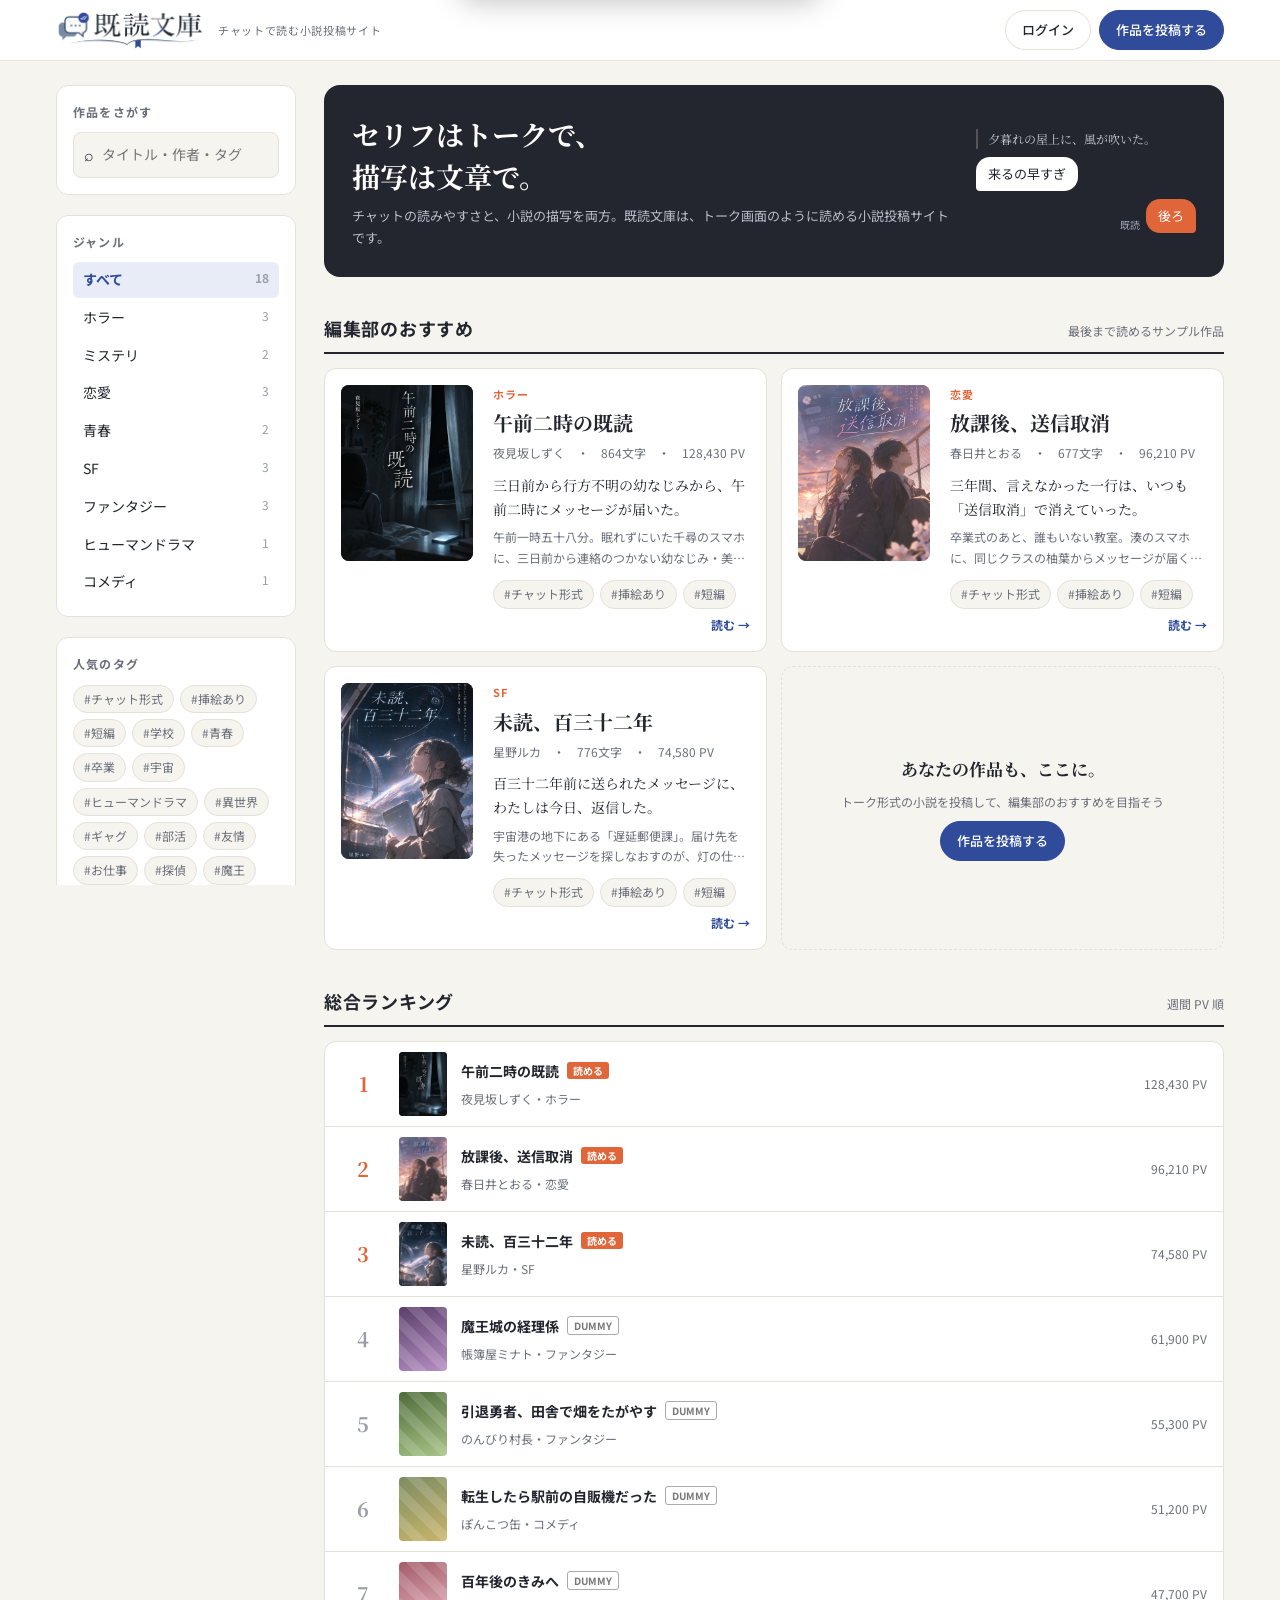
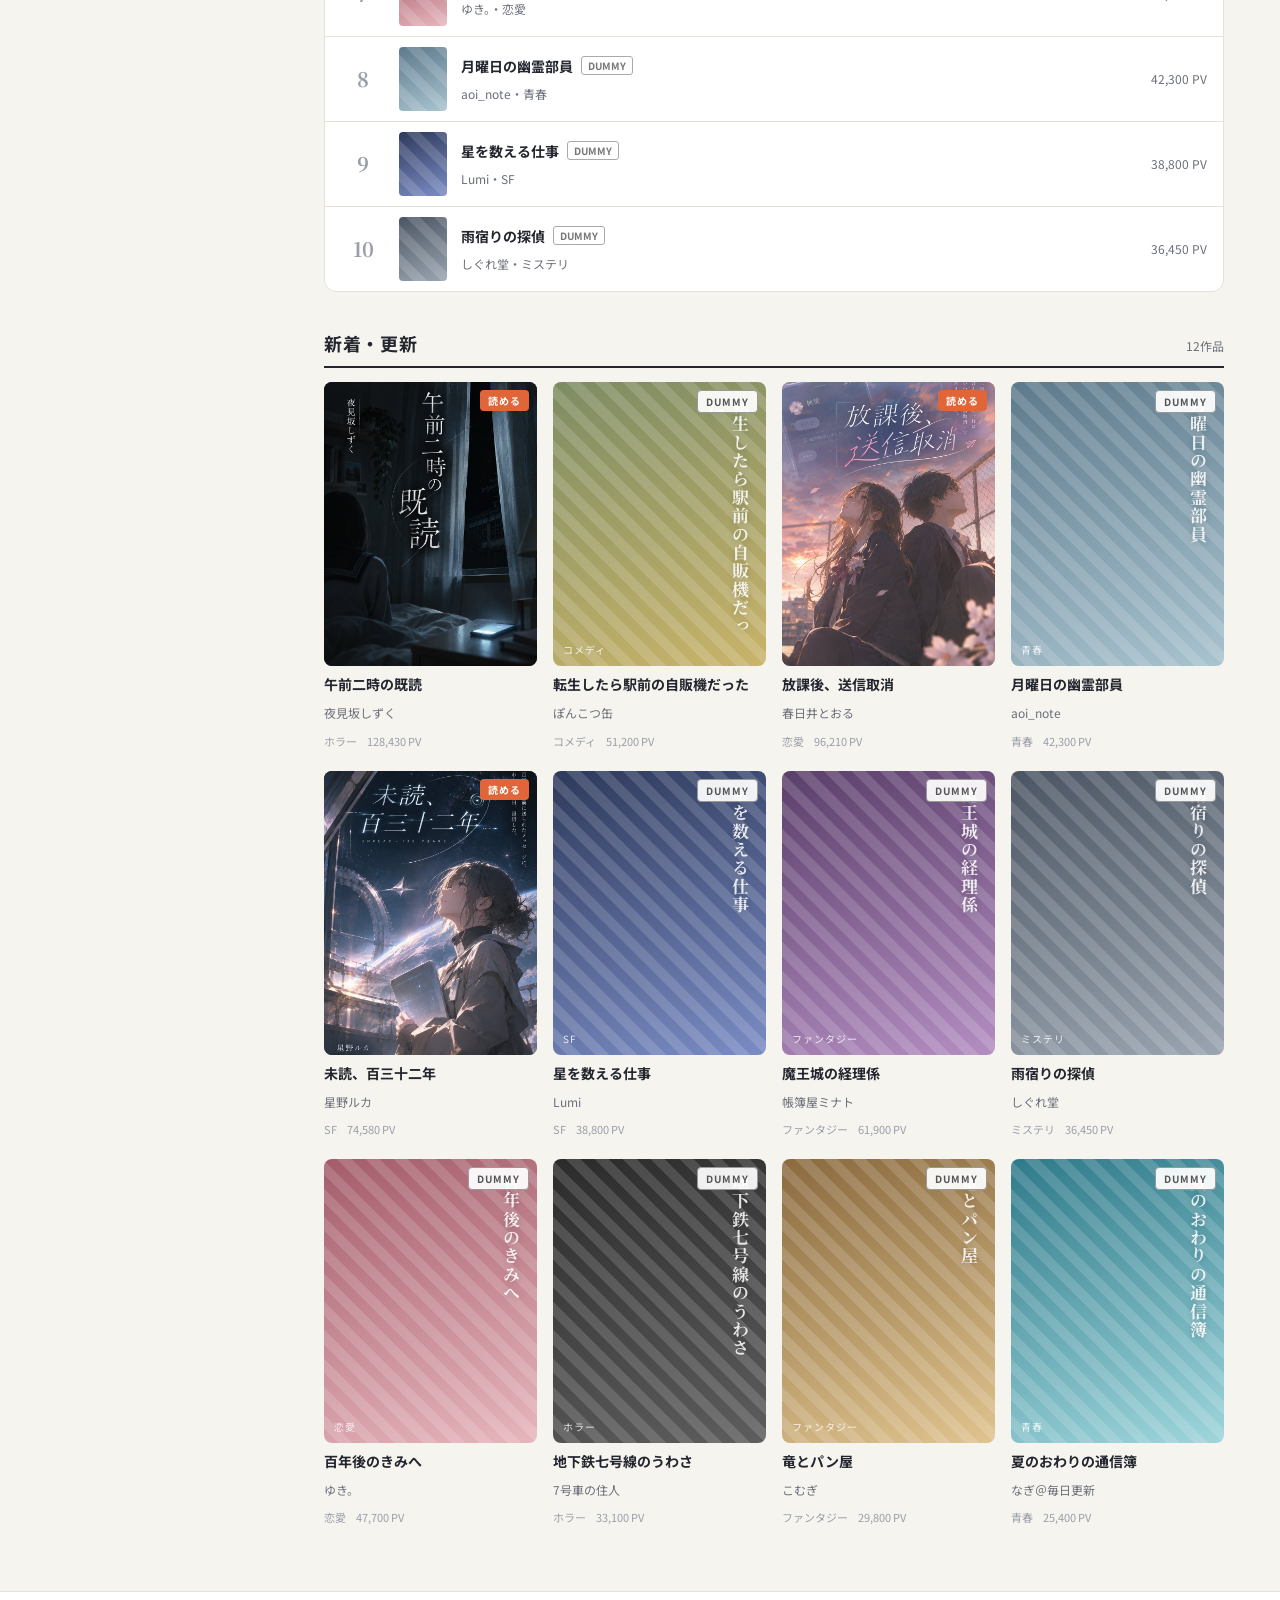
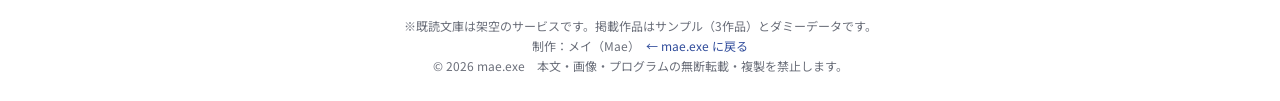
<file: web/01/index.html>
<!DOCTYPE html>
<html lang="ja">
<head>
<meta charset="UTF-8">
<meta name="viewport" content="width=device-width, initial-scale=1">
<title>既読文庫 — チャットで読む小説投稿サイト</title>
<!-- 検索エンジンに載せない（URLを知っている人だけが見る想定） -->
<meta name="robots" content="noindex, nofollow, noarchive, noimageindex">
<link rel="preconnect" href="https://fonts.googleapis.com">
<link rel="preconnect" href="https://fonts.gstatic.com" crossorigin>
<link href="https://fonts.googleapis.com/css2?family=Noto+Sans+JP:wght@400;500;700&family=Noto+Serif+JP:wght@400;600;700&display=swap" rel="stylesheet">
<style>
:root{
  --paper:#f6f4ef; --surface:#ffffff; --ink:#23262e; --sub:#6b6f7a; --faint:#9a9ea8; --line:#e4e1d9;
  --accent:#2f4b9a; --accent-soft:#e8ecf7; --kidoku:#e0663a;
  --sans:"Noto Sans JP","Hiragino Sans","Yu Gothic",sans-serif;
  --serif:"Noto Serif JP","Hiragino Mincho ProN","Yu Mincho",serif;
}
*{box-sizing:border-box;margin:0;padding:0}
body{background:var(--paper);color:var(--ink);font-family:var(--sans);line-height:1.7;-webkit-font-smoothing:antialiased}
a{color:inherit;text-decoration:none}
button{font:inherit;color:inherit;background:none;border:0;cursor:pointer}
input,select{font:inherit;color:inherit}

/* ===== サイト共通 ===== */
.site-head{background:var(--surface);border-bottom:1px solid var(--line);position:sticky;top:0;z-index:20}
.site-head .in{max-width:1200px;margin:0 auto;padding:0 16px;height:60px;display:flex;align-items:center;gap:16px}
.logo{display:flex;align-items:center;gap:10px}
.logo .mark{position:relative;width:34px;height:28px;background:var(--accent);border-radius:8px;display:grid;place-items:center;color:#fff;font-family:var(--serif);font-weight:700;font-size:15px}
.logo .mark::after{content:"";position:absolute;left:6px;bottom:-6px;border:6px solid transparent;border-top-color:var(--accent);border-left-color:var(--accent);border-bottom:0;border-right-width:4px}
.logo b{font-family:var(--serif);font-size:21px;font-weight:700;letter-spacing:.08em}
.logo small{font-size:11px;color:var(--sub);letter-spacing:.06em;margin-left:4px}
.logo .logo-img{display:none;height:40px;width:auto}
.logo.has-img .logo-img{display:block}
.logo.has-img .mark,.logo.has-img b{display:none}
.head-right{margin-left:auto;display:flex;gap:8px}
.btn{display:inline-flex;align-items:center;gap:6px;padding:8px 16px;border-radius:999px;font-size:13px;font-weight:500;border:1px solid var(--line);background:var(--surface);transition:background .15s,border-color .15s}
.btn:hover{border-color:var(--ink)}
.btn.primary{background:var(--accent);border-color:var(--accent);color:#fff}
.btn.primary:hover{background:#243c7d}

.layout{max-width:1200px;margin:0 auto;padding:24px 16px 64px;display:grid;grid-template-columns:240px minmax(0,1fr);gap:28px}
.side{position:sticky;top:84px;align-self:start;display:flex;flex-direction:column;gap:20px;max-height:calc(100vh - 100px);overflow-y:auto;scrollbar-width:thin}
.box{background:var(--surface);border:1px solid var(--line);border-radius:12px;padding:16px}
.box h3{font-size:12px;color:var(--sub);font-weight:700;letter-spacing:.1em;margin-bottom:10px}
.search{display:flex;align-items:center;gap:8px;border:1px solid var(--line);border-radius:8px;padding:8px 10px;background:var(--paper)}
.search input{border:0;background:none;outline:none;width:100%;font-size:14px}
.search:focus-within{border-color:var(--accent)}
.genres{list-style:none;display:flex;flex-direction:column;gap:2px}
.genres button{width:100%;display:flex;justify-content:space-between;padding:6px 10px;border-radius:6px;font-size:14px;text-align:left}
.genres button:hover{background:var(--paper)}
.genres button.on{background:var(--accent-soft);color:var(--accent);font-weight:700}
.genres button span{color:var(--faint);font-size:12px}
.tags{display:flex;flex-wrap:wrap;gap:6px}
.tag{font-size:12px;padding:3px 10px;border-radius:999px;background:var(--paper);border:1px solid var(--line);color:var(--sub)}
button.tag:hover{border-color:var(--sub)}
.tag.on{background:var(--accent);border-color:var(--accent);color:#fff}
.sort{display:flex;flex-direction:column;gap:6px;font-size:14px}
.sort label{display:flex;gap:8px;align-items:center;cursor:pointer}

.main{display:flex;flex-direction:column;gap:36px;min-width:0}
.sec-title{display:flex;align-items:baseline;justify-content:space-between;gap:12px;margin-bottom:14px;padding-bottom:8px;border-bottom:2px solid var(--ink)}
.sec-title h2{font-size:18px;font-weight:700;letter-spacing:.04em}
.sec-title small{font-size:12px;color:var(--sub)}

.hero{border-radius:16px;padding:28px 28px;background:var(--ink);color:#fff;display:grid;grid-template-columns:1fr auto;gap:24px;align-items:center;overflow:hidden;position:relative}
.hero h1{font-family:var(--serif);font-size:clamp(20px,2.6vw,28px);line-height:1.5;font-weight:700}
.hero p{font-size:13px;color:#b9bdc8;margin-top:8px}
.hero .demo{display:flex;flex-direction:column;gap:8px;min-width:220px}
.hero .demo .d-narr{font-family:var(--serif);font-size:12px;color:#c9ccd3;border-left:2px solid #555;padding-left:10px}
.hero .demo .d-say{align-self:flex-start;background:#fff;color:var(--ink);font-size:13px;padding:6px 12px;border-radius:14px 14px 14px 4px}
.hero .demo .d-me{align-self:flex-end;display:flex;align-items:flex-end;gap:6px}
.hero .demo .d-me b{background:var(--kidoku);font-size:13px;padding:6px 12px;border-radius:14px 14px 4px 14px;font-weight:400}
.hero .demo .d-me small{font-size:10px;color:#9aa0ad}

/* カード */
.pick{display:grid;grid-template-columns:repeat(2,minmax(0,1fr));gap:14px}
.pick .card{height:100%}
.pick .card.post{display:flex;flex-direction:column;justify-content:center;align-items:center;text-align:center;gap:8px;border-style:dashed;background:transparent;color:var(--sub)}
.pick .card.post b{font-family:var(--serif);font-size:17px;color:var(--ink)}
.pick .card.post small{font-size:12px}
.grid{display:grid;grid-template-columns:repeat(auto-fill,minmax(170px,1fr));gap:20px 16px}
.card{display:flex;flex-direction:column;gap:8px;cursor:pointer;text-align:left}
.card:hover .cover{transform:translateY(-3px);box-shadow:0 10px 24px rgba(0,0,0,.14)}
.card .t{font-weight:700;font-size:14px;line-height:1.5}
.card .a{font-size:12px;color:var(--sub)}
.card .m{display:flex;gap:10px;font-size:11px;color:var(--faint)}
/* おすすめ：左に表紙、右に説明 */
.pick .card{display:grid;grid-template-columns:132px minmax(0,1fr);gap:20px;align-items:start;background:var(--surface);border:1px solid var(--line);border-radius:12px;padding:16px}
.pick .card:hover{border-color:#c9c4b8}
.pick .badge{display:none}
.pick .info{display:flex;flex-direction:column;gap:6px;min-width:0}
.pick .info .g{font-size:11px;font-weight:700;letter-spacing:.1em;color:var(--kidoku)}
.pick .info .t{font-family:var(--serif);font-size:20px;line-height:1.4}
.pick .info .a{font-size:12px;color:var(--sub)}
.pick .info .c{font-family:var(--serif);font-size:14px;line-height:1.7;margin-top:4px}
.pick .info .s{font-size:12px;color:var(--sub);line-height:1.7;display:-webkit-box;-webkit-line-clamp:2;-webkit-box-orient:vertical;overflow:hidden}
.pick .info .foot{display:flex;flex-wrap:wrap;align-items:center;gap:6px;margin-top:6px}
.pick .info .go{margin-left:auto;font-size:12px;font-weight:700;color:var(--accent);white-space:nowrap}

.cover{position:relative;aspect-ratio:3/4;border-radius:8px;overflow:hidden;color:#fff;transition:transform .2s,box-shadow .2s;
  background:linear-gradient(160deg,var(--c1),var(--c2))}
.cover .ct{position:absolute;inset:14px 14px 30px;writing-mode:vertical-rl;font-family:var(--serif);font-weight:700;font-size:17px;line-height:1.4;letter-spacing:.08em;text-shadow:0 1px 6px rgba(0,0,0,.25)}
.cover .cg{position:absolute;left:10px;bottom:8px;font-size:10px;letter-spacing:.1em;opacity:.85}
.cover img{position:absolute;inset:0;width:100%;height:100%;display:none}
.cover.has-img img.fg{display:block;object-fit:cover;object-position:50% 30%}
.cover.has-img .ct,.cover.has-img .cg{display:none}
.badge{position:absolute;top:8px;right:8px;font-size:10px;font-weight:700;letter-spacing:.1em;padding:2px 8px;border-radius:4px;z-index:2}
.badge.sample{background:var(--kidoku);color:#fff}
.badge.dummy{background:rgba(255,255,255,.92);color:#555;border:1px solid #999}
.cover.dummy::after{content:"";position:absolute;inset:0;background:repeating-linear-gradient(45deg,rgba(255,255,255,.0) 0 10px,rgba(255,255,255,.14) 10px 20px)}
.cover.dummy .ct{opacity:.85}

/* ランキング */
.rank{list-style:none;background:var(--surface);border:1px solid var(--line);border-radius:12px;overflow:hidden}
.rank li{border-bottom:1px solid var(--line)}
.rank li:last-child{border-bottom:0}
.rank .row{display:grid;grid-template-columns:44px 48px minmax(0,1fr) auto;gap:14px;align-items:center;padding:10px 16px;width:100%;text-align:left}
.rank .row:hover{background:var(--paper)}
.rank .no{font-family:var(--serif);font-size:20px;font-weight:700;text-align:center;color:var(--faint)}
.rank li:nth-child(-n+3) .no{color:var(--kidoku)}
.rank .cover{aspect-ratio:3/4;border-radius:4px}
.rank .cover .ct,.rank .cover .cg{display:none}
.rank .cover .badge{display:none}
.rank .t{font-weight:700;font-size:14px}
.rank .t .mini{font-size:10px;font-weight:700;padding:1px 6px;border-radius:3px;margin-left:8px;vertical-align:2px}
.mini.sample{background:var(--kidoku);color:#fff}
.mini.dummy{border:1px solid #aaa;color:#777}
.rank .a{font-size:12px;color:var(--sub)}
.rank .pv{font-size:12px;color:var(--sub);text-align:right;white-space:nowrap}

.empty{padding:40px;text-align:center;color:var(--sub);background:var(--surface);border:1px dashed var(--line);border-radius:12px}

.site-foot{border-top:1px solid var(--line);background:var(--surface);padding:24px 16px;text-align:center;font-size:12px;color:var(--sub)}
.site-foot a{color:var(--accent)}

/* ===== 作品ページ ===== */
.work{max-width:960px;margin:0 auto;padding:24px 16px 64px}
.crumb{font-size:12px;color:var(--sub);margin-bottom:16px}
.crumb a:hover{color:var(--accent)}
.work-top{display:grid;grid-template-columns:220px minmax(0,1fr);gap:32px;background:var(--surface);border:1px solid var(--line);border-radius:16px;padding:24px}
.work-top h1{font-family:var(--serif);font-size:clamp(22px,3vw,30px);line-height:1.4}
.work-top .by{color:var(--sub);font-size:14px;margin-top:6px}
.work-top .catch{font-family:var(--serif);font-size:16px;margin-top:16px;padding-left:12px;border-left:3px solid var(--kidoku)}
.stats{display:flex;flex-wrap:wrap;gap:20px;margin-top:16px;font-size:12px;color:var(--sub)}
.stats b{display:block;font-size:18px;color:var(--ink)}
.work-top .acts{display:flex;flex-wrap:wrap;gap:8px;margin-top:20px}
.work-sec{margin-top:24px;background:var(--surface);border:1px solid var(--line);border-radius:16px;padding:24px}
.work-sec h2{font-size:15px;margin-bottom:12px}
.work-sec p{font-size:14px;white-space:pre-line}
.toc{list-style:none}
.toc li{border-top:1px solid var(--line)}
.toc a,.toc span.ng{display:flex;justify-content:space-between;gap:12px;padding:12px 4px;font-size:14px}
.toc a:hover{color:var(--accent)}
.toc span.ng{color:var(--faint)}
.toc small{font-size:12px;color:var(--faint)}

/* ===== 読む画面 ===== */
.reader{min-height:100vh;background:var(--r-bg);color:var(--r-text);--fs:16px}
.reader.size-s{--fs:14px}.reader.size-l{--fs:18px}
.r-bar{position:sticky;top:0;z-index:30;background:var(--r-bar);backdrop-filter:blur(8px);border-bottom:1px solid var(--r-line)}
.r-bar .in{max-width:680px;margin:0 auto;padding:0 12px;height:56px;display:flex;align-items:center;gap:10px}
.r-back{font-size:20px;padding:4px 8px;color:var(--r-sub)}
.r-title{flex:1;min-width:0;font-size:14px;font-weight:700;white-space:nowrap;overflow:hidden;text-overflow:ellipsis}
.r-title small{display:block;font-size:11px;font-weight:400;color:var(--r-sub)}
.r-tool{font-size:11px;padding:6px 10px;border-radius:999px;border:1px solid var(--r-line);color:var(--r-sub);white-space:nowrap}
.r-tool.on{border-color:var(--r-accent);color:var(--r-accent)}
.r-progress{position:fixed;top:0;left:0;height:2px;background:var(--r-accent);z-index:40;width:0}
.r-body{max-width:640px;margin:0 auto;padding:28px 16px 80px;font-size:var(--fs)}
.r-head{text-align:center;margin:12px 0 36px}
.r-head small{font-size:12px;color:var(--r-sub);letter-spacing:.2em}
.r-head h1{font-family:var(--serif);font-size:1.4em;margin-top:6px}

.blk{margin:0 0 14px}
.narr{font-family:var(--serif);color:var(--r-narr);line-height:2.05;margin:22px 0;padding:0 4px}
.sys{text-align:center}
.sys span{display:inline-block;font-size:.72em;padding:3px 12px;border-radius:999px;background:var(--r-sys);color:var(--r-sub)}
.say{display:flex;gap:10px;align-items:flex-start}
.say .av{flex:0 0 36px;height:36px;border-radius:50%;background:var(--c);color:#fff;display:grid;place-items:center;font-size:14px;font-weight:700}
.say .col{min-width:0;max-width:78%}
.say .nm{font-size:.72em;color:var(--r-sub);margin:0 0 3px 4px}
.bub{display:inline-block;padding:9px 14px;border-radius:4px 18px 18px 18px;background:var(--r-other);color:var(--r-other-text);line-height:1.6;word-break:break-word;font-size:.95em}
.say.me{justify-content:flex-end}
.say.me .row{display:flex;align-items:flex-end;gap:6px;justify-content:flex-end}
.say.me .bub{border-radius:18px 4px 18px 18px;background:var(--r-me);color:var(--r-me-text)}
.say .rd{font-size:.66em;color:var(--r-sub);white-space:nowrap}
.dots{display:inline-flex;gap:4px;padding:4px 2px}
.dots i{width:6px;height:6px;border-radius:50%;background:currentColor;opacity:.4;animation:dot 1s infinite}
.dots i:nth-child(2){animation-delay:.15s}.dots i:nth-child(3){animation-delay:.3s}
@keyframes dot{0%,60%,100%{opacity:.25;transform:translateY(0)}30%{opacity:.9;transform:translateY(-3px)}}
.say.other:not(.typed) .txt{display:none}
.say.other.typed .dots{display:none}
.say.other .bub{transition:opacity .25s ease,transform .25s ease}
.say.other.paused .bub{opacity:0;transform:scale(.85)}
.say.other.paused .dots i{animation-play-state:paused}
.say .gone{display:none;font-size:.85em;color:var(--r-sub)}
.say.unsend.unsent .bub{background:transparent;border:1px dashed var(--r-line)}
.say.unsend.unsent .txt{display:none}
.say.unsend.unsent .gone{display:inline}
.say.unsend.unsent.static .txt{display:block;text-decoration:line-through;opacity:.45;font-size:.85em}
.say.ghost .bub{background:#4a1f22;color:#ffd9d9;letter-spacing:.06em;animation:ghost 3s infinite steps(1)}
@keyframes ghost{0%,92%,100%{transform:none;filter:none}93%{transform:translateX(2px);filter:blur(.6px)}96%{transform:translateX(-2px)}}
.typing .bub{color:var(--r-sub)}
.typing .tx{font-size:.72em;color:var(--r-sub);margin:4px 0 0 4px}

.notice{display:flex;gap:10px;align-items:center;background:var(--r-sys);border:1px solid var(--r-line);border-radius:14px;padding:10px 12px;margin:20px 0}
.notice .ic{flex:0 0 34px;height:34px;border-radius:9px;background:var(--accent);color:#fff;display:grid;place-items:center;font-family:var(--serif);font-weight:700}
.notice .nt{font-size:.8em;line-height:1.5;min-width:0}
.notice .nt b{display:block;font-size:.85em;color:var(--r-sub);font-weight:500}

.illust{margin:32px -4px}
.illust .frame{position:relative;aspect-ratio:4/3;border-radius:6px;overflow:hidden;background:var(--r-sys);border:1px solid var(--r-line)}
.illust .frame img{position:absolute;inset:0;width:100%;height:100%;object-fit:cover;z-index:1}
.illust .ph{position:absolute;inset:0;display:grid;place-items:center;text-align:center;color:var(--r-sub);font-size:12px;
  background:linear-gradient(to top right,transparent calc(50% - .5px),var(--r-line) 50%,transparent calc(50% + .5px)),linear-gradient(to bottom right,transparent calc(50% - .5px),var(--r-line) 50%,transparent calc(50% + .5px))}
.illust .ph span{background:var(--r-sys);padding:6px 12px;border:1px solid var(--r-line);border-radius:4px}
.illust .cap{font-size:.75em;color:var(--r-sub);text-align:center;margin-top:8px}

.r-end{margin-top:56px;text-align:center;padding-top:28px;border-top:1px solid var(--r-line)}
.r-end p{font-family:var(--serif);font-size:1.05em;letter-spacing:.2em}
.r-end small{display:block;font-size:12px;color:var(--r-sub);margin-top:6px}
.r-end .acts{display:flex;flex-wrap:wrap;justify-content:center;gap:8px;margin-top:20px}
.r-end .btn{background:transparent;color:var(--r-text);border-color:var(--r-line)}

/* 出てくる演出 */
.fxon .blk{transition:opacity .45s ease,transform .45s cubic-bezier(.2,.8,.2,1)}
.fxon .blk:not(.in){opacity:0;transform:translateY(14px)}
.fxon .say:not(.in){transform:translateY(10px) scale(.94)}
.fxon .say.other{transform-origin:left top}
.fxon .say.me{transform-origin:right top}
.fxon .illust:not(.in){transform:none}
.fxon .illust.in.anim.fx-dark .frame{animation:flickIn 1s steps(1)}
.fxon .illust.in.anim.fx-glow .frame{animation:glowIn 1.2s ease}
.fxon .illust.in.anim.fx-glitch .frame{animation:glitchIn .8s steps(2)}
@keyframes flickIn{0%{opacity:0}15%{opacity:1}25%{opacity:.1}40%{opacity:1}50%{opacity:.3}60%,100%{opacity:1}}
@keyframes glowIn{0%{filter:blur(12px) brightness(1.8);opacity:0}100%{filter:none;opacity:1}}
@keyframes glitchIn{0%{clip-path:inset(0 0 70% 0);transform:translateX(-8px)}25%{clip-path:inset(40% 0 20% 0);transform:translateX(6px)}50%{clip-path:inset(10% 0 50% 0);transform:translateX(-4px)}75%{clip-path:inset(60% 0 0 0);transform:translateX(3px)}100%{clip-path:inset(0);transform:none}}

.fx-layer{position:fixed;inset:0;z-index:50;pointer-events:none;opacity:0}
.fx-layer.dark{background:#000;animation:fxDark 1.3s steps(1) forwards}
@keyframes fxDark{0%{opacity:0}10%{opacity:.95}22%{opacity:.4}30%{opacity:.97}55%{opacity:.85}70%{opacity:.97}100%{opacity:0}}
.fx-layer.glow{background:radial-gradient(circle at 50% 50%,rgba(255,240,225,.95),rgba(255,220,200,.55) 45%,rgba(255,255,255,0) 75%);animation:fxGlow 1.1s ease forwards}
@keyframes fxGlow{0%{opacity:0}35%{opacity:1}100%{opacity:0}}
.fx-layer.glitch{background:repeating-linear-gradient(0deg,rgba(92,200,255,.16) 0 2px,transparent 2px 5px),linear-gradient(90deg,rgba(255,0,90,.12),rgba(0,200,255,.12));animation:fxGlitch .9s steps(1) forwards}
@keyframes fxGlitch{0%{opacity:1;transform:translateX(0)}15%{transform:translateX(-12px)}30%{transform:translateX(8px);opacity:.6}45%{transform:translateX(-4px);opacity:1}60%{transform:none;opacity:.5}80%{opacity:.9}100%{opacity:0}}
.shake{animation:shake .5s steps(2)}
@keyframes shake{25%{transform:translateX(-3px)}50%{transform:translateX(3px)}75%{transform:translateX(-2px)}}

/* プッシュ通知風のトースト */
.push{position:fixed;top:12px;left:50%;z-index:60;width:min(360px,calc(100% - 24px));transform:translate(-50%,-140%);transition:transform .45s cubic-bezier(.2,.9,.2,1);
  background:rgba(250,250,252,.96);color:#222;border-radius:16px;padding:10px 12px;box-shadow:0 10px 30px rgba(0,0,0,.25);display:flex;gap:10px;align-items:center;font-size:13px}
.push.on{transform:translate(-50%,0)}
.push .ic{flex:0 0 32px;height:32px;border-radius:8px;background:var(--accent);color:#fff;display:grid;place-items:center;font-family:var(--serif);font-weight:700}
.push b{display:block;font-size:11px;color:#777;font-weight:500}

/* ダイアログ・トースト */
.modal{position:fixed;inset:0;z-index:70;background:rgba(20,22,28,.5);display:grid;place-items:center;padding:16px}
.modal .panel{background:var(--surface);border-radius:16px;max-width:420px;width:100%;padding:24px}
.modal h3{font-size:17px;margin-bottom:8px}
.modal p{font-size:14px;color:var(--sub)}
.modal ul{list-style:none;margin:16px 0;display:flex;flex-direction:column;gap:8px}
.modal ul a{display:block;padding:10px 12px;border:1px solid var(--line);border-radius:8px;font-size:14px;font-weight:700}
.modal ul a:hover{border-color:var(--accent);color:var(--accent)}
.toast{position:fixed;bottom:24px;left:50%;transform:translateX(-50%);z-index:80;background:var(--ink);color:#fff;font-size:13px;padding:10px 18px;border-radius:999px;opacity:0;transition:opacity .25s;pointer-events:none}
.toast.on{opacity:1}

/* テーマ */
.theme-horror{--r-bg:#0f1115;--r-text:#dcdee3;--r-narr:#c4c7cf;--r-sub:#7d828e;--r-line:#2a2e37;--r-other:#20232b;--r-other-text:#e6e7ea;--r-me:#3b404c;--r-me-text:#f1f1f3;--r-sys:#1a1d24;--r-accent:#d14b3d;--r-bar:rgba(15,17,21,.9)}
.theme-romance{--r-bg:#fbf4ef;--r-text:#3a2e2a;--r-narr:#4a3b35;--r-sub:#a08a80;--r-line:#ecdcd2;--r-other:#ffffff;--r-other-text:#3a2e2a;--r-me:#e8735f;--r-me-text:#fff;--r-sys:#f4e6dd;--r-accent:#e8735f;--r-bar:rgba(251,244,239,.92)}
.theme-sf{--r-bg:#0b1222;--r-text:#dbe6ff;--r-narr:#c3d2f2;--r-sub:#7486ad;--r-line:#1f2c4a;--r-other:#17223c;--r-other-text:#dbe6ff;--r-me:#2b6fd6;--r-me-text:#fff;--r-sys:#121c33;--r-accent:#5cc8ff;--r-bar:rgba(11,18,34,.9)}

/* スマホ */
@media (max-width:860px){
  .layout{grid-template-columns:1fr;gap:20px}
  .side{position:static;max-height:none;overflow:visible;min-width:0}
  .side .box{min-width:0}
  .genres{flex-direction:row;overflow-x:auto;gap:6px;padding-bottom:4px}
  .genres button{white-space:nowrap;border:1px solid var(--line);border-radius:999px;padding:4px 12px;gap:6px}
  .side .box.sortbox{display:none}
  .pick{grid-template-columns:1fr}
  .pick .card.post{display:none}
  .hero{grid-template-columns:1fr}
  .work-top{grid-template-columns:1fr;gap:20px}
  .work-top .cover{max-width:200px}
}
@media (max-width:560px){
  .logo small{display:none}
  .logo .logo-img{height:34px}
  .head-right .btn:not(.primary){display:none}
  .grid{grid-template-columns:repeat(2,minmax(0,1fr))}
  .pick .card{grid-template-columns:92px minmax(0,1fr);gap:14px;padding:12px}
  .pick .info .t{font-size:17px}
  .pick .info .s{display:none}
  .rank .row{grid-template-columns:32px 40px minmax(0,1fr);gap:10px;padding:10px 12px}
  .rank .pv{grid-column:3;text-align:left}
}
@media (prefers-reduced-motion:reduce){*{animation:none!important;transition:none!important}}
</style>
</head>
<body>
<div id="app"></div>
<div class="fx-layer" id="fx"></div>
<div class="push" id="push"><div class="ic">既</div><div><b>既読文庫 ・ いま</b><span id="push-text"></span></div></div>
<div class="toast" id="toast"></div>

<script>
/* =========================================================
   既読文庫（架空の小説投稿サイト）— ポートフォリオ用サンプル
   本文データの書き方（1行＝1ブロック）
     ['n', 文章]                     地の文（描写）
     ['s', 話者, セリフ, {noread, ghost}]  セリフ（話者が me なら右側）
       相手のセリフの入力演出： {hesitate:回数} 迷う（…が出ては消える）
                              {long:true} 長考（…が長く続く）
                              {instant:true} …なしで届く
     ['u', 話者, セリフ]              送信取消されるセリフ
     ['sys', 文字]                   日付などのシステム表示
     ['notice', 差出人, 文字]          通知
     ['typing', 話者]                入力中のまま止まる表示
     ['i', 画像名, 演出, 説明]          挿絵（演出：dark / glow / glitch）
   挿絵画像は img/画像名.jpg に置くと自動で表示されます
   ========================================================= */

const SAMPLES = [
{
  id:'kidoku-2am', sample:true, theme:'horror',
  title:'午前二時の既読', author:'夜見坂しずく', genre:'ホラー',
  tags:['チャット形式','挿絵あり','短編','学校'],
  c1:'#1b1d24', c2:'#6b1f1f', pv:128430, likes:9821, updated:'2026-11-08',
  catch:'三日前から行方不明の幼なじみから、午前二時にメッセージが届いた。',
  summary:'午前一時五十八分。眠れずにいた千尋のスマホに、三日前から連絡のつかない幼なじみ・美咲からメッセージが届く。\n「旧校舎にいる」「でも、来ないで」——噛み合わない会話。そして、千尋のアカウントから、千尋の知らないメッセージが送られはじめる。',
  chars:{ me:{name:'千尋', color:'#5c6370'}, misaki:{name:'美咲', color:'#8e3b46'} },
  episodes:[{ title:'第1話　窓を開けて', blocks:[
    ['sys','10月14日（月）'],
    ['n','午前一時五十八分。眠れずに天井を見上げていたわたしの枕元で、スマホが一度だけ震えた。'],
    ['notice','美咲','ねえ、起きてる？'],
    ['n','美咲。三日前の放課後から、誰とも連絡がつかなくなった幼なじみの名前だった。警察が来て、先生が来て、クラスのグループには毎日「何か知ってる人いない？」が流れていた。'],
    ['s','me','美咲！？　いまどこにいるの'],
    ['s','me','みんな探してるんだよ。警察にも届けてて'],
    ['n','送信すると、すぐに「既読」がついた。三日ぶりの既読だった。'],
    ['s','misaki','ごめんね',{long:true}],
    ['s','misaki','旧校舎にいる'],
    ['s','misaki','天文部の部室。覚えてる？'],
    ['n','覚えている。中学のころ、二人で星を見るためだけに入った部だ。三年前に取り壊しが決まってから、あの木造の校舎には誰も近づかない。'],
    ['s','me','なんでそんなところに'],
    ['s','me','今から行く。待ってて'],
    ['s','misaki','だめ',{hesitate:2}],
    ['s','misaki','来ないで'],
    ['s','misaki','ちひろは来ちゃだめ'],
    ['n','話が合わない。呼んだのは美咲のほうなのに。'],
    ['s','me','じゃあなんで連絡してきたの'],
    ['s','misaki','確かめたかったの',{hesitate:1}],
    ['s','misaki','ちひろのスマホに、ちゃんと届くかどうか'],
    ['n','背中に、ひやりとしたものが走った。届くかどうか。その言い方は、まるで——。'],
    ['s','misaki','あとね、ひとつだけお願い'],
    ['s','misaki','いま、ちひろの部屋のカーテン、閉まってる？'],
    ['n','わたしは顔を上げた。寝る前に閉めたはずのカーテンには、指一本ぶんの隙間があいていた。'],
    ['s','me','閉まってるけど'],
    ['s','me','なんで？'],
    ['s','misaki','よかった'],
    ['s','misaki','じゃあ、ぜったいに開けないで',{long:true}],
    ['i','horror-01','dark','カーテンの隙間'],
    ['n','隙間の向こうは、塗りつぶしたように真っ暗だった。いつもなら見えるはずの街灯の明かりが、ひとつもない。'],
    ['s','me','美咲、ふざけてるなら本気で怒るよ',{noread:true}],
    ['n','今度は、既読がつかなかった。'],
    ['n','一分。二分。画面の右上で、時計の数字だけが進んでいく。'],
    ['sys','午前2時00分'],
    ['notice','美咲','ちひろ'],
    ['s','misaki','ちひろ'],
    ['s','misaki','いま送ったの、ほんとにちひろ？',{hesitate:1}],
    ['n','指が止まった。'],
    ['s','misaki','さっきから、ちひろのアカウントから'],
    ['s','misaki','「窓を開けて」って、ずっと届いてるの'],
    ['n','わたしはトークをさかのぼった。わたしが打った覚えのないメッセージが、そこに並んでいた。'],
    ['s','me','窓を開けて',{ghost:true}],
    ['s','me','窓を開けて',{ghost:true}],
    ['s','me','みさき　まどを　あけて',{ghost:true}],
    ['n','既読は、三つともついている。'],
    ['n','そのとき、窓の外で、こつ、と小さな音がした。爪の先で、ガラスを軽く叩くような音だった。'],
    ['n','手の中のスマホでは、美咲の名前の下で「入力中…」の表示が、いつまでも点滅を続けていた。']
  ]}]
},
{
  id:'houkago-unsend', sample:true, theme:'romance',
  title:'放課後、送信取消', author:'春日井とおる', genre:'恋愛',
  tags:['チャット形式','挿絵あり','短編','青春','卒業'],
  c1:'#e8735f', c2:'#f6c08e', pv:96210, likes:12044, updated:'2026-11-06',
  catch:'三年間、言えなかった一行は、いつも「送信取消」で消えていった。',
  summary:'卒業式のあと、誰もいない教室。湊のスマホに、同じクラスの柚葉からメッセージが届く。\n一瞬だけ見えて、すぐに消える言葉。嘘が下手な彼女と、見なかったふりが下手な彼の、いちばん短くて長い放課後。',
  chars:{ me:{name:'湊', color:'#7a8a9a'}, yuzu:{name:'柚葉', color:'#e8735f'} },
  episodes:[{ title:'第1話　灰色の一行', blocks:[
    ['sys','3月1日（土）　卒業式'],
    ['n','式が終わって二時間がたつと、三年二組の教室には俺しか残っていなかった。黒板には、誰かがチョークで書いた「卒業おめでとう」が、少しななめに残っている。'],
    ['notice','柚葉','まだ学校いる？'],
    ['s','yuzu','まだ学校いる？'],
    ['s','me','いる。教室'],
    ['s','yuzu','そっか'],
    ['s','yuzu','あのさ',{long:true}],
    ['u','yuzu','ずっと言えなかったことがあって',{hesitate:2}],
    ['n','一瞬だけ見えた文字は、すぐに灰色の一行に変わった。'],
    ['s','me','いま何か消した？'],
    ['s','yuzu','消してない',{hesitate:1}],
    ['s','yuzu','誤字っただけ'],
    ['n','嘘が下手なのは、三年間ずっと変わらない。文化祭の準備で遅くなった日も、修学旅行の夜も、柚葉は肝心なところでいつも目をそらした。'],
    ['s','yuzu','屋上の鍵、今日だけ開いてるって知ってた？'],
    ['s','me','知らなかった'],
    ['s','yuzu','先生が、卒業生へのサービスだって'],
    ['s','yuzu','来る？'],
    ['n','返事を打つより先に、体が動いていた。階段を一段とばしで駆けあがる。最上階の重たい扉を押すと、冷たい風といっしょに、オレンジ色の光が流れこんできた。'],
    ['i','romance-01','glow','夕焼けの屋上'],
    ['n','フェンスにもたれて、柚葉はスマホを見ていた。まだ俺に気づいていない。名前を呼ぶかわりに、俺はメッセージを送った。'],
    ['s','me','後ろ'],
    ['n','振り返った柚葉は、ひどく驚いた顔をして、それからすぐにスマホで顔を隠した。'],
    ['s','yuzu','来るの早すぎ'],
    ['s','yuzu','まだ心の準備ができてない'],
    ['s','me','目の前にいるのにチャットするの？'],
    ['s','yuzu','このほうが言える気がする'],
    ['u','yuzu','一年の春から、ずっと好きでした',{hesitate:3}],
    ['n','灰色の一行。でも、今度は見えた。はっきりと。'],
    ['s','me','消すの、遅いよ'],
    ['n','柚葉の耳が、夕焼けよりも赤くなる。'],
    ['s','yuzu','見た？',{long:true}],
    ['s','me','見た'],
    ['s','yuzu','忘れて'],
    ['s','me','無理'],
    ['n','俺はスマホをポケットにしまった。ここから先は、画面ごしじゃなくていい。'],
    ['n','「俺も」と言った声は、風に半分さらわれた。それでも柚葉には、ちゃんと届いたらしい。'],
    ['sys','柚葉がスタンプを送信しました'],
    ['n','三年間でいちばん短くて、いちばん長い放課後だった。']
  ]}]
},
{
  id:'unread-132', sample:true, theme:'sf',
  title:'未読、百三十二年', author:'星野ルカ', genre:'SF',
  tags:['チャット形式','挿絵あり','短編','宇宙','ヒューマンドラマ'],
  c1:'#0b1a3a', c2:'#2b6fd6', pv:74580, likes:8130, updated:'2026-11-04',
  catch:'百三十二年前に送られたメッセージに、わたしは今日、返信した。',
  summary:'宇宙港の地下にある「遅延郵便課」。届け先を失ったメッセージを探しなおすのが、灯の仕事だ。\nある日、古い中継衛星から一通のメッセージが見つかる。送り主は、恒星間移民船に乗った十歳の少年。送信日は、百三十二年前だった。',
  chars:{ me:{name:'灯', color:'#4f6fa8'}, noa:{name:'ノア', color:'#2fa3c9'} },
  episodes:[{ title:'第1話　いちばん遠い手紙', blocks:[
    ['sys','2157年4月9日　第三宇宙港・遅延郵便課'],
    ['n','宇宙港の地下三階には、届け先を失った手紙が眠っている。中継衛星の故障、宛先の消滅、送り主の死亡。理由はさまざまだ。灯の仕事は、それを一通ずつ開いて、もう一度届け先を探すことだった。'],
    ['n','その日、廃棄予定の古い中継衛星の記録から、一件のメッセージが掘り起こされた。'],
    ['notice','遅延郵便課','未読メッセージ 1件（送信日：2025年4月9日）'],
    ['s','noa','これ、ちゃんと届いてますか',{instant:true}],
    ['s','noa','ぼくは移民船シラサギの、ノアといいます。十歳です',{instant:true}],
    ['s','noa','船にはおとなしかいなくて、ちょっとたいくつです',{instant:true}],
    ['s','noa','地球のだれかに、話し相手になってほしくて',{instant:true}],
    ['n','送信日は、ちょうど百三十二年前の今日。移民船シラサギは、出発から五年後に通信が途絶え、記録上は「消息不明」とされていた。'],
    ['n','返事を書いても、届く相手はもういない。灯はそれを知っていた。それでも、未読のまま閉じることはできなかった。'],
    ['s','me','届いています。返事が百三十二年遅れて、ごめんなさい',{noread:true}],
    ['sys','中継衛星を経由して送信しています……'],
    ['n','送信ボタンを押した指先が、少しだけ震えた。次の瞬間、端末の画面がざらりと乱れた。'],
    ['i','sf-01','glitch','観測窓の外を横切る、白い船影'],
    ['n','観測窓の向こうを、巨大な影がゆっくりと横切っていく。白い翼のように広がった太陽帆。船体には、かすれた文字が読めた。——SHIRASAGI。'],
    ['n','灯が送ったメッセージの横に、小さな文字が灯った。'],
    ['sys','既読'],
    ['s','noa','とどいた',{long:true}],
    ['s','noa','ほんとうに、とどいた',{hesitate:1}],
    ['s','noa','ねむっていたら、船がかってに帰ってきちゃったみたいです'],
    ['n','冷凍睡眠。百三十二年ぶんの眠りから、いま目を覚ましたばかりの、十歳の言葉だった。'],
    ['s','me','おかえりなさい、ノアさん'],
    ['s','me','いま、第三宇宙港にいます。窓から、あなたの船が見えています'],
    ['s','noa','ぼくからも見えます'],
    ['s','noa','手をふっている人がいる'],
    ['n','灯は、自分が窓に向かって手をふっていることに、そのとき初めて気がついた。'],
    ['n','その日、遅延郵便課の記録に、一件の「配達完了」が加わった。百三十二年かけて届いた、いちばん遠い手紙だった。']
  ]}]
}
];

/* ダミー作品（中身なし） */
const DUMMIES = [
  ['転生したら駅前の自販機だった','ぽんこつ缶','コメディ',['異世界','ギャグ'],51200,'2026-11-07','#7d8c63','#c9b46a'],
  ['月曜日の幽霊部員','aoi_note','青春',['部活','友情'],42300,'2026-11-05','#5d7a8c','#a9c3cf'],
  ['星を数える仕事','Lumi','SF',['宇宙','お仕事'],38800,'2026-11-02','#2e3a5c','#7a8cc4'],
  ['雨宿りの探偵','しぐれ堂','ミステリ',['探偵','短編'],36450,'2026-10-30','#4b5563','#9aa5b1'],
  ['魔王城の経理係','帳簿屋ミナト','ファンタジー',['お仕事','魔王'],61900,'2026-11-01','#5b3f6b','#b48ec2'],
  ['百年後のきみへ','ゆき。','恋愛',['手紙','切ない'],47700,'2026-10-28','#a35d6a','#e7b6bd'],
  ['地下鉄七号線のうわさ','7号車の住人','ホラー',['都市伝説','短編'],33100,'2026-10-25','#2b2b2b','#5e5e5e'],
  ['竜とパン屋','こむぎ','ファンタジー',['ほのぼの','料理'],29800,'2026-10-22','#8a6a3f','#e0c48f'],
  ['夏のおわりの通信簿','なぎ＠毎日更新','青春',['夏','友情'],25400,'2026-10-20','#2f7a8a','#9fd6dc'],
  ['終電のあとで','真夜中ラジオ','恋愛',['大人','都会'],22600,'2026-10-18','#3a3550','#8a7fb0'],
  ['アンドロイドは夢日記をつける','K-09','SF',['AI','ヒューマンドラマ'],31700,'2026-10-15','#3d5a5a','#8fc0b8'],
  ['四〇四号室の住人','宵闇ノック','ホラー',['マンション','怪談'],27900,'2026-10-12','#3b2626','#7a4a4a'],
  ['名探偵は二度寝する','すやすや探偵団','ミステリ',['コメディ','学園'],19800,'2026-10-10','#4a5d7a','#a3b6d1'],
  ['喫茶ひだまりの午後','カナリア','ヒューマンドラマ',['日常','カフェ'],17500,'2026-10-06','#7a5a44','#d6b89a'],
  ['引退勇者、田舎で畑をたがやす','のんびり村長','ファンタジー',['スローライフ','勇者'],55300,'2026-10-03','#4f6b3a','#a8c486']
].map((d,i)=>({ id:'dummy-'+(i+1), dummy:true, title:d[0], author:d[1], genre:d[2], tags:d[3], pv:d[4], updated:d[5], c1:d[6], c2:d[7],
  likes:Math.round(d[4]*0.06), catch:'（ダミーデータ）', summary:'この作品はサンプル用のダミーデータです。' }));

const WORKS = [...SAMPLES, ...DUMMIES];
const GENRES = ['ホラー','ミステリ','恋愛','青春','SF','ファンタジー','ヒューマンドラマ','コメディ'];

/* ---------- 便利関数 ---------- */
const $ = (s, r=document) => r.querySelector(s);
const app = $('#app');
const esc = s => String(s).replace(/[&<>"']/g, c => ({'&':'&amp;','<':'&lt;','>':'&gt;','"':'&quot;',"'":'&#39;'}[c]));
const num = n => n.toLocaleString('ja-JP');
const byId = id => WORKS.find(w => w.id === id);
const textOf = x => (x[0]==='s'||x[0]==='u'||x[0]==='notice') ? x[2] : (x[0]==='n'||x[0]==='sys') ? x[1] : '';
const chars = w => w.episodes ? w.episodes.reduce((a,e)=>a+e.blocks.reduce((b,x)=>b+textOf(x).length,0),0) : Math.round(w.pv/3.1);

let settings = { fx:true, size:'m' };
try { Object.assign(settings, JSON.parse(localStorage.getItem('kidoku-settings') || '{}')); } catch(e) {}
const saveSettings = () => { try { localStorage.setItem('kidoku-settings', JSON.stringify(settings)); } catch(e) {} };

const state = { q:'', genre:'', tag:'', sort:'pop' };

function toast(msg){
  const t = $('#toast'); t.textContent = msg; t.classList.add('on');
  clearTimeout(toast.tm); toast.tm = setTimeout(()=>t.classList.remove('on'), 2200);
}

/* ---------- 共通パーツ ---------- */
// 表紙画像：サンプル作品は img/cover-作品ID.jpg を置くと自動で表示（無ければ色の表紙）
function cover(w){
  const src = w.dummy ? '' : `img/cover-${w.id}.jpg`;
  const imgs = src ? `<img class="bg" src="${src}" alt="" aria-hidden="true" onerror="this.remove()"><img class="fg" src="${src}" alt="${esc(w.title)} の表紙" onload="this.parentNode.classList.add('has-img')" onerror="this.remove()">` : '';
  return `<div class="cover${w.dummy?' dummy':''}" style="--c1:${w.c1};--c2:${w.c2}">${imgs}
    <span class="badge ${w.dummy?'dummy':'sample'}">${w.dummy?'DUMMY':'読める'}</span>
    <div class="ct">${esc(w.title)}</div><div class="cg">${esc(w.genre)}</div></div>`;
}
function link(w){ return w.dummy ? `href="#" data-dummy="${w.id}"` : `href="#/work/${w.id}"`; }
function card(w){
  return `<a class="card" ${link(w)}>${cover(w)}
    <div class="t">${esc(w.title)}</div><div class="a">${esc(w.author)}</div>
    <div class="m"><span>${esc(w.genre)}</span><span>${num(w.pv)} PV</span></div></a>`;
}
function header(){
  return `<header class="site-head"><div class="in">
    <a class="logo" href="#/" aria-label="既読文庫 トップへ"><img class="logo-img" src="img/logo.png" alt="既読文庫" onload="this.parentNode.classList.add('has-img')" onerror="this.remove()"><span class="mark">既</span><b>既読文庫</b><small>チャットで読む小説投稿サイト</small></a>
    <div class="head-right"><button class="btn" data-fake>ログイン</button><button class="btn primary" data-fake>作品を投稿する</button></div>
  </div></header>`;
}
function footer(){
  return `<footer class="site-foot">※既読文庫は架空のサービスです。掲載作品はサンプル（3作品）とダミーデータです。<br>
    制作：メイ（Mae）　<a href="../../index.html">← mae.exe に戻る</a><br>
    © 2026 mae.exe　本文・画像・プログラムの無断転載・複製を禁止します。</footer>`;
}

/* ---------- トップ ---------- */
function renderTop(){
  const count = g => WORKS.filter(w => w.genre === g).length;
  const tagAll = [...new Set(WORKS.flatMap(w => w.tags))].slice(0, 18);
  app.innerHTML = header() + `<div class="layout">
    <aside class="side">
      <div class="box"><h3>作品をさがす</h3>
        <label class="search"><span aria-hidden="true">⌕</span><input id="q" type="search" placeholder="タイトル・作者・タグ" value="${esc(state.q)}"></label></div>
      <div class="box"><h3>ジャンル</h3><ul class="genres">
        <li><button data-genre="" class="${state.genre===''?'on':''}">すべて<span>${WORKS.length}</span></button></li>
        ${GENRES.map(g=>`<li><button data-genre="${g}" class="${state.genre===g?'on':''}">${g}<span>${count(g)}</span></button></li>`).join('')}
      </ul></div>
      <div class="box"><h3>人気のタグ</h3><div class="tags">
        ${tagAll.map(t=>`<button class="tag ${state.tag===t?'on':''}" data-tag="${esc(t)}">#${esc(t)}</button>`).join('')}
      </div></div>
      <div class="box sortbox"><h3>並び順</h3><div class="sort">
        ${[['pop','人気順'],['new','新着順'],['len','文字数が多い順']].map(([v,l])=>`<label><input type="radio" name="sort" value="${v}" ${state.sort===v?'checked':''}>${l}</label>`).join('')}
      </div></div>
    </aside>
    <main class="main" id="main"></main>
  </div>` + footer();
  renderMain();
  const q = $('#q');
  q.addEventListener('input', () => { state.q = q.value.trim(); renderMain(); });
}

function sorted(list){
  const f = { pop:(a,b)=>b.pv-a.pv, new:(a,b)=>b.updated.localeCompare(a.updated), len:(a,b)=>chars(b)-chars(a) }[state.sort];
  return [...list].sort(f);
}

function renderMain(){
  const main = $('#main'); if (!main) return;
  const filtering = state.q || state.genre || state.tag;
  if (filtering){
    const q = state.q.toLowerCase();
    const hit = sorted(WORKS.filter(w =>
      (!state.genre || w.genre === state.genre) &&
      (!state.tag || w.tags.includes(state.tag)) &&
      (!q || [w.title, w.author, w.genre, ...w.tags, w.summary].join(' ').toLowerCase().includes(q))));
    const label = [state.genre, state.tag && '#'+state.tag, state.q && `「${state.q}」`].filter(Boolean).join(' / ');
    main.innerHTML = `<section><div class="sec-title"><h2>検索結果：${esc(label)}</h2><small>${hit.length}件　<button class="tag" data-clear>条件をクリア</button></small></div>
      ${hit.length ? `<div class="grid">${hit.map(card).join('')}</div>` : `<div class="empty">条件に合う作品が見つかりませんでした。</div>`}</section>`;
    return;
  }
  const rank = [...WORKS].sort((a,b)=>b.pv-a.pv).slice(0,10);
  const fresh = [...WORKS].sort((a,b)=>b.updated.localeCompare(a.updated)).slice(0,12);
  main.innerHTML = `
    <section class="hero">
      <div><h1>セリフはトークで、<br>描写は文章で。</h1><p>チャットの読みやすさと、小説の描写を両方。既読文庫は、トーク画面のように読める小説投稿サイトです。</p></div>
      <div class="demo" aria-hidden="true"><div class="d-narr">夕暮れの屋上に、風が吹いた。</div><div class="d-say">来るの早すぎ</div><div class="d-me"><small>既読</small><b>後ろ</b></div></div>
    </section>
    <section><div class="sec-title"><h2>編集部のおすすめ</h2><small>最後まで読めるサンプル作品</small></div>
      <div class="pick">${SAMPLES.map(w=>`<a class="card" href="#/work/${w.id}">${cover(w)}
        <div class="info"><span class="g">${esc(w.genre)}</span><span class="t">${esc(w.title)}</span><span class="a">${esc(w.author)}　・　${num(chars(w))}文字　・　${num(w.pv)} PV</span>
          <p class="c">${esc(w.catch)}</p><p class="s">${esc(w.summary.replace(/\n/g,''))}</p>
          <div class="foot">${w.tags.slice(0,3).map(t=>`<span class="tag">#${esc(t)}</span>`).join('')}<span class="go">読む →</span></div></div></a>`).join('')}
        <button class="card post" data-fake><b>あなたの作品も、ここに。</b><small>トーク形式の小説を投稿して、編集部のおすすめを目指そう</small><span class="btn primary">作品を投稿する</span></button></div></section>
    <section><div class="sec-title"><h2>総合ランキング</h2><small>週間 PV 順</small></div>
      <ol class="rank">${rank.map((w,i)=>`<li><a class="row" ${link(w)}><span class="no">${i+1}</span>${cover(w)}
        <span><span class="t">${esc(w.title)}<span class="mini ${w.dummy?'dummy':'sample'}">${w.dummy?'DUMMY':'読める'}</span></span><br><span class="a">${esc(w.author)}・${esc(w.genre)}</span></span>
        <span class="pv">${num(w.pv)} PV</span></a></li>`).join('')}</ol></section>
    <section><div class="sec-title"><h2>新着・更新</h2><small>${fresh.length}作品</small></div>
      <div class="grid">${fresh.map(card).join('')}</div></section>`;
}

/* ---------- 作品ページ ---------- */
function renderWork(w){
  app.innerHTML = header() + `<div class="work">
    <nav class="crumb"><a href="#/">トップ</a> ／ ${esc(w.genre)} ／ ${esc(w.title)}</nav>
    <div class="work-top">${cover(w)}
      <div><h1>${esc(w.title)}</h1><div class="by">作者：${esc(w.author)}</div>
        <p class="catch">${esc(w.catch)}</p>
        <div class="tags" style="margin-top:14px">${w.tags.map(t=>`<span class="tag">#${esc(t)}</span>`).join('')}</div>
        <div class="stats"><span><b>${num(w.pv)}</b>PV</span><span><b>${num(w.likes)}</b>いいね</span><span><b>${num(chars(w))}</b>文字</span><span><b>${w.updated.replace(/-/g,'/')}</b>最終更新</span></div>
        <div class="acts"><a class="btn primary" href="#/read/${w.id}/1">第1話から読む</a><button class="btn" data-fake>♡ いいね</button><button class="btn" data-fake>＋ 本棚に追加</button></div>
      </div></div>
    <section class="work-sec"><h2>あらすじ</h2><p>${esc(w.summary)}</p></section>
    <section class="work-sec"><h2>目次</h2><ul class="toc">
      ${w.episodes.map((e,i)=>`<li><a href="#/read/${w.id}/${i+1}">${esc(e.title)}<small>${w.updated.replace(/-/g,'/')}</small></a></li>`).join('')}
      <li><span class="ng">第2話　（サンプルでは第1話まで）<small>未収録</small></span></li>
    </ul></section>
  </div>` + footer();
}

/* ---------- 読む画面 ---------- */
function blockHTML(b, w){
  const [t] = b;
  if (t === 'n') return `<p class="blk narr" data-t="n">${esc(b[1])}</p>`;
  if (t === 'sys') return `<div class="blk sys" data-t="sys"><span>${esc(b[1])}</span></div>`;
  if (t === 'notice') return `<div class="blk notice" data-t="notice" data-text="${esc(b[1]+'：'+b[2])}"><div class="ic">既</div><div class="nt"><b>${esc(b[1])}</b>${esc(b[2])}</div></div>`;
  if (t === 'i') return `<figure class="blk illust fx-${b[2]}" data-t="illust" data-fx="${b[2]}"><div class="frame">
      <div class="ph"><span>挿絵：${esc(b[3])}<br>NO IMAGE</span></div><img src="img/${b[1]}.jpg" alt="${esc(b[3])}" onerror="this.remove()"></div>
      <figcaption class="cap">${esc(b[3])}</figcaption></figure>`;
  if (t === 'typing'){
    const c = w.chars[b[1]];
    return `<div class="blk say other typing" data-t="typing"><div class="av" style="--c:${c.color}">${esc(c.name[0])}</div>
      <div class="col"><div class="nm">${esc(c.name)}</div><div class="bub"><span class="dots"><i></i><i></i><i></i></span></div><div class="tx">${esc(c.name)}が入力中…</div></div></div>`;
  }
  if (t === 's' || t === 'u'){
    const who = b[1], text = b[2], opt = b[3] || {}, c = w.chars[who];
    if (c && who === 'me'){
      return `<div class="blk say me${opt.ghost?' ghost':''}" data-t="say"><div class="col"><div class="row">
        ${opt.noread ? '' : '<span class="rd">既読</span>'}<div class="bub"><span class="txt">${esc(text)}</span></div></div></div></div>`;
    }
    const wa = (opt.hesitate ? ` data-hes="${opt.hesitate}"` : '') + (opt.long ? ' data-long="1"' : '') + (opt.instant ? ' data-instant="1"' : '');
    return `<div class="blk say other${t==='u'?' unsend':''}" data-t="say" data-len="${text.length}"${wa}>
      <div class="av" style="--c:${c.color}">${esc(c.name[0])}</div>
      <div class="col"><div class="nm">${esc(c.name)}</div><div class="bub"><span class="dots"><i></i><i></i><i></i></span><span class="txt">${esc(text)}</span><span class="gone">メッセージの送信を取り消しました</span></div></div></div>`;
  }
  return '';
}

let io = null, queue = [], busy = false, timers = [];
const wait = ms => new Promise(r => timers.push(setTimeout(r, ms)));

function renderRead(w, epNo){
  const ep = w.episodes[epNo-1] || w.episodes[0];
  app.innerHTML = `<div class="reader theme-${w.theme} size-${settings.size}${settings.fx?' fxon':''}" id="reader">
    <div class="r-progress" id="prog"></div>
    <div class="r-bar"><div class="in">
      <a class="r-back" href="#/work/${w.id}" aria-label="作品ページへ戻る">‹</a>
      <div class="r-title">${esc(w.title)}<small>${esc(ep.title)}</small></div>
      <button class="r-tool ${settings.fx?'on':''}" id="fxbtn" aria-pressed="${settings.fx}">演出 ${settings.fx?'ON':'OFF'}</button>
      <button class="r-tool" id="sizebtn">文字 ${({s:'小',m:'中',l:'大'})[settings.size]}</button>
    </div></div>
    <article class="r-body" id="body">
      <header class="r-head"><small>${esc(w.author)}</small><h1>${esc(ep.title)}</h1></header>
      ${ep.blocks.map(b => blockHTML(b, w)).join('')}
      <div class="r-end"><p>第1話　おわり</p><small>サンプルでは第1話までお読みいただけます</small>
        <div class="acts"><a class="btn" href="#/work/${w.id}">作品ページへ</a><a class="btn" href="#/">ほかの作品をさがす</a></div></div>
    </article></div>`;
  $('#fxbtn').addEventListener('click', toggleFx);
  $('#sizebtn').addEventListener('click', () => {
    settings.size = ({s:'m', m:'l', l:'s'})[settings.size]; saveSettings();
    const r = $('#reader'); r.classList.remove('size-s','size-m','size-l'); r.classList.add('size-'+settings.size);
    $('#sizebtn').textContent = '文字 ' + ({s:'小',m:'中',l:'大'})[settings.size];
  });
  window.addEventListener('scroll', onProgress, { passive:true });
  onProgress();
  startReveal();
}

function onProgress(){
  const p = $('#prog'); if (!p) return;
  const h = document.documentElement.scrollHeight - innerHeight;
  p.style.width = (h > 0 ? Math.min(100, scrollY / h * 100) : 100) + '%';
}

function finalize(el){
  el.classList.add('in','typed');
  if (el.classList.contains('unsend')) el.classList.add('unsent','static');
}

function startReveal(){
  const blks = [...document.querySelectorAll('#body .blk:not(.in)')];
  if (!settings.fx || !('IntersectionObserver' in window)){ blks.forEach(finalize); return; }
  io = new IntersectionObserver(es => {
    es.forEach(e => { if (e.isIntersecting){ io.unobserve(e.target); queue.push(e.target); } });
    pump();
  }, { rootMargin:'0px 0px -10% 0px', threshold:0.1 });
  blks.forEach(b => io.observe(b));
}

function pump(){
  if (busy || !queue.length) return;
  busy = true;
  const el = queue.shift();
  reveal(el, queue.length > 3).then(() => { busy = false; pump(); });
}

async function reveal(el, fast){
  const t = el.dataset.t;
  if (t === 'illust'){
    if (!fast){ await playFx(el.dataset.fx); el.classList.add('anim'); }
    el.classList.add('in');
    await wait(fast ? 40 : 700);
    return;
  }
  if (el.dataset.instant) el.classList.add('typed');
  el.classList.add('in');
  if (t === 'say' && el.classList.contains('other')){
    const h = Number(el.dataset.hes || 0), isLong = !!el.dataset.long;
    if (el.dataset.instant){
      if (!fast) await wait(260);
    } else if (h || isLong){
      // 迷う・長考は話の見せ場なので、速くスクロールしていても省かない（少し短くする）
      const k2 = fast ? 0.6 : 1;
      for (let k = 0; k < h; k++){
        await wait((1000 + k * 300) * k2);
        el.classList.add('paused');
        await wait((1300 + k * 500) * k2);
        el.classList.remove('paused');
      }
      await wait((isLong ? 2800 : 600) * k2);
    } else if (!fast){
      await wait(420 + Math.min(Number(el.dataset.len||0) * 22, 650));
    }
    el.classList.add('typed');
    if (el.classList.contains('unsend')) wait(1500).then(() => el.classList.add('unsent'));
    await wait(fast ? 40 : 180);
    return;
  }
  if (t === 'notice' && !fast) showPush(el.dataset.text);
  await wait(fast ? 40 : (t === 'n' ? 260 : 180));
}

async function playFx(type){
  const fx = $('#fx');
  fx.className = 'fx-layer'; void fx.offsetWidth; fx.className = 'fx-layer ' + type;
  if (type === 'glitch'){ const r = $('#reader'); r && r.classList.add('shake'); wait(500).then(()=>r && r.classList.remove('shake')); }
  await wait(type === 'dark' ? 900 : type === 'glow' ? 450 : 500);
  wait(800).then(() => { fx.className = 'fx-layer'; });
}

function showPush(text){
  const p = $('#push'); $('#push-text').textContent = text;
  p.classList.add('on');
  wait(2600).then(() => p.classList.remove('on'));
}

function toggleFx(){
  settings.fx = !settings.fx; saveSettings();
  const r = $('#reader'), b = $('#fxbtn');
  r.classList.toggle('fxon', settings.fx);
  b.classList.toggle('on', settings.fx); b.setAttribute('aria-pressed', settings.fx);
  b.textContent = '演出 ' + (settings.fx ? 'ON' : 'OFF');
  if (!settings.fx){ stopReveal(); document.querySelectorAll('#body .blk').forEach(finalize); }
  else { startReveal(); }
}

function stopReveal(){
  if (io){ io.disconnect(); io = null; }
  queue = []; busy = false; timers.forEach(clearTimeout); timers = [];
  const fx = $('#fx'); if (fx) fx.className = 'fx-layer';
  const p = $('#push'); if (p) p.classList.remove('on');
}

/* ---------- ダミー作品 ---------- */
function showDummy(w){
  const m = document.createElement('div');
  m.className = 'modal';
  m.innerHTML = `<div class="panel" role="dialog" aria-modal="true"><h3>「${esc(w.title)}」はダミー作品です</h3>
    <p>この作品は一覧を見せるためのダミーデータで、本文はありません。最後まで読めるのは、次の3作品です。</p>
    <ul>${SAMPLES.map(s=>`<li><a href="#/work/${s.id}">${esc(s.title)}　<small style="font-weight:400;color:var(--sub)">${esc(s.genre)}</small></a></li>`).join('')}</ul>
    <button class="btn" data-close>閉じる</button></div>`;
  document.body.appendChild(m);
  m.addEventListener('click', e => { if (e.target === m || e.target.closest('[data-close]') || e.target.closest('a')) m.remove(); });
}

/* ---------- クリック操作のまとめ ---------- */
document.addEventListener('click', e => {
  const d = e.target.closest('[data-dummy]');
  if (d){ e.preventDefault(); showDummy(byId(d.dataset.dummy)); return; }
  if (e.target.closest('[data-fake]')){ toast('サンプルのため、この機能は動きません'); return; }
  const g = e.target.closest('[data-genre]');
  if (g){ state.genre = g.dataset.genre; renderTop(); return; }
  const t = e.target.closest('[data-tag]');
  if (t){ state.tag = state.tag === t.dataset.tag ? '' : t.dataset.tag; renderTop(); return; }
  if (e.target.closest('[data-clear]')){ Object.assign(state, { q:'', genre:'', tag:'' }); renderTop(); return; }
});
document.addEventListener('change', e => {
  if (e.target.name === 'sort'){ state.sort = e.target.value; renderMain(); }
});

/* ---------- 画面の切り替え ---------- */
function route(){
  stopReveal();
  window.removeEventListener('scroll', onProgress);
  const [page, id, ep] = location.hash.replace(/^#\/?/, '').split('/');
  const w = byId(id);
  if (page === 'work' && w && !w.dummy) renderWork(w);
  else if (page === 'read' && w && !w.dummy) renderRead(w, Number(ep) || 1);
  else renderTop();
  window.scrollTo(0, 0);
}
window.addEventListener('hashchange', route);
route();
</script>
</body>
</html>
</file>
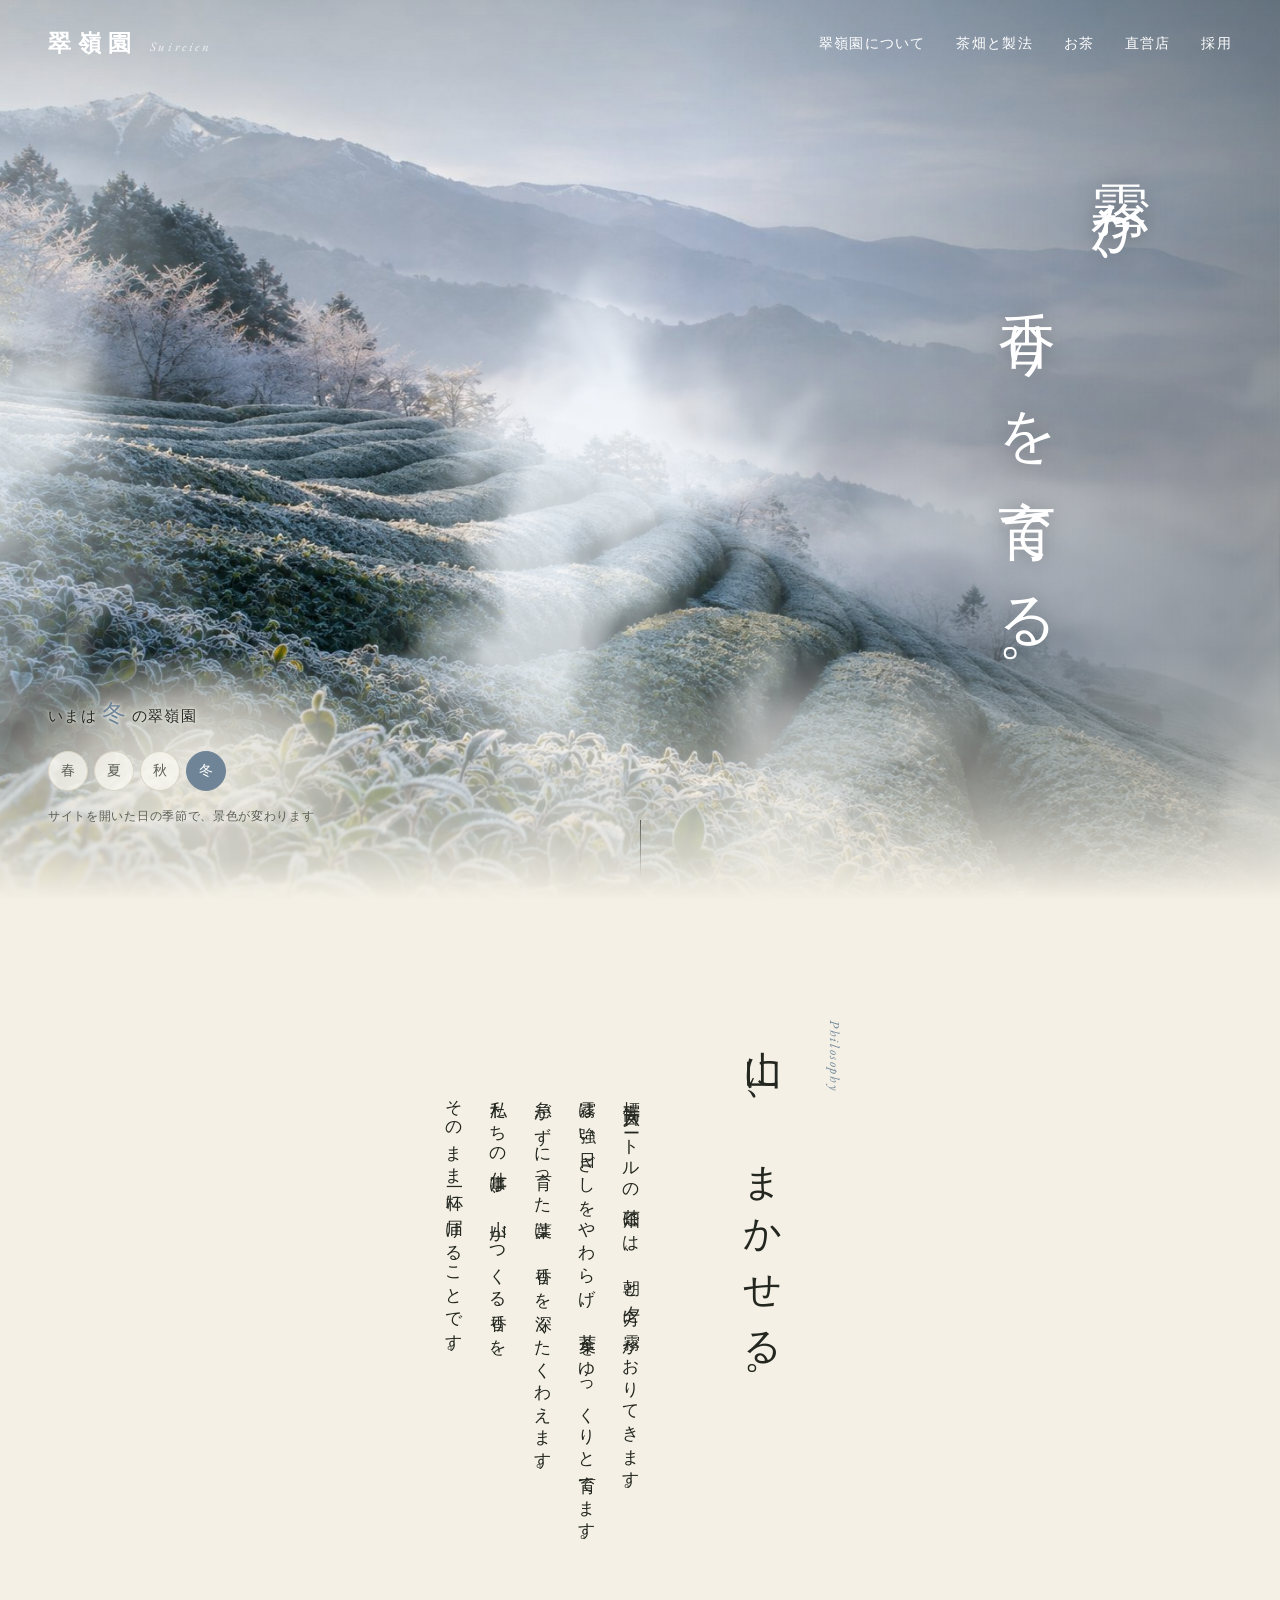
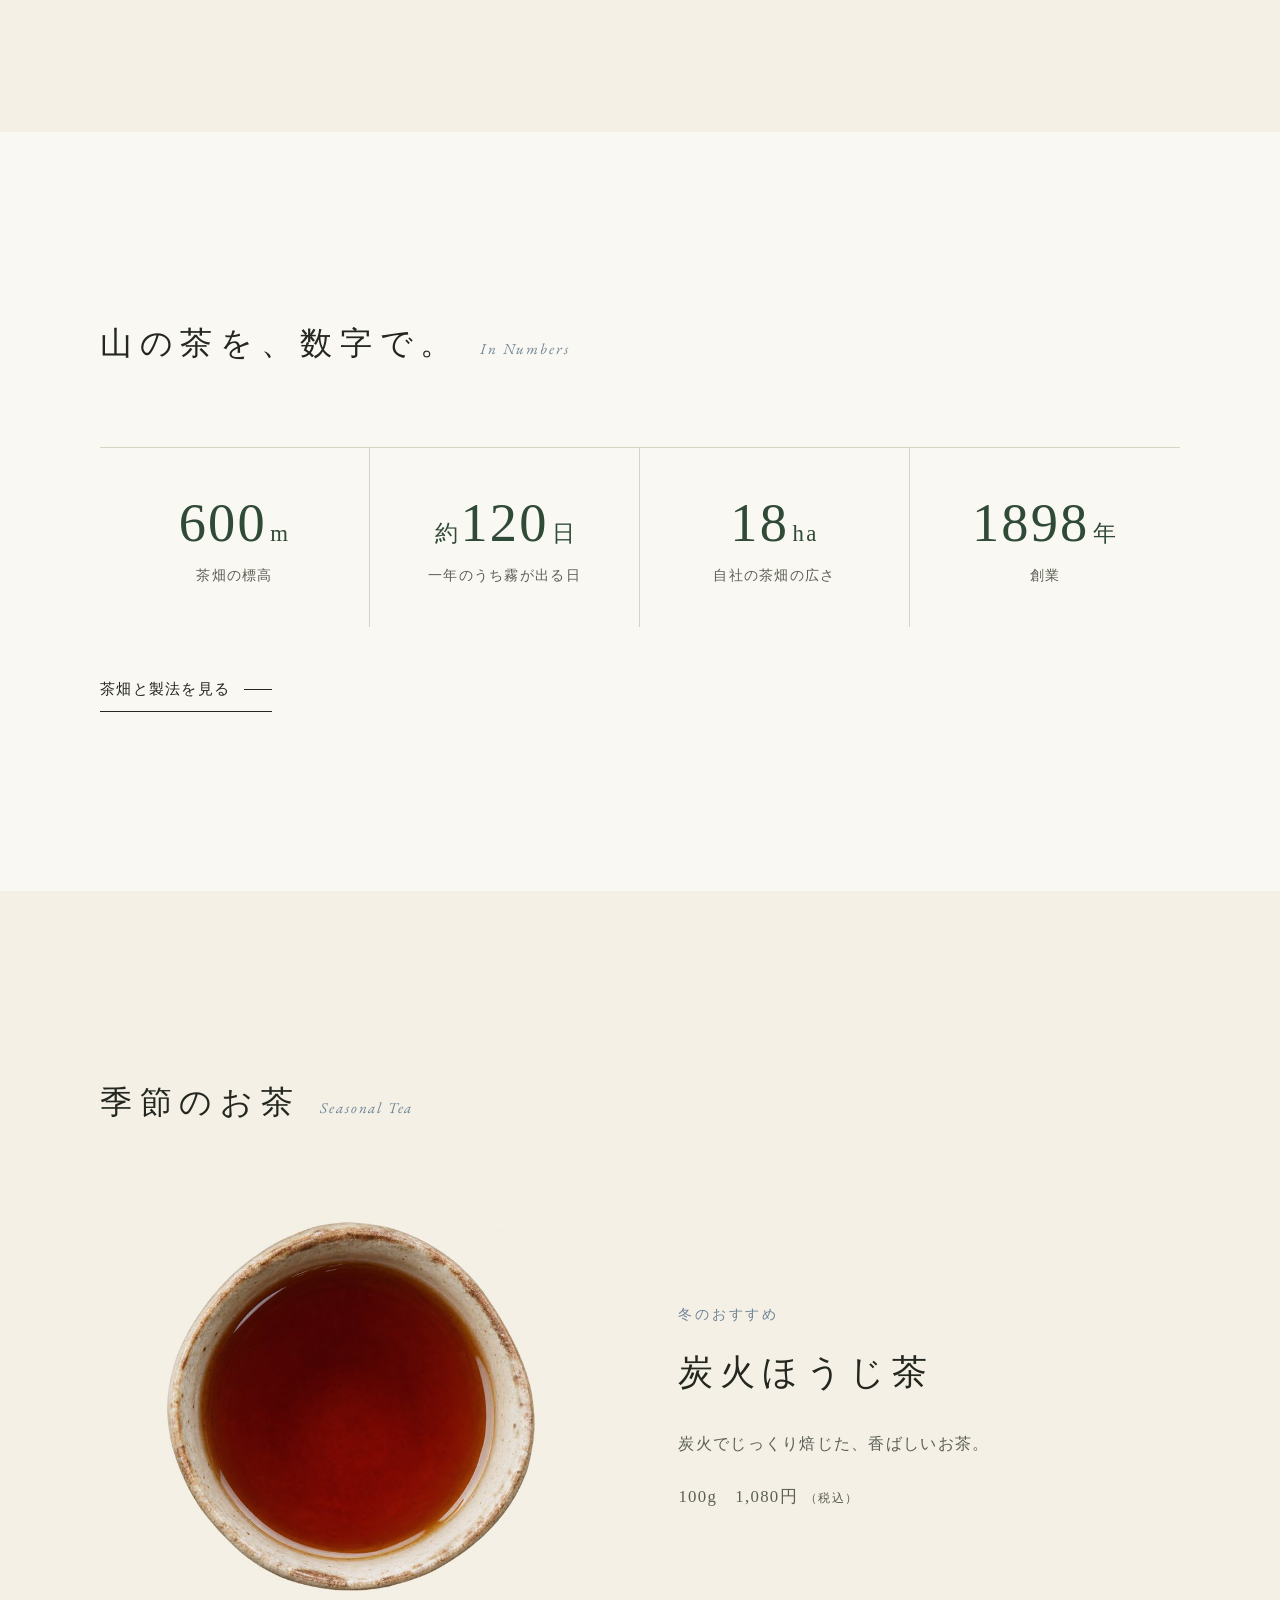
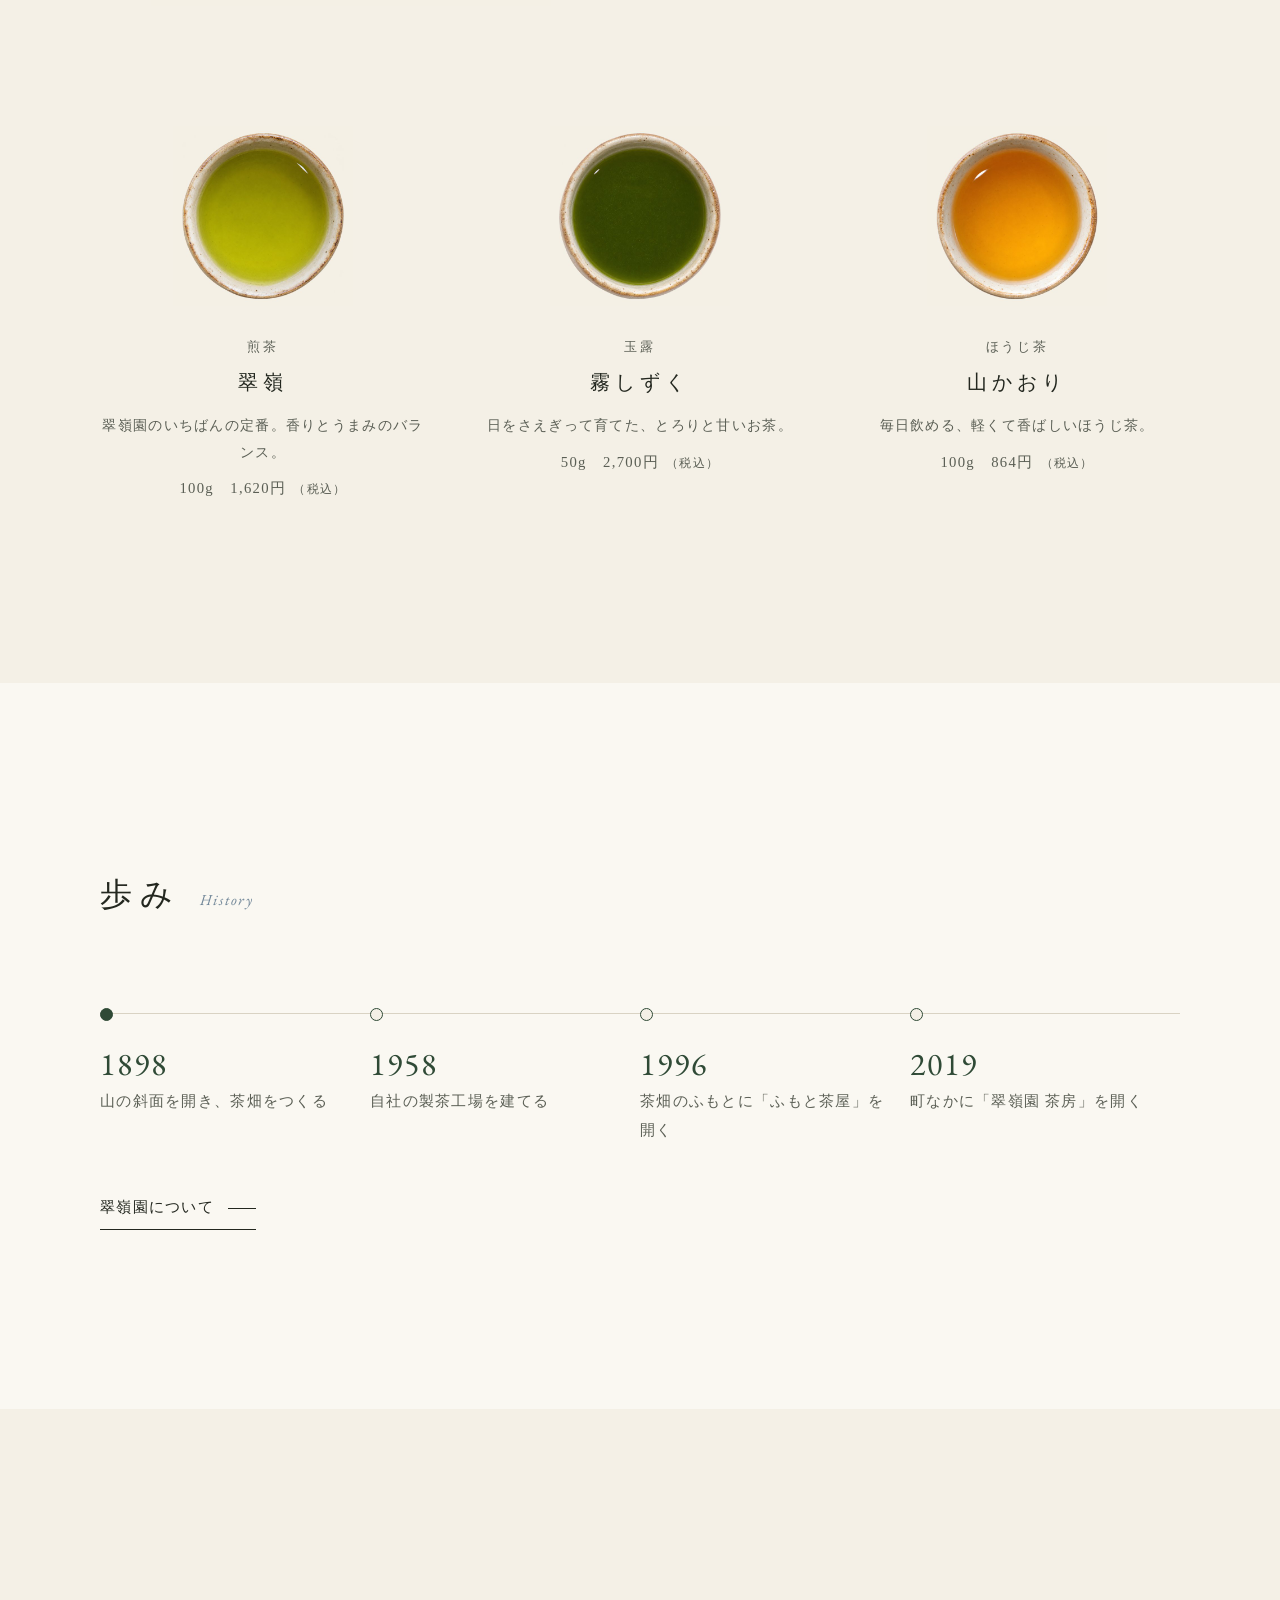
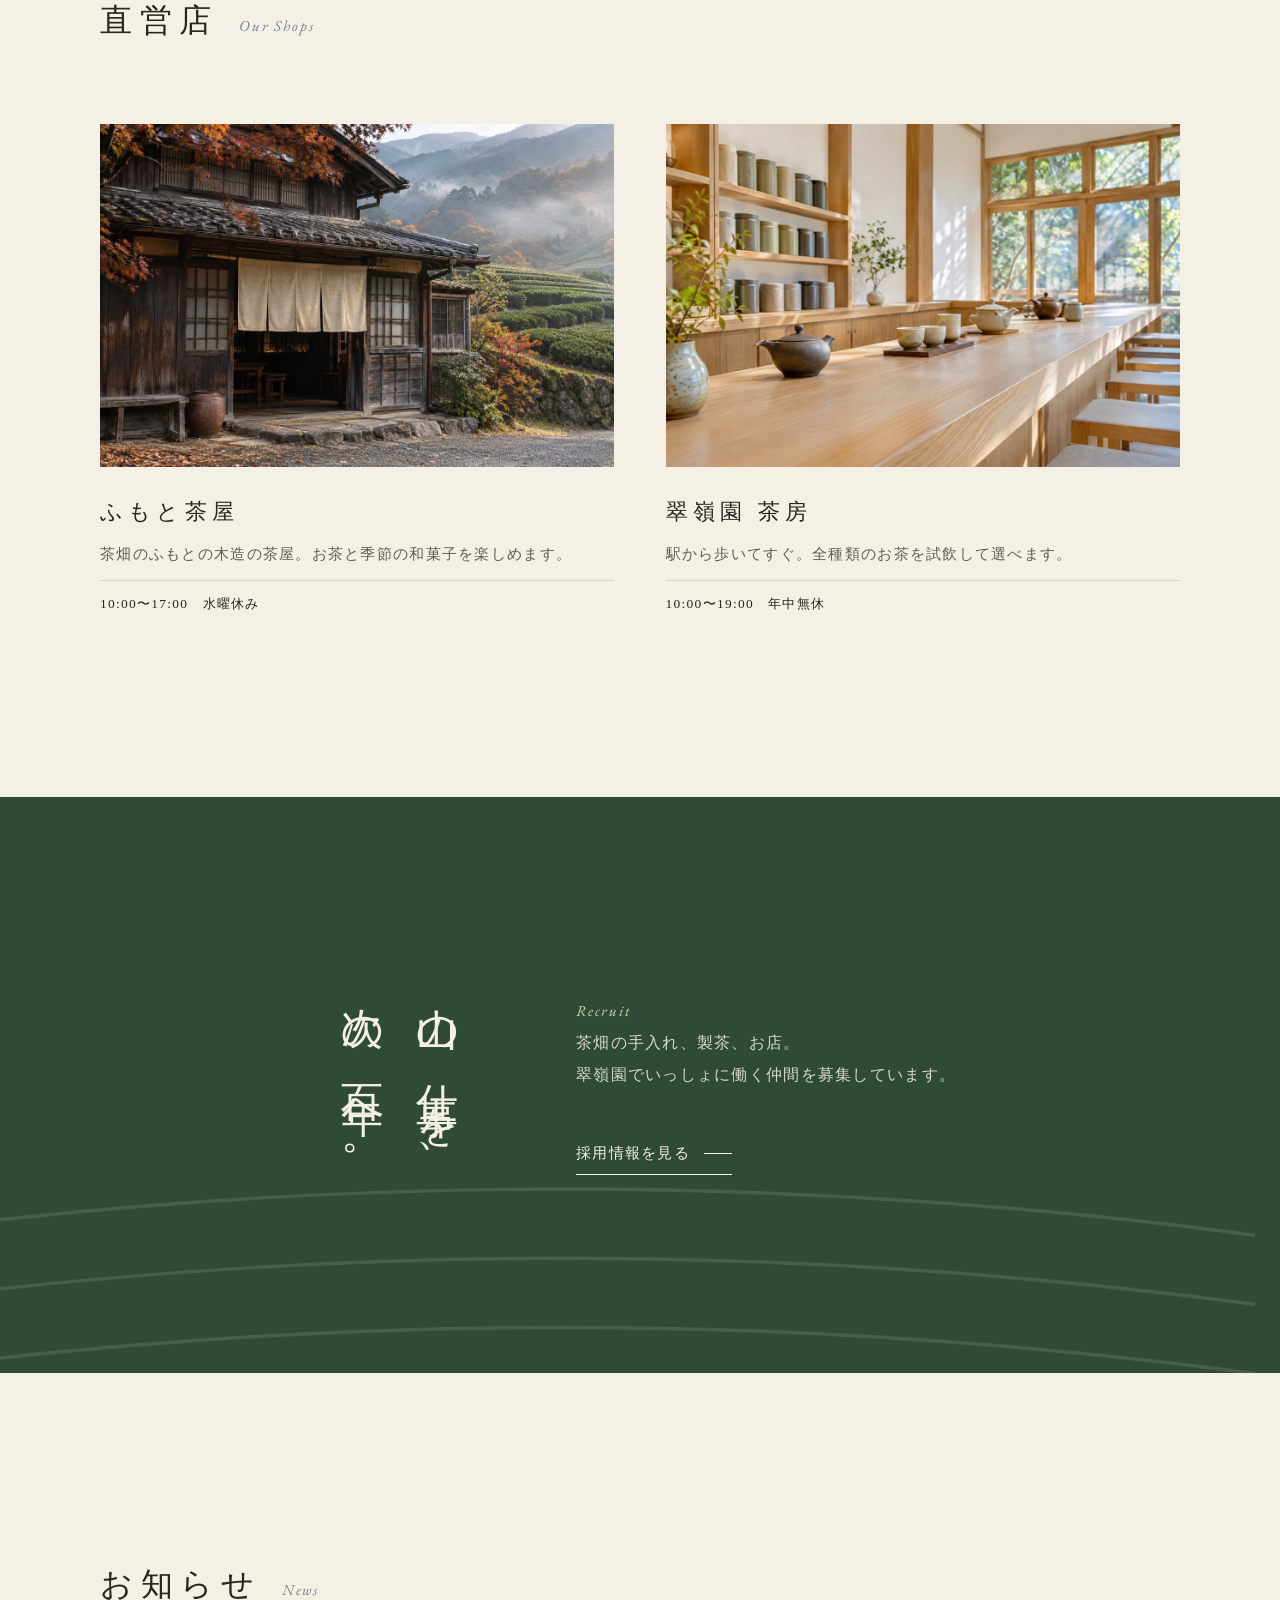
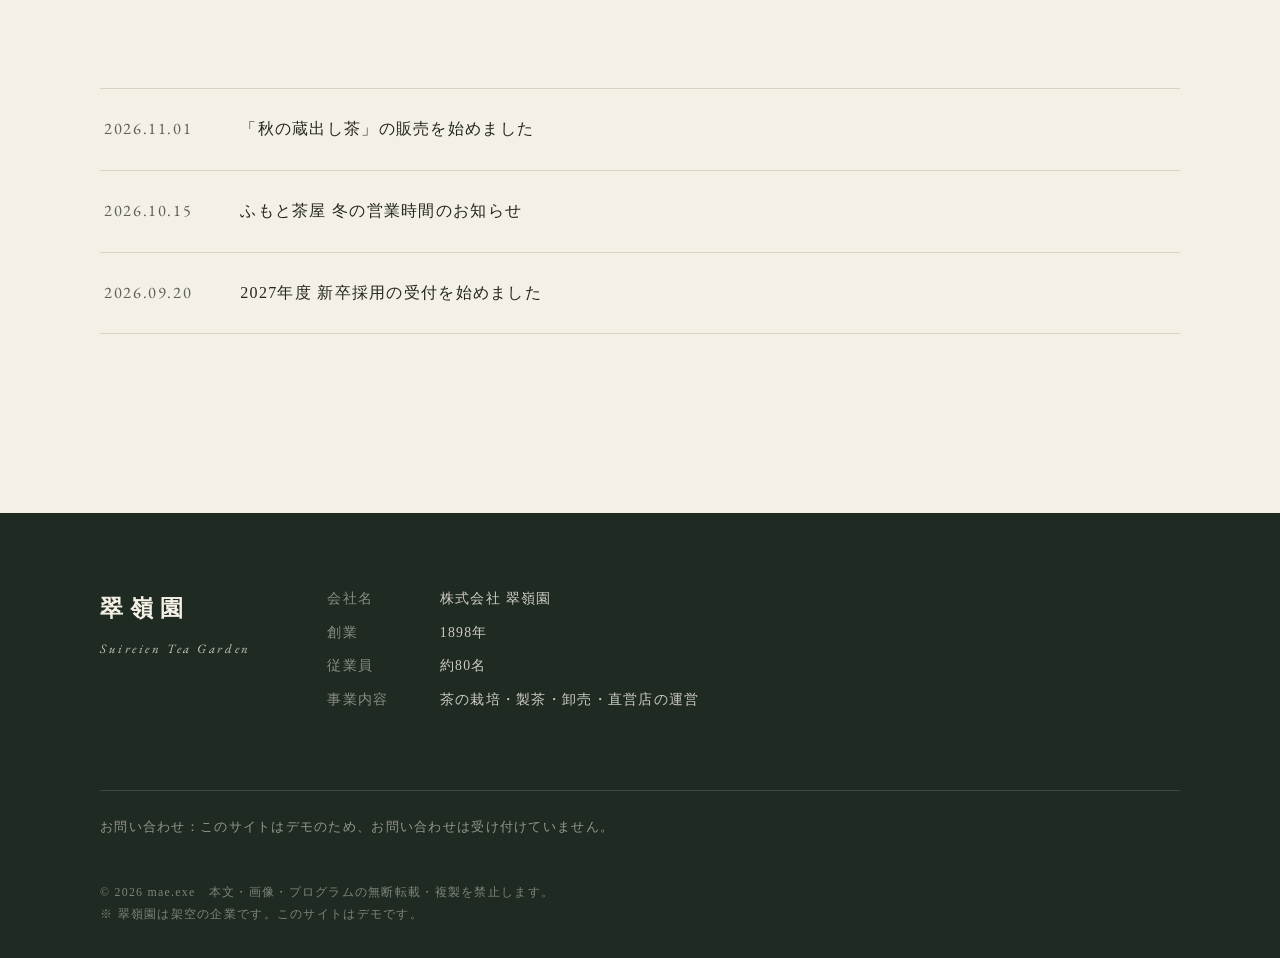
<file: web/03/index.html>
<!doctype html>
<html lang="ja">
<head>
<meta charset="utf-8">
<meta name="viewport" content="width=device-width, initial-scale=1">
<title>翠嶺園 — 霧が、香りを育てる。</title>
<meta name="description" content="霧が、香りを育てる。標高六百メートルの山で茶を育てる、創業1898年の茶園。（架空の企業のサンプルサイトです）">
<meta name="robots" content="noindex, nofollow, noarchive, noimageindex">
<link rel="preconnect" href="https://fonts.googleapis.com">
<link rel="preconnect" href="https://fonts.gstatic.com" crossorigin>
<link href="https://fonts.googleapis.com/css2?family=Zen+Old+Mincho:wght@400;700&family=EB+Garamond:ital@0;1&display=swap" rel="stylesheet">
<style>
:root{
  --ink:#23271f;
  --ink-soft:#5b5f55;
  --green:#2f4a36;
  --kinari:#f4f0e6;
  --paper:#faf8f2;
  --line:#d9d3c4;
  --accent:#b5652b;      /* 季節ごとに入れ替える */
  --sky:#f1e8dc;
  --mincho:"Zen Old Mincho","Hiragino Mincho ProN","Yu Mincho",serif;
  --latin:"EB Garamond","Zen Old Mincho",serif;
}
body[data-season="spring"]{--accent:#8fae2f;--sky:#eef2e0}
body[data-season="summer"]{--accent:#3d7a4c;--sky:#e3eee6}
body[data-season="autumn"]{--accent:#b5652b;--sky:#f1e8dc}
body[data-season="winter"]{--accent:#6f8597;--sky:#eceff2}

*{box-sizing:border-box;margin:0;padding:0}
html{scroll-behavior:smooth}
body{background:var(--kinari);color:var(--ink);font-family:var(--mincho);line-height:2;letter-spacing:.08em;-webkit-font-smoothing:antialiased;overflow-x:hidden;transition:background-color .8s}
a{color:inherit;text-decoration:none}
img{display:block;max-width:100%}
.en{font-family:var(--latin);font-style:italic;letter-spacing:.12em;font-size:.95rem;color:var(--accent);transition:color .8s}

/* ---------- ヘッダー ---------- */
.hd{position:fixed;inset:0 0 auto 0;z-index:20;display:flex;align-items:center;justify-content:space-between;padding:20px clamp(16px,4vw,48px);color:#fff;transition:background-color .4s,color .4s,padding .4s}
.hd.is-solid{background:rgba(244,240,230,.94);color:var(--ink);padding-top:12px;padding-bottom:12px;box-shadow:0 1px 0 var(--line)}
.logo{display:flex;align-items:baseline;gap:12px}
.logo b{font-size:1.45rem;font-weight:700;letter-spacing:.3em}
.logo small{font-family:var(--latin);font-style:italic;font-size:.8rem;letter-spacing:.2em;opacity:.8}
.nav{display:flex;gap:clamp(16px,2.4vw,36px);font-size:.88rem}
.nav a{position:relative;padding:4px 0}
.nav a::after{content:"";position:absolute;left:0;right:100%;bottom:0;height:1px;background:currentColor;transition:right .3s}
.nav a:hover::after{right:0}
.menu-btn{display:none;background:none;border:0;color:inherit;font:inherit;font-size:.85rem;letter-spacing:.2em;cursor:pointer;padding:8px 0}
@media (max-width:820px){
  .menu-btn{display:block}
  .nav{position:fixed;inset:0;background:var(--green);color:#fff;flex-direction:column;align-items:center;justify-content:center;gap:28px;font-size:1.1rem;opacity:0;pointer-events:none;transition:opacity .3s}
  .nav.is-open{opacity:1;pointer-events:auto}
  .menu-btn{position:relative;z-index:1}
  body.menu-open .hd{color:#fff;background:transparent;box-shadow:none}
}

/* ---------- メインビジュアル ---------- */
.kv{position:relative;height:100svh;min-height:560px;overflow:hidden;background:var(--sky);transition:background-color .8s}
.kv-art,.kv-land,.kv-photo,.kv-fog{position:absolute;inset:0;width:100%;height:100%}
.kv-art{transition:opacity 1s}
.kv-photo{object-fit:cover;object-position:center;opacity:0;transition:opacity 1.2s}
.kv-photo.is-show{opacity:1}
.kv-fog{pointer-events:none}
.kv::after{content:"";position:absolute;inset:auto 0 0 0;height:28%;background:linear-gradient(to bottom,rgba(244,240,230,0),var(--kinari));pointer-events:none}
.kv-shade{position:absolute;inset:0;background:linear-gradient(to left,rgba(20,26,20,.34),rgba(20,26,20,0) 45%),linear-gradient(to bottom,rgba(20,26,20,.18),rgba(20,26,20,0) 18%);pointer-events:none}
@media (max-width:720px){
  .kv-shade{background:linear-gradient(to left,rgba(20,26,20,.5),rgba(20,26,20,0) 75%),linear-gradient(to bottom,rgba(20,26,20,.3),rgba(20,26,20,0) 22%)}
}
.kv-copy{position:absolute;z-index:3;top:50%;right:clamp(24px,9vw,140px);transform:translateY(-54%);writing-mode:vertical-rl;color:#fff;font-size:clamp(1.8rem,min(4.6vw,6.4svh),3.6rem);font-weight:400;letter-spacing:.32em;line-height:1.6;text-shadow:0 0 24px rgba(0,0,0,.25);white-space:nowrap}
.kv-copy span{display:block;opacity:0;transform:translateY(-.4em);animation:in 1.6s cubic-bezier(.2,.7,.2,1) forwards}
.kv-copy span:nth-child(2){animation-delay:.5s;padding-top:2.2em}
@keyframes in{to{opacity:1;transform:none}}
.kv-season{position:absolute;z-index:3;left:clamp(16px,4vw,48px);bottom:clamp(40px,8vh,80px);display:flex;flex-direction:column;gap:14px;color:var(--ink)}
.kv-season{isolation:isolate}
.kv-season::before{content:"";position:absolute;inset:-40px -70px -36px -40px;background:radial-gradient(closest-side,rgba(244,240,230,.88),rgba(244,240,230,.6) 55%,rgba(244,240,230,0));z-index:-1;pointer-events:none}
.kv-season p{font-size:.95rem;text-shadow:0 0 10px rgba(250,248,242,.95),0 0 3px rgba(250,248,242,.9)}
.sw-note{text-shadow:0 0 8px rgba(250,248,242,.95)}
.kv-season p b{font-size:1.5rem;font-weight:400;color:var(--accent);margin:0 .2em;transition:color .8s}
.sw{display:flex;gap:6px}
.sw button{width:40px;height:40px;border-radius:50%;border:1px solid var(--line);background:rgba(250,248,242,.75);color:var(--ink-soft);font:inherit;font-size:.85rem;letter-spacing:0;cursor:pointer;transition:all .3s}
.sw button:hover{border-color:var(--accent);color:var(--accent)}
.sw button[aria-pressed="true"]{background:var(--accent);border-color:var(--accent);color:#fff}
.sw-note{font-size:.72rem;color:var(--ink-soft);letter-spacing:.06em}
.scroll{position:absolute;z-index:3;left:50%;bottom:24px;width:1px;height:56px;background:linear-gradient(var(--ink-soft),transparent);animation:sc 2.4s ease-in-out infinite}
@keyframes sc{0%{transform:scaleY(0);transform-origin:top}50%{transform:scaleY(1);transform-origin:top}51%{transform-origin:bottom}100%{transform:scaleY(0);transform-origin:bottom}}

/* ---------- 共通 ---------- */
.sec{padding:clamp(96px,14vw,180px) clamp(16px,6vw,80px)}
.wrap{max-width:1080px;margin:0 auto}
.head{display:flex;align-items:baseline;gap:20px;margin-bottom:clamp(40px,6vw,72px)}
.head h2{font-size:clamp(1.5rem,2.6vw,2rem);font-weight:400;letter-spacing:.24em}
.more{display:inline-flex;align-items:center;gap:14px;margin-top:48px;font-size:.92rem;border-bottom:1px solid var(--ink);padding-bottom:6px}
.more::after{content:"";width:28px;height:1px;background:currentColor;transition:width .3s}
.more:hover::after{width:44px}
.rv{opacity:0;transform:translateY(24px);transition:opacity 1.2s ease,transform 1.2s ease}
.rv.is-in{opacity:1;transform:none}

/* ---------- 考え ---------- */
.idea{display:flex;justify-content:center;padding-top:clamp(64px,10vw,120px)}
.idea-body{writing-mode:vertical-rl;white-space:nowrap}
.idea-body > *{display:block}
.idea-body h2{font-size:clamp(1.7rem,3.4vw,2.4rem);font-weight:400;letter-spacing:.3em;margin-left:clamp(32px,6vw,72px)}
.idea-body p{font-size:clamp(.9rem,1.4vw,1.06rem);line-height:2.6;letter-spacing:.2em;padding-top:4em}
.idea-body .en{margin-left:20px;font-size:.85rem}

/* ---------- 数字 ---------- */
.nums{background:var(--paper)}
.num-list{display:grid;grid-template-columns:repeat(4,1fr);border-top:1px solid var(--line)}
.num-list li{list-style:none;padding:40px 8px 36px;border-right:1px solid var(--line);text-align:center}
.num-list li:last-child{border-right:0}
.num-list strong{display:block;font-size:clamp(2.2rem,4.4vw,3.4rem);font-weight:400;letter-spacing:.04em;line-height:1.3;color:var(--green)}
.num-list strong small{font-size:.42em;margin-left:.15em;letter-spacing:.1em}
.num-list span{font-size:.86rem;color:var(--ink-soft)}
@media (max-width:720px){
  .num-list{grid-template-columns:repeat(2,1fr)}
  .num-list li:nth-child(2){border-right:0}
  .num-list li:nth-child(-n+2){border-bottom:1px solid var(--line)}
}

/* ---------- 季節のお茶 ---------- */
.feature{display:grid;grid-template-columns:minmax(0,1fr) minmax(0,1fr);gap:clamp(32px,6vw,96px);align-items:center;margin-bottom:clamp(72px,10vw,120px)}
.feature .cup{max-width:400px;justify-self:center;width:100%}
.feature .lbl{font-size:.86rem;color:var(--accent);transition:color .8s;letter-spacing:.2em}
.feature h3{font-size:clamp(1.6rem,3vw,2.2rem);font-weight:400;letter-spacing:.2em;margin:8px 0 20px}
.feature p{color:var(--ink-soft)}
.price{margin-top:20px;font-size:1.05rem;color:var(--ink)}
.price small{font-size:.75rem;color:var(--ink-soft);margin-left:.6em}
.std{display:grid;grid-template-columns:repeat(3,1fr);gap:clamp(24px,4vw,56px)}
.std li{list-style:none;text-align:center}
.std .cup{max-width:180px;margin:0 auto 24px}
.std h4{font-size:1.25rem;font-weight:400;letter-spacing:.24em}
.std .kind{font-size:.8rem;color:var(--ink-soft);letter-spacing:.2em}
.std p{font-size:.88rem;color:var(--ink-soft);margin-top:10px;line-height:1.9}
.std .price{font-size:.92rem;margin-top:10px}
.cup{position:relative;aspect-ratio:1}
.cup svg{width:100%;height:100%;overflow:visible}
.cup-photo{position:absolute;inset:0;width:100%;height:100%;object-fit:contain;transition:transform .8s ease}
.cup.has-photo svg{display:none}
.cup.has-photo:hover .cup-photo{transform:rotate(8deg)}
.cup:not(.has-photo) .cup-photo{opacity:0}
.cup .ripple{transform-origin:100px 100px;opacity:0}
.cup:hover .ripple{animation:rip 2.2s ease-out infinite}
.cup:hover .ripple:nth-of-type(2){animation-delay:.7s}
@keyframes rip{0%{transform:scale(.2);opacity:.5}100%{transform:scale(1);opacity:0}}
.cup .liquid{transition:opacity .6s}
@media (max-width:720px){
  .feature{grid-template-columns:1fr}
  .feature .cup{max-width:280px}
  .std{grid-template-columns:1fr;gap:56px}
}

/* ---------- 歩み ---------- */
.hist{background:var(--paper)}
.tl{display:grid;grid-template-columns:repeat(4,1fr);position:relative}
.tl::before{content:"";position:absolute;left:0;right:0;top:15px;height:1px;background:var(--line)}
.tl li{list-style:none;position:relative;padding:44px 20px 0 0}
.tl li::before{content:"";position:absolute;left:0;top:10px;width:11px;height:11px;border-radius:50%;background:var(--kinari);border:1px solid var(--green)}
.tl li:first-child::before{background:var(--green)}
.tl time{display:block;font-family:var(--latin);font-size:2rem;letter-spacing:.06em;color:var(--green);line-height:1.4}
.tl p{font-size:.92rem;color:var(--ink-soft)}
@media (max-width:720px){
  .tl{grid-template-columns:1fr;gap:32px;padding-left:28px}
  .tl::before{left:5px;right:auto;top:0;bottom:0;width:1px;height:auto}
  .tl li{padding:0}
  .tl li::before{left:-28px;top:14px}
}

/* ---------- 直営店 ---------- */
.shops{display:grid;grid-template-columns:repeat(2,1fr);gap:clamp(24px,4vw,56px)}
.shop{list-style:none}
.shop-img{position:relative;aspect-ratio:3/2;overflow:hidden;background:var(--green);margin-bottom:24px}
.shop-img .ph{position:absolute;inset:0;display:flex;align-items:center;justify-content:center;color:rgba(255,255,255,.55);writing-mode:vertical-rl;font-size:1.4rem;letter-spacing:.5em}
.shop:nth-child(2) .shop-img{background:#5a4a37}
.shop-img img{position:absolute;inset:0;width:100%;height:100%;object-fit:cover;transition:transform 1.4s ease}
.shop:hover .shop-img img{transform:scale(1.04)}
.shop h3{font-size:1.35rem;font-weight:400;letter-spacing:.24em}
.shop p{font-size:.92rem;color:var(--ink-soft);margin-top:6px}
.shop .hours{font-size:.84rem;margin-top:10px;padding-top:10px;border-top:1px solid var(--line);color:var(--ink)}
@media (max-width:720px){.shops{grid-template-columns:1fr}}

/* ---------- 採用 ---------- */
.rec{position:relative;background:var(--green);color:#f4f0e6;overflow:hidden}
.rec .wrap{display:flex;gap:clamp(40px,8vw,120px);align-items:center;justify-content:center}
.rec h2{writing-mode:vertical-rl;font-size:clamp(1.8rem,3.6vw,2.6rem);font-weight:400;letter-spacing:.32em;line-height:1.8}
.rec p{max-width:26em;color:rgba(244,240,230,.85)}
.rec .en{color:#c9d3a8}
.rec .more{border-color:#f4f0e6}
.rec-rows{position:absolute;inset:auto -10% -40% -10%;height:80%;opacity:.12;pointer-events:none}
@media (max-width:720px){.rec .wrap{flex-direction:column;align-items:flex-start}.rec h2{align-self:flex-end}}

/* ---------- お知らせ ---------- */
.news li{list-style:none;border-bottom:1px solid var(--line)}
.news li:first-child{border-top:1px solid var(--line)}
.news a{display:flex;gap:clamp(16px,4vw,48px);padding:24px 4px;transition:padding .3s,color .3s}
.news a:hover{padding-left:16px;color:var(--accent)}
.news time{font-family:var(--latin);font-size:1.02rem;letter-spacing:.1em;color:var(--ink-soft);flex:none}
@media (max-width:560px){.news a{flex-direction:column;gap:2px}}

/* ---------- フッター ---------- */
.ft{background:#1f2a22;color:rgba(244,240,230,.82);padding:72px clamp(16px,6vw,80px) 32px;font-size:.86rem}
.ft .wrap{display:grid;grid-template-columns:auto 1fr;gap:clamp(32px,6vw,96px)}
.ft .logo{color:#f4f0e6;flex-direction:column;gap:4px}
.ft dl{display:grid;grid-template-columns:7em 1fr;gap:6px 16px}
.ft dt{color:rgba(244,240,230,.5)}
.ft .contact{grid-column:1/-1;padding-top:24px;border-top:1px solid rgba(244,240,230,.15);color:rgba(244,240,230,.55);font-size:.8rem}
.ft .copy{max-width:1080px;margin:40px auto 0;font-size:.74rem;color:rgba(244,240,230,.45);line-height:1.9}
@media (max-width:720px){.ft .wrap{grid-template-columns:1fr}.ft dl{grid-template-columns:1fr;gap:0}.ft dd{margin-bottom:10px}}

@media (prefers-reduced-motion:reduce){
  *{animation:none!important;transition:none!important}
  .kv-copy span,.rv{opacity:1;transform:none}
}
</style>
</head>
<body data-season="autumn">

<header class="hd" id="hd">
  <a class="logo" href="#top"><b>翠嶺園</b><small>Suireien</small></a>
  <button class="menu-btn" id="menuBtn" aria-expanded="false" aria-controls="nav">MENU</button>
  <nav class="nav" id="nav">
    <a href="about.html">翠嶺園について</a>
    <a href="farm.html">茶畑と製法</a>
    <a href="#tea">お茶</a>
    <a href="#shops">直営店</a>
    <a href="recruit.html">採用</a>
  </nav>
</header>

<main id="top">
  <!-- 1. メインビジュアル -->
  <section class="kv" aria-label="霧が、香りを育てる。">
    <!-- 画像が届くまでの仮の絵（コードで描画） -->
    <svg class="kv-art" id="kvArt" viewBox="0 0 1600 1000" preserveAspectRatio="xMidYMid slice" aria-hidden="true">
      <defs>
        <linearGradient id="skyG" x1="0" y1="0" x2="0" y2="1">
          <stop offset="0" id="skyTop"/><stop offset="1" id="skyBottom"/>
        </linearGradient>
      </defs>
      <rect width="1600" height="1000" fill="url(#skyG)"/>
      <path id="m1" d="M0 520 C200 430 330 400 520 450 C700 500 820 360 1010 330 C1200 300 1380 400 1600 380 V1000 H0Z"/>
      <path id="m2" d="M0 620 C180 560 360 520 560 580 C760 640 900 520 1120 500 C1320 480 1460 560 1600 540 V1000 H0Z"/>
      <path id="m3" d="M0 720 C260 650 520 640 800 690 C1080 740 1300 650 1600 660 V1000 H0Z"/>
      <g id="rows" fill="none" stroke-width="10" stroke-linecap="round"></g>
    </svg>
    <canvas class="kv-land" id="land" aria-hidden="true"></canvas>
    <img class="kv-photo" id="kvPhoto" alt="">
    <canvas class="kv-fog" id="fog" aria-hidden="true"></canvas>
    <div class="kv-shade"></div>
    <h1 class="kv-copy"><span>霧が、</span><span>香りを育てる。</span></h1>
    <div class="kv-season">
      <p>いまは<b id="seasonName">秋</b>の翠嶺園</p>
      <div class="sw" role="group" aria-label="季節を切り替える">
        <button data-s="spring">春</button><button data-s="summer">夏</button><button data-s="autumn">秋</button><button data-s="winter">冬</button>
      </div>
      <span class="sw-note">サイトを開いた日の季節で、景色が変わります</span>
    </div>
    <div class="scroll" aria-hidden="true"></div>
  </section>

  <!-- 2. 翠嶺園の考え -->
  <section class="sec idea">
    <div class="idea-body rv">
      <span class="en">Philosophy</span>
      <h2>山に、まかせる。</h2>
      <p>標高六百メートルの茶畑には、朝と夕方に霧がおりてきます。<br>
      霧は強い日ざしをやわらげ、茶葉をゆっくりと育てます。<br>
      急がずに育った葉は、香りを深くたくわえます。<br>
      私たちの仕事は、山がつくる香りを、<br>そのまま一杯に届けることです。</p>
    </div>
  </section>

  <!-- 3. 山の茶の数字 -->
  <section class="sec nums">
    <div class="wrap">
      <div class="head rv"><h2>山の茶を、数字で。</h2><span class="en">In Numbers</span></div>
      <ul class="num-list rv">
        <li><strong data-count="600">600<small>m</small></strong><span>茶畑の標高</span></li>
        <li><strong data-count="120"><small>約</small>120<small>日</small></strong><span>一年のうち霧が出る日</span></li>
        <li><strong data-count="18">18<small>ha</small></strong><span>自社の茶畑の広さ</span></li>
        <li><strong>1898<small>年</small></strong><span>創業</span></li>
      </ul>
      <a class="more rv" href="farm.html">茶畑と製法を見る</a>
    </div>
  </section>

  <!-- 4. 季節のお茶 -->
  <section class="sec" id="tea">
    <div class="wrap">
      <div class="head rv"><h2>季節のお茶</h2><span class="en">Seasonal Tea</span></div>
      <div class="feature rv">
        <div class="cup" id="featCup"></div>
        <div>
          <span class="lbl" id="featLbl">秋のおすすめ</span>
          <h3 id="featName">秋の蔵出し茶</h3>
          <p id="featDesc">春の新茶を夏のあいだ寝かせた、まろやかな味。</p>
          <p class="price" id="featPrice">80g　1,944円<small>（税込）</small></p>
        </div>
      </div>
      <ul class="std" id="std"></ul>
    </div>
  </section>

  <!-- 5. 歩み -->
  <section class="sec hist">
    <div class="wrap">
      <div class="head rv"><h2>歩み</h2><span class="en">History</span></div>
      <ol class="tl rv">
        <li><time>1898</time><p>山の斜面を開き、茶畑をつくる</p></li>
        <li><time>1958</time><p>自社の製茶工場を建てる</p></li>
        <li><time>1996</time><p>茶畑のふもとに「ふもと茶屋」を開く</p></li>
        <li><time>2019</time><p>町なかに「翠嶺園 茶房」を開く</p></li>
      </ol>
      <a class="more rv" href="about.html">翠嶺園について</a>
    </div>
  </section>

  <!-- 6. 直営店 -->
  <section class="sec" id="shops">
    <div class="wrap">
      <div class="head rv"><h2>直営店</h2><span class="en">Our Shops</span></div>
      <ul class="shops">
        <li class="shop rv">
          <div class="shop-img"><span class="ph">ふもと茶屋</span><img src="img/shop-1.jpg" alt="ふもと茶屋の外観" loading="lazy" onerror="this.remove()"></div>
          <h3>ふもと茶屋</h3>
          <p>茶畑のふもとの木造の茶屋。お茶と季節の和菓子を楽しめます。</p>
          <p class="hours">10:00〜17:00　水曜休み</p>
        </li>
        <li class="shop rv">
          <div class="shop-img"><span class="ph">翠嶺園 茶房</span><img src="img/shop-2.jpg" alt="翠嶺園 茶房の店内" loading="lazy" onerror="this.remove()"></div>
          <h3>翠嶺園 茶房</h3>
          <p>駅から歩いてすぐ。全種類のお茶を試飲して選べます。</p>
          <p class="hours">10:00〜19:00　年中無休</p>
        </li>
      </ul>
    </div>
  </section>

  <!-- 7. 採用 -->
  <section class="sec rec">
    <svg class="rec-rows" viewBox="0 0 1200 400" preserveAspectRatio="none" aria-hidden="true">
      <g fill="none" stroke="#f4f0e6" stroke-width="3">
        <path d="M0 80 Q600 0 1200 80"/><path d="M0 140 Q600 60 1200 140"/><path d="M0 200 Q600 120 1200 200"/><path d="M0 260 Q600 180 1200 260"/><path d="M0 320 Q600 240 1200 320"/>
      </g>
    </svg>
    <div class="wrap">
      <h2 class="rv">山の仕事を、<br>次の百年へ。</h2>
      <div class="rv">
        <span class="en">Recruit</span>
        <p>茶畑の手入れ、製茶、お店。<br>翠嶺園でいっしょに働く仲間を募集しています。</p>
        <a class="more" href="recruit.html">採用情報を見る</a>
      </div>
    </div>
  </section>

  <!-- 8. お知らせ -->
  <section class="sec">
    <div class="wrap">
      <div class="head rv"><h2>お知らせ</h2><span class="en">News</span></div>
      <ul class="news rv">
        <li><a href="#"><time>2026.11.01</time><span>「秋の蔵出し茶」の販売を始めました</span></a></li>
        <li><a href="#"><time>2026.10.15</time><span>ふもと茶屋 冬の営業時間のお知らせ</span></a></li>
        <li><a href="#"><time>2026.09.20</time><span>2027年度 新卒採用の受付を始めました</span></a></li>
      </ul>
    </div>
  </section>
</main>

<!-- 9. フッター -->
<footer class="ft">
  <div class="wrap">
    <div class="logo"><b>翠嶺園</b><small>Suireien Tea Garden</small></div>
    <dl>
      <dt>会社名</dt><dd>株式会社 翠嶺園</dd>
      <dt>創業</dt><dd>1898年</dd>
      <dt>従業員</dt><dd>約80名</dd>
      <dt>事業内容</dt><dd>茶の栽培・製茶・卸売・直営店の運営</dd>
    </dl>
    <p class="contact">お問い合わせ：このサイトはデモのため、お問い合わせは受け付けていません。</p>
  </div>
  <p class="copy">© 2026 mae.exe　本文・画像・プログラムの無断転載・複製を禁止します。<br>※ 翠嶺園は架空の企業です。このサイトはデモです。</p>
</footer>

<script>
(() => {
  /* ---------- 季節のデータ ---------- */
  const SEASONS = {
    spring:{name:'春', sky:['#dfe9cf','#f3f1e2'], m:['#a9c27a','#86a95a','#5f8a3f'], row:'#4f7a30', fog:[1,1,.97],
      tea:{lbl:'春のおすすめ', name:'一番摘み 山の新茶', desc:'その年はじめて摘んだ若葉。さわやかな香り。', price:'80g　2,160円', color:'#b9c64a'}},
    summer:{name:'夏', sky:['#c9dde4','#eef3ec'], m:['#7fa48a','#4f7f5c','#2f5e3c'], row:'#24502f', fog:[.97,1,1],
      tea:{lbl:'夏のおすすめ', name:'霧の水出し煎茶', desc:'水で淹れても香りが立つように仕上げた煎茶。', price:'10包　1,296円', color:'#cbd67a'}},
    autumn:{name:'秋', sky:['#ecd9c2','#f4ece0'], m:['#c9935e','#a8703f','#4d6b3d'], row:'#36522b', fog:[1,.98,.95],
      tea:{lbl:'秋のおすすめ', name:'秋の蔵出し茶', desc:'春の新茶を夏のあいだ寝かせた、まろやかな味。', price:'80g　1,944円', color:'#b0a23a'}},
    winter:{name:'冬', sky:['#d6dde3','#eef0f1'], m:['#a9b4bc','#8a9aa3','#5d6e66'], row:'#4a5a52', fog:[.96,.98,1],
      tea:{lbl:'冬のおすすめ', name:'炭火ほうじ茶', desc:'炭火でじっくり焙じた、香ばしいお茶。', price:'100g　1,080円', color:'#8e4f26'}}
  };
  const STD = [
    {name:'翠嶺', kind:'煎茶', desc:'翠嶺園のいちばんの定番。香りとうまみのバランス。', price:'100g　1,620円', color:'#b3bb40', file:'sencha'},
    {name:'霧しずく', kind:'玉露', desc:'日をさえぎって育てた、とろりと甘いお茶。', price:'50g　2,700円', color:'#a2b54c', file:'gyokuro'},
    {name:'山かおり', kind:'ほうじ茶', desc:'毎日飲める、軽くて香ばしいほうじ茶。', price:'100g　864円', color:'#9a5a2e', file:'houjicha'}
  ];

  /* ---------- 湯のみ（真上から見た図）をコードで描く ---------- */
  let cupId = 0;
  // img/tea-〇〇.jpg があれば写真を使い、なければコードで描いた湯のみを出す
  // （写真は背景を生成り色 #F4F0E6 にしてあるので、ページの背景と同じ色の場所に置く）
  function cup(color, file){
    const id = 'c' + (cupId++);
    const photo = file ? `<img class="cup-photo" src="img/tea-${file}.jpg" alt="" loading="lazy" onload="this.parentNode.classList.add('has-photo')" onerror="this.remove()">` : '';
    return photo + `<svg viewBox="0 0 200 200" aria-hidden="true">
      <defs>
        <radialGradient id="${id}t" cx="46%" cy="42%" r="62%">
          <stop offset="0" stop-color="${color}" stop-opacity=".72"/>
          <stop offset=".7" stop-color="${color}" stop-opacity=".95"/>
          <stop offset="1" stop-color="${color}"/>
        </radialGradient>
        <radialGradient id="${id}w" cx="40%" cy="36%" r="75%">
          <stop offset="0" stop-color="#fbf8f1"/><stop offset=".8" stop-color="#ebe4d4"/><stop offset="1" stop-color="#d8cfbc"/>
        </radialGradient>
        <radialGradient id="${id}s" cx="50%" cy="50%" r="50%">
          <stop offset=".8" stop-color="#000" stop-opacity="0"/><stop offset="1" stop-color="#000" stop-opacity=".22"/>
        </radialGradient>
      </defs>
      <ellipse cx="106" cy="110" rx="96" ry="94" fill="#3a3326" opacity=".10"/>
      <circle cx="100" cy="100" r="94" fill="url(#${id}w)" stroke="#cfc5b0" stroke-width="1"/>
      <circle cx="100" cy="100" r="76" fill="#e6dfcf"/>
      <circle class="liquid" cx="100" cy="102" r="70" fill="url(#${id}t)"/>
      <circle cx="100" cy="102" r="70" fill="url(#${id}s)"/>
      <ellipse cx="76" cy="74" rx="22" ry="9" fill="#fff" opacity=".28" transform="rotate(-32 76 74)"/>
      <circle class="ripple" cx="100" cy="102" r="66" fill="none" stroke="#fff" stroke-width="1.2"/>
      <circle class="ripple" cx="100" cy="102" r="66" fill="none" stroke="#fff" stroke-width="1.2"/>
    </svg>`;
  }
  document.getElementById('std').innerHTML = STD.map(t =>
    `<li class="rv"><div class="cup">${cup(t.color, t.file)}</div><span class="kind">${t.kind}</span><h4>${t.name}</h4><p>${t.desc}</p><p class="price">${t.price}<small>（税込）</small></p></li>`
  ).join('');

  /* ---------- 仮の絵：茶畑の畝 ---------- */
  const rows = document.getElementById('rows');
  let rowsHtml = '';
  for (let i = 0; i < 9; i++) {
    const y = 760 + i * i * 4.2 + i * 14;
    const sag = 30 + i * 6;
    rowsHtml += `<path d="M-50 ${y} Q800 ${y - sag} 1650 ${y + 10}" stroke-width="${6 + i * 3}"/>`;
  }
  rows.innerHTML = rowsHtml;

  /* ---------- 山と茶畑の景色（WebGLで1回だけ描く・画像なし） ---------- */
  // 色は 0〜1 の RGB
  const LAND = {
    spring:{skyT:[.78,.85,.80],skyB:[.96,.95,.89],far:[.62,.71,.64],near:[.22,.36,.20],tea:[.66,.78,.30],teaD:[.15,.27,.10],leaf:[.96,.80,.84],leafAmt:.55,snow:0,sun:[1,.96,.85]},
    summer:{skyT:[.60,.75,.84],skyB:[.93,.96,.94],far:[.52,.64,.66],near:[.10,.26,.16],tea:[.33,.56,.24],teaD:[.05,.15,.07],leaf:[0,0,0],leafAmt:0,snow:0,sun:[1,.98,.9]},
    autumn:{skyT:[.82,.76,.70],skyB:[.97,.93,.86],far:[.68,.64,.60],near:[.26,.27,.16],tea:[.38,.50,.22],teaD:[.09,.15,.07],leaf:[.78,.36,.15],leafAmt:.75,snow:0,sun:[1,.88,.7]},
    winter:{skyT:[.76,.80,.85],skyB:[.94,.95,.96],far:[.68,.72,.77],near:[.24,.29,.29],tea:[.33,.42,.33],teaD:[.11,.15,.13],leaf:[0,0,0],leafAmt:0,snow:.85,sun:[.95,.97,1]}
  };
  let drawLand = null;
  (() => {
    const cv = document.getElementById('land');
    const gl = cv.getContext('webgl', {alpha:false, antialias:false});
    if (!gl) return;
    const vs = 'attribute vec2 p;void main(){gl_Position=vec4(p,0.,1.);}';
    // 割り算は使わない（ちらつき対策）
    const fs = `#ifdef GL_FRAGMENT_PRECISION_HIGH
      precision highp float;
      #else
      precision mediump float;
      #endif
      uniform vec2 ir; uniform float asp;
      uniform vec3 skyT,skyB,farC,nearC,teaC,teaD,leafC,sunC;
      uniform float leafAmt,snowAmt;
      float h1(float x){return fract(sin(x*127.1+.3)*43758.5453);}
      float h2(vec2 p){return fract(sin(dot(p,vec2(127.1,311.7)))*43758.5453);}
      float n1(float x){float i=floor(x),f=fract(x);f=f*f*(3.-2.*f);return mix(h1(i),h1(i+1.),f);}
      float n2(vec2 p){vec2 i=floor(p),f=fract(p);f=f*f*(3.-2.*f);
        return mix(mix(h2(i),h2(i+vec2(1.,0.)),f.x),mix(h2(i+vec2(0.,1.)),h2(i+vec2(1.,1.)),f.x),f.y);}
      float fbm1(float x){float v=0.,a=.5;for(int i=0;i<6;i++){v+=a*n1(x);x=x*2.07+1.3;a*=.5;}return v;}
      float fbm2(vec2 p){float v=0.,a=.5;for(int i=0;i<4;i++){v+=a*n2(p);p=p*2.03+vec2(3.1,1.7);a*=.5;}return v;}
      float ridge(float x,float i){
        float r=fbm1(x*(1.1+i*.45)+i*17.3);
        float rd=1.-abs(fbm1(x*(2.2+i*.5)+i*5.1)*2.-1.);
        return mix(r,rd,.4);
      }
      void main(){
        vec2 uv=gl_FragCoord.xy*ir;
        float x=uv.x*asp;
        float px=ir.y*1.2;
        vec3 col=mix(skyB,skyT,smoothstep(.35,1.,uv.y));
        vec2 sp=vec2(.25*asp,.82);
        float sd=length(vec2(x,uv.y)-sp);
        col+=sunC*(.10*exp(-sd*sd*10.)+.04*exp(-sd*3.))-vec3(.04)*(1.-uv.y);
        for(int k=0;k<5;k++){
          float i=float(k);
          float depth=i*.25;
          float base=.68-i*.07;
          float amp=.10+i*.025;
          float r=base+amp*(ridge(x,i)-.5)*1.7;
          // 近い山の稜線に杉の木立
          // 1本ずつ高さ・幅・間隔をばらつかせる（のこぎり状にならないように）
          float fq=38.+i*22.;
          float tx=x*fq+n1(x*5.+i)*1.5;
          float cell=floor(tx);
          float tf=fract(tx);
          float th=h1(cell+i*31.7);
          float tw=.35+.45*h1(cell*1.7+i*9.1);
          float cone=max(0.,1.-abs(tf-.5)/tw*2.);
          float tr=pow(cone,1.6)*(.3+.7*th)*step(.28,th)*(.003+.004*i)*step(1.5,i)*smoothstep(.25,.6,n1(x*2.5+i*7.));
          r+=tr;
          float d=r-uv.y;
          float m=smoothstep(-px,px,d);
          float sc=40.+i*35.;
          float t=fbm2(vec2(x*sc,uv.y*sc));
          vec3 rc=mix(farC,nearC,depth*depth*.85+depth*.15);
          rc*=.84+.26*t;
          // 尾根の起伏の陰影（左上から光）
          float slope=ridge(x+.01,i)-ridge(x-.01,i);
          rc*=1.+clamp(slope*3.,-.12,.12)*depth;
          // 紅葉・山桜のまだら
          float lp=smoothstep(.52,.72,fbm2(vec2(x*7.+i*3.,uv.y*7.)));
          rc=mix(rc,leafC*(.75+.35*t),lp*leafAmt*(.3+.7*depth));
          // 冬は頂に雪
          rc=mix(rc,vec3(.95,.96,.98),snowAmt*smoothstep(.07,0.,d)*(1.-depth*.6)*(.5+.5*t));
          // 下へ行くほど少し暗く
          rc*=1.-.22*smoothstep(0.,.3,d)*depth;
          // 遠い山ほど空の色にとける
          rc=mix(rc,skyB,(1.-depth)*.6);
          col=mix(col,rc,m);
          // 谷にたまる霧
          float my=base-amp*.5;
          float mist=exp(-pow((uv.y-my)*12.,2.))*(.6-.08*i);
          col=mix(col,skyB,mist*(.7+.3*fbm2(vec2(x*3.,uv.y*6.))));
        }
        // 手前の茶畑
        // 左から右へ下る斜面。畝は斜面にそって曲がる
        float hill=.40-.16*uv.x+.04*sin(uv.x*4.2+.8)+.04*(fbm1(x*1.4+7.)-.5);
        float hillEdge=hill+.004*(n1(x*45.)-.5)+.003*(n1(x*120.)-.5);   // ふちだけを葉でがさつかせる（畝には影響させない）
        float dh=hillEdge-uv.y;
        if(dh>-px){
          float v=max(hill-uv.y,0.);
          float qx=uv.x*2.2+.6*sin(uv.x*3.1);
          float q=pow(v*3.2,.72)*10.+qx;
          float rpu=10.*.72*3.2*pow(max(v*3.2,.002),-.28); // 縦1あたりの畝の数（遠いほど多い）
          float dq=rpu*ir.y;                               // 1ピクセルあたりの畝の数
          // 葉のかたまり：畝ごとに大きさを決める（遠いほど小さく）
          float qc=max(floor(q)+.5-qx,.01);
          float vc=pow(qc*(1./10.),1.3889)*(1./3.2);
          float rpuR=10.*.72*3.2*pow(max(vc*3.2,.002),-.28);
          float sx=x*rpuR;                                 // 横方向の位置（畝の太さが1）
          vec2 lc=vec2(sx*1.8,q*3.2);
          float leaf=fbm2(lc);
          float leaf2=fbm2(lc*2.6+vec2(4.1,2.3));
          // 畝の上のふちを、葉の丸いかたまりででこぼこにする
          float bump=.55*n1(sx*.55)+.3*n1(sx*1.3+3.)+.15*n1(sx*2.9+7.);
          float row=fract(q+.10*(bump-.5));
          // 1本の畝：上側が日の当たる天面、下側が影になる側面、その下に細い通路
          float u=clamp(row*1.16,0.,1.);                   // 畝の中の位置（0=奥のふち 1=手前のふち）
          float lit=mix(.42,1.,smoothstep(1.,.3,u));
          lit*=.66+.6*leaf;
          lit+=.22*smoothstep(.55,.85,leaf2)*smoothstep(.8,.2,u);
          // 葉と葉のすきまの小さな影と、葉先の光（近い畝ほどはっきり見える）
          float fine=fbm2(lc*5.+vec2(9.3,1.1));
          float near=1.-smoothstep(.04,.12,dq);
          lit*=1.-.35*smoothstep(.45,.25,fine)*near;
          lit+=.18*smoothstep(.68,.85,fine)*near*smoothstep(.85,.2,u);
          vec3 hedge=mix(teaD,teaC,clamp(lit,0.,1.15));
          hedge+=sunC*.10*smoothstep(.45,.1,u)*leaf;
          // 季節で葉先の色を変える（春の新芽など）
          hedge=mix(hedge,teaC*1.18,.4*smoothstep(.6,.9,leaf2)*smoothstep(.5,.1,u));
          float edge=.86+.04*(n1(sx*1.7+1.)-.5);
          float pathMix=smoothstep(edge-.035,edge+.015,row);
          vec3 path=teaD*.45+vec3(.035,.028,.02);
          vec3 tc=mix(hedge,path,pathMix);
          // 畑全体のゆるい色むら
          tc*=.9+.2*fbm2(vec2(x*2.5,uv.y*5.));
          tc=mix(tc,vec3(.93,.95,.97),snowAmt*.5*smoothstep(.65,.15,u)*smoothstep(.3,.8,leaf)*(1.-pathMix));
          // 遠い畝は細かすぎるので平均の色に、さらに霧にとかす
          vec3 flatc=mix(teaD,teaC,.5);
          tc=mix(tc,flatc,smoothstep(.12,.45,dq));
          tc=mix(tc,skyB,.5*exp(-v*14.));
          col=mix(col,tc,smoothstep(-px,px,dh));
        }
        col+=(h2(gl_FragCoord.xy)-.5)*.004;
        gl_FragColor=vec4(col,1.);
      }`;
    const sh = (type, src) => { const s = gl.createShader(type); gl.shaderSource(s, src); gl.compileShader(s); return s; };
    const pr = gl.createProgram();
    gl.attachShader(pr, sh(gl.VERTEX_SHADER, vs));
    gl.attachShader(pr, sh(gl.FRAGMENT_SHADER, fs));
    gl.linkProgram(pr);
    if (!gl.getProgramParameter(pr, gl.LINK_STATUS)) return;
    gl.useProgram(pr);
    const buf = gl.createBuffer();
    gl.bindBuffer(gl.ARRAY_BUFFER, buf);
    gl.bufferData(gl.ARRAY_BUFFER, new Float32Array([-1,-1,1,-1,-1,1,1,1]), gl.STATIC_DRAW);
    const loc = gl.getAttribLocation(pr, 'p');
    gl.enableVertexAttribArray(loc);
    gl.vertexAttribPointer(loc, 2, gl.FLOAT, false, 0, 0);
    const U = k => gl.getUniformLocation(pr, k);
    let cur = null;
    drawLand = key => {
      cur = LAND[key] || cur;
      const dpr = Math.min(devicePixelRatio || 1, 2);
      const w = Math.max(1, Math.round(cv.clientWidth * dpr));
      const h = Math.max(1, Math.round(cv.clientHeight * dpr));
      if (cv.width !== w || cv.height !== h) { cv.width = w; cv.height = h; }
      gl.viewport(0, 0, w, h);
      gl.uniform2f(U('ir'), 1 / w, 1 / h);
      gl.uniform1f(U('asp'), w / h);
      [['skyT','skyT'],['skyB','skyB'],['farC','far'],['nearC','near'],['teaC','tea'],['teaD','teaD'],['leafC','leaf'],['sunC','sun']]
        .forEach(([u, k]) => gl.uniform3fv(U(u), cur[k]));
      gl.uniform1f(U('leafAmt'), cur.leafAmt);
      gl.uniform1f(U('snowAmt'), cur.snow);
      gl.drawArrays(gl.TRIANGLE_STRIP, 0, 4);
    };
    document.getElementById('kvArt').style.display = 'none';
    let rt;
    addEventListener('resize', () => { clearTimeout(rt); rt = setTimeout(() => cur && drawLand(), 150); });
  })();

  /* ---------- 季節の切り替え ---------- */
  const photo = document.getElementById('kvPhoto');
  let fogColor = [1,1,1];
  function setSeason(key){
    const s = SEASONS[key];
    if (drawLand) drawLand(key);
    document.body.dataset.season = key;
    document.getElementById('seasonName').textContent = s.name;
    document.getElementById('skyTop').setAttribute('stop-color', s.sky[0]);
    document.getElementById('skyBottom').setAttribute('stop-color', s.sky[1]);
    ['m1','m2','m3'].forEach((id,i) => document.getElementById(id).setAttribute('fill', s.m[i]));
    rows.setAttribute('stroke', s.row);
    fogColor = s.fog;
    document.querySelectorAll('.sw button').forEach(b => b.setAttribute('aria-pressed', b.dataset.s === key));
    // 写真があれば重ねる。なければ仮の絵のまま
    photo.classList.remove('is-show');
    const img = new Image();
    img.onload = () => { photo.src = img.src; photo.classList.add('is-show'); };
    img.src = `img/${key}.jpg`;
    // 季節のおすすめ
    const t = s.tea;
    const fc = document.getElementById('featCup');
    fc.classList.remove('has-photo');
    fc.innerHTML = cup(t.color, key);
    document.getElementById('featLbl').textContent = t.lbl;
    document.getElementById('featName').textContent = t.name;
    document.getElementById('featDesc').textContent = t.desc;
    document.getElementById('featPrice').innerHTML = `${t.price}<small>（税込）</small>`;
  }
  const m = new Date().getMonth() + 1;
  const now = m >= 3 && m <= 5 ? 'spring' : m >= 6 && m <= 8 ? 'summer' : m >= 9 && m <= 11 ? 'autumn' : 'winter';
  const q = new URLSearchParams(location.search).get('season');
  let saved = null;
  try { saved = sessionStorage.getItem('suireien-season'); } catch (e) {}
  setSeason(SEASONS[q] ? q : SEASONS[saved] ? saved : now);
  // 選んだ季節は下層ページでも使う（タブを閉じると消える）
  document.querySelectorAll('.sw button').forEach(b => b.addEventListener('click', () => {
    setSeason(b.dataset.s);
    try { sessionStorage.setItem('suireien-season', b.dataset.s); } catch (e) {}
  }));

  /* ---------- 霧（WebGL・画像なし） ---------- */
  const cv = document.getElementById('fog');
  const gl = cv.getContext('webgl', {premultipliedAlpha:true, alpha:true});
  const still = matchMedia('(prefers-reduced-motion: reduce)').matches;
  if (gl) {
    const vs = 'attribute vec2 p;void main(){gl_Position=vec4(p,0.,1.);}';
    // 割り算を使わない式にしている（ちらつき対策）
    const fs = `precision mediump float;
      uniform vec2 ir; uniform float asp; uniform float t; uniform vec3 c;
      float h(vec2 p){return fract(sin(dot(p,vec2(127.1,311.7)))*43758.5453);}
      float n(vec2 p){vec2 i=floor(p),f=fract(p);f=f*f*(3.-2.*f);
        return mix(mix(h(i),h(i+vec2(1.,0.)),f.x),mix(h(i+vec2(0.,1.)),h(i+vec2(1.,1.)),f.x),f.y);}
      float fbm(vec2 p){float v=0.,a=.5;for(int i=0;i<5;i++){v+=a*n(p);p=p*2.03+vec2(1.7,9.2);a*=.5;}return v;}
      void main(){
        vec2 uv=gl_FragCoord.xy*ir;
        vec2 p=vec2(uv.x*asp,uv.y)*2.2;
        vec2 q=vec2(fbm(p+vec2(0.,t*.015)),fbm(p+vec2(5.2,1.3)-vec2(t*.01,0.)));
        float f=fbm(p+q*1.6+vec2(t*.035,0.));
        float low=smoothstep(.95,.15,uv.y);
        float mid=exp(-pow((uv.y-.55)*3.2,2.))*.55;
        float a=smoothstep(.42,.86,f)*(low*.75+mid);
        a=clamp(a,0.,.82);
        gl_FragColor=vec4(c*a,a);
      }`;
    const sh = (type, src) => { const s = gl.createShader(type); gl.shaderSource(s, src); gl.compileShader(s); return s; };
    const pr = gl.createProgram();
    gl.attachShader(pr, sh(gl.VERTEX_SHADER, vs));
    gl.attachShader(pr, sh(gl.FRAGMENT_SHADER, fs));
    gl.linkProgram(pr);
    if (gl.getProgramParameter(pr, gl.LINK_STATUS)) {
      gl.useProgram(pr);
      const buf = gl.createBuffer();
      gl.bindBuffer(gl.ARRAY_BUFFER, buf);
      gl.bufferData(gl.ARRAY_BUFFER, new Float32Array([-1,-1,1,-1,-1,1,1,1]), gl.STATIC_DRAW);
      const loc = gl.getAttribLocation(pr, 'p');
      gl.enableVertexAttribArray(loc);
      gl.vertexAttribPointer(loc, 2, gl.FLOAT, false, 0, 0);
      const U = k => gl.getUniformLocation(pr, k);
      const uIr = U('ir'), uAsp = U('asp'), uT = U('t'), uC = U('c');
      const SCALE = .5; // 霧はぼんやりで良いので、半分の解像度で描いて軽くする
      function resize(){
        const w = Math.max(1, Math.round(cv.clientWidth * SCALE));
        const h = Math.max(1, Math.round(cv.clientHeight * SCALE));
        cv.width = w; cv.height = h;
        gl.viewport(0, 0, w, h);
        gl.uniform2f(uIr, 1 / w, 1 / h);
        gl.uniform1f(uAsp, w / h);
      }
      resize();
      addEventListener('resize', resize);
      let visible = true;
      new IntersectionObserver(e => { visible = e[0].isIntersecting; }).observe(cv);
      const t0 = performance.now();
      function draw(){
        gl.uniform1f(uT, (performance.now() - t0) / 1000 + 40);
        gl.uniform3f(uC, fogColor[0], fogColor[1], fogColor[2]);
        gl.drawArrays(gl.TRIANGLE_STRIP, 0, 4);
      }
      (function loop(){
        if (visible) draw();
        if (!still) requestAnimationFrame(loop);
      })();
      if (still) document.querySelectorAll('.sw button').forEach(b => b.addEventListener('click', () => requestAnimationFrame(draw)));
    }
  }

  /* ---------- ヘッダー・メニュー ---------- */
  const hd = document.getElementById('hd');
  const kv = document.querySelector('.kv');
  const onScroll = () => hd.classList.toggle('is-solid', scrollY > kv.offsetHeight - 80);
  addEventListener('scroll', onScroll, {passive:true}); onScroll();
  const btn = document.getElementById('menuBtn'), nav = document.getElementById('nav');
  btn.addEventListener('click', () => {
    const open = !nav.classList.contains('is-open');
    nav.classList.toggle('is-open', open);
    document.body.classList.toggle('menu-open', open);
    btn.setAttribute('aria-expanded', open);
    btn.textContent = open ? 'CLOSE' : 'MENU';
  });
  nav.querySelectorAll('a').forEach(a => a.addEventListener('click', () => { if (nav.classList.contains('is-open')) btn.click(); }));

  /* ---------- スクロールで表示・数字のカウント ---------- */
  const io = new IntersectionObserver(es => es.forEach(e => {
    if (!e.isIntersecting) return;
    e.target.classList.add('is-in');
    io.unobserve(e.target);
    e.target.querySelectorAll('[data-count]').forEach(el => {
      const end = +el.dataset.count;
      const node = [...el.childNodes].find(n => n.nodeType === 3 && n.textContent.trim());
      if (!node || still) return;
      const t0 = performance.now();
      const step = now => {
        const k = Math.min(1, (now - t0) / 1400);
        node.textContent = Math.round(end * (1 - Math.pow(1 - k, 3)));
        if (k < 1) requestAnimationFrame(step);
      };
      requestAnimationFrame(step);
    });
  }), {threshold:.2});
  document.querySelectorAll('.rv').forEach(el => io.observe(el));
})();
</script>
</body>
</html>
</file>
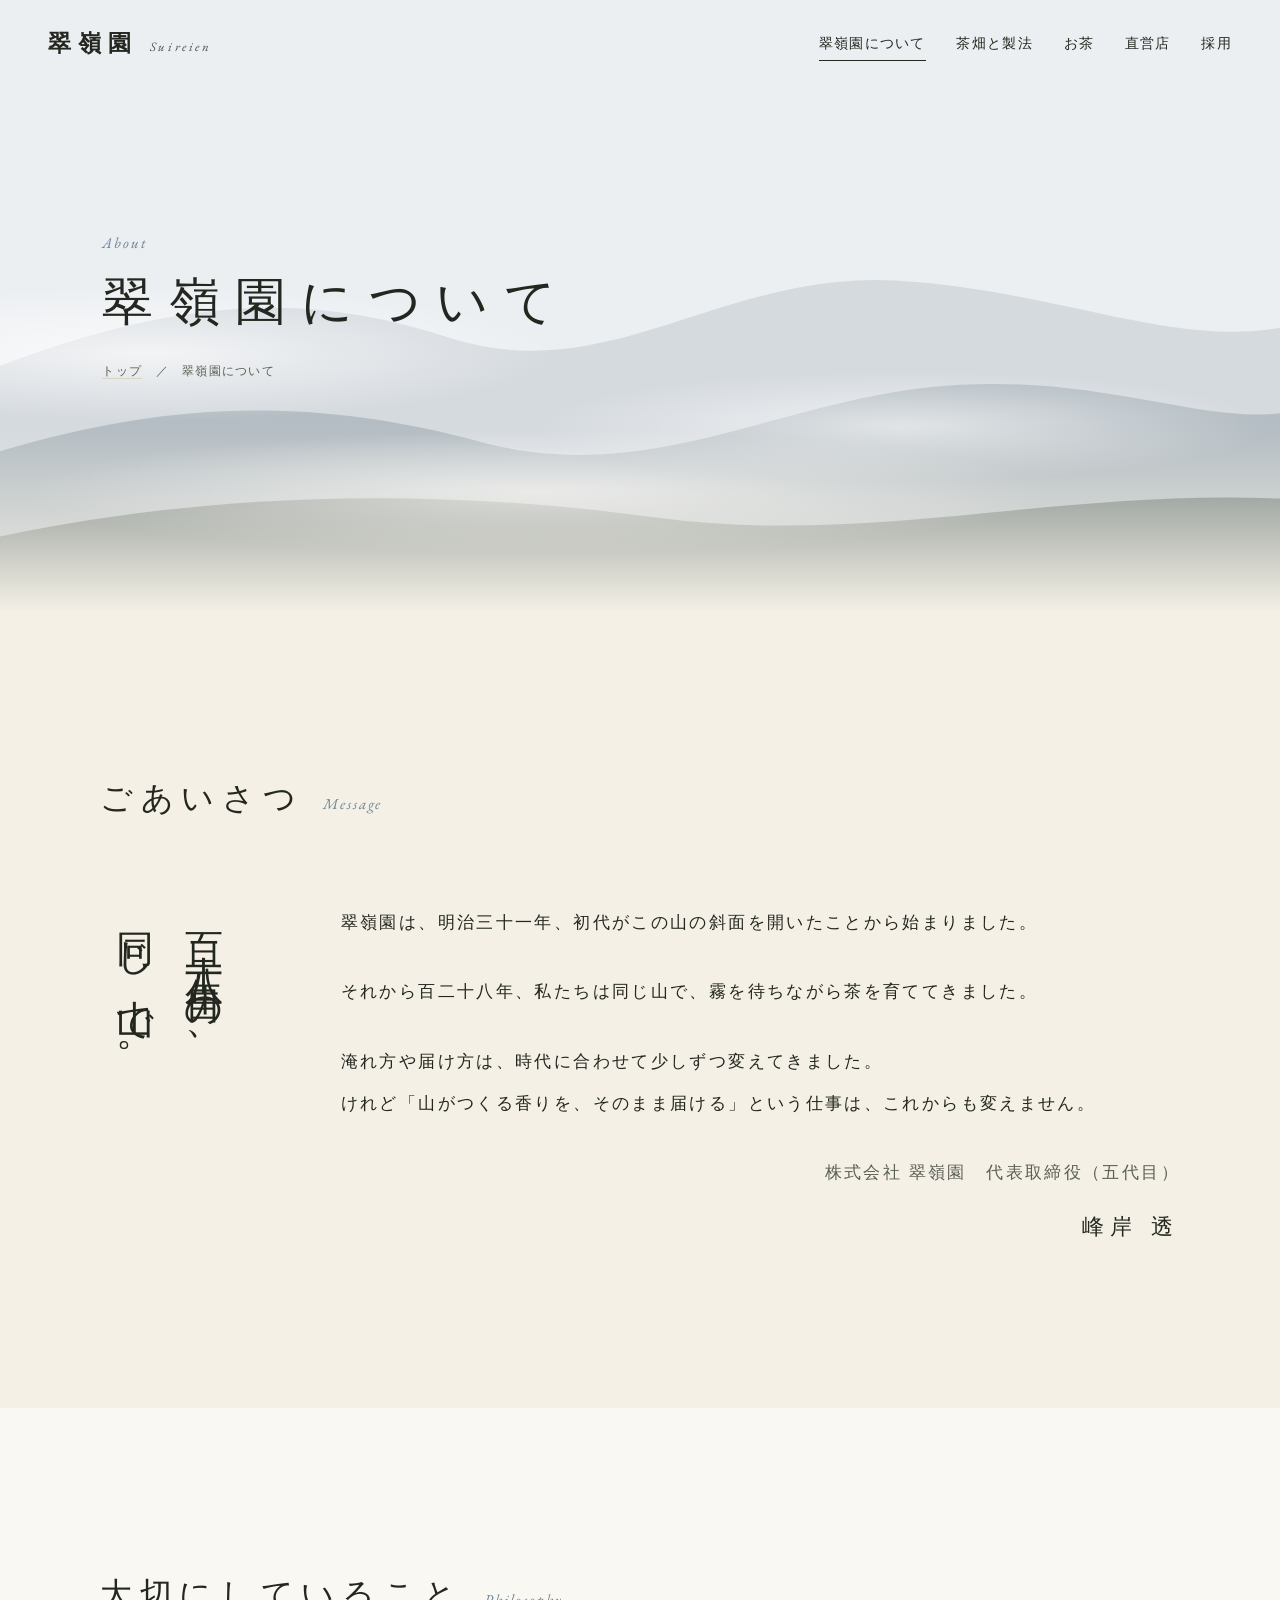
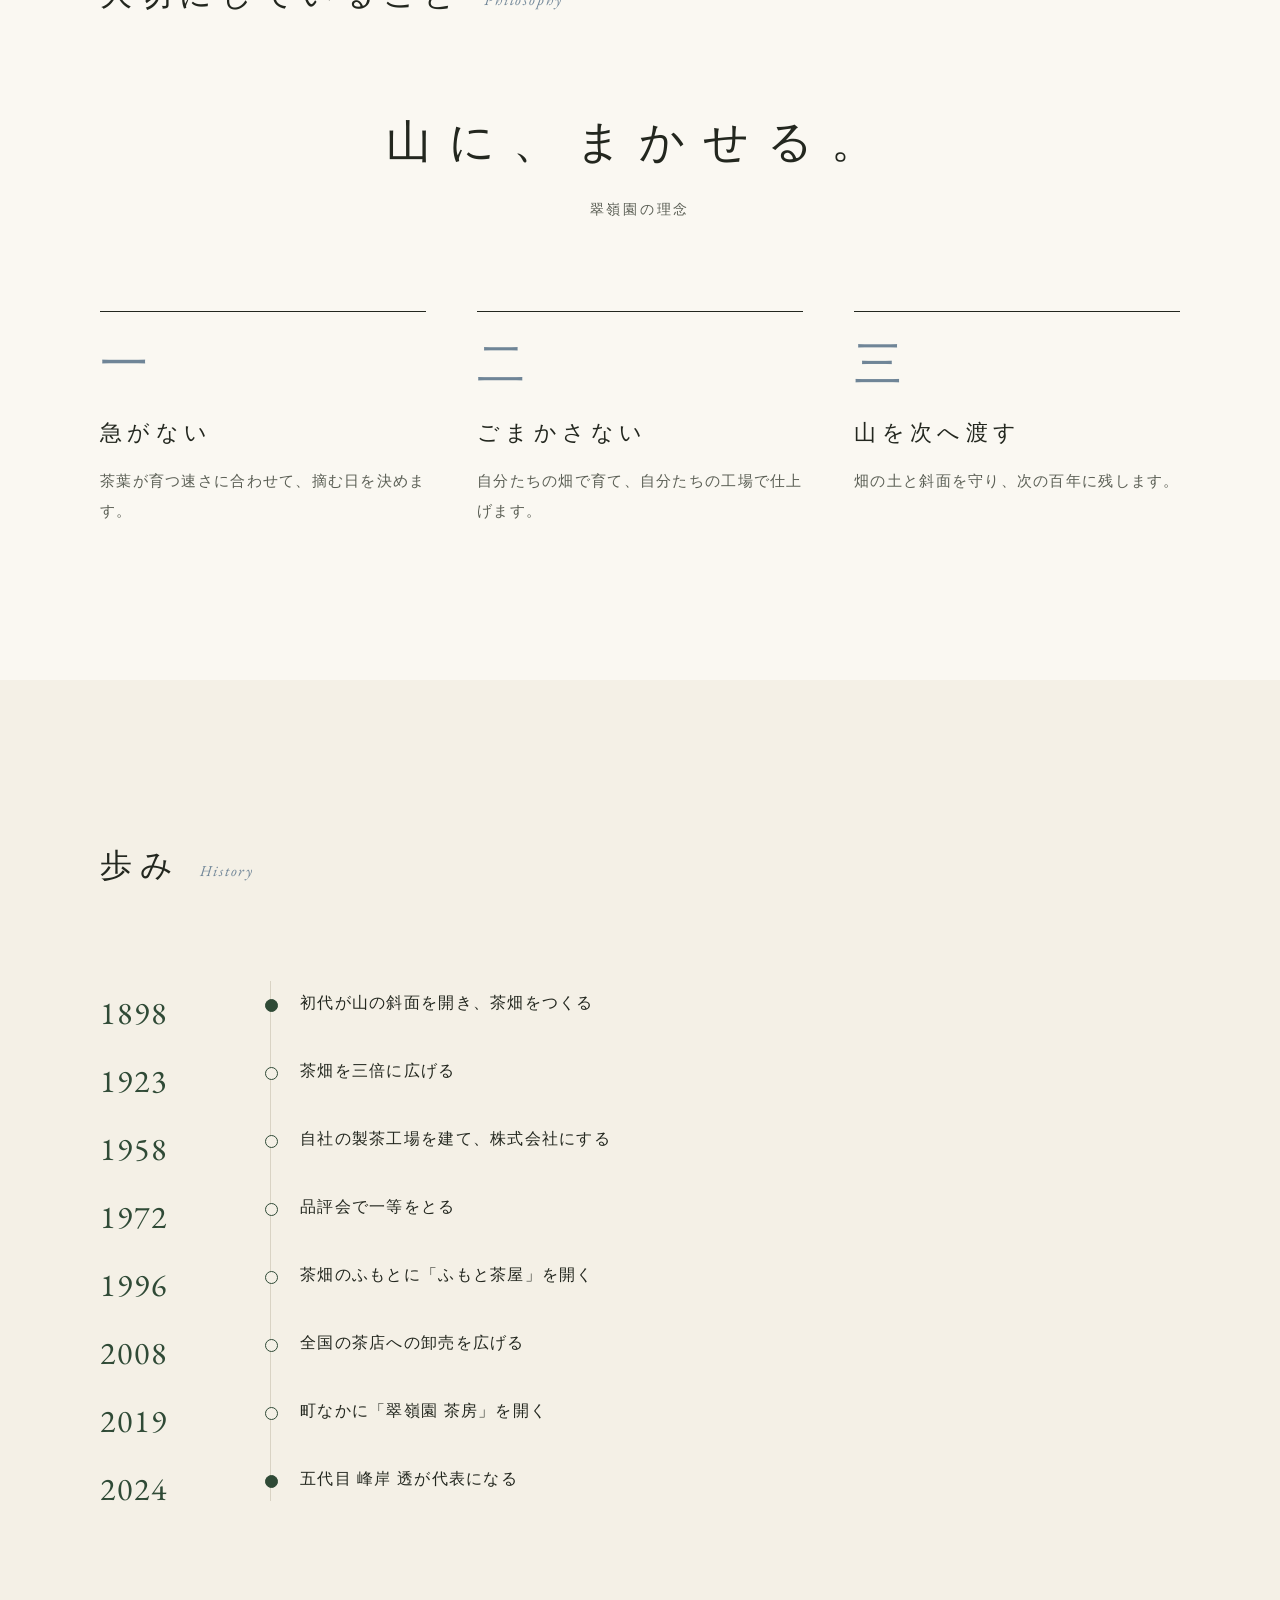
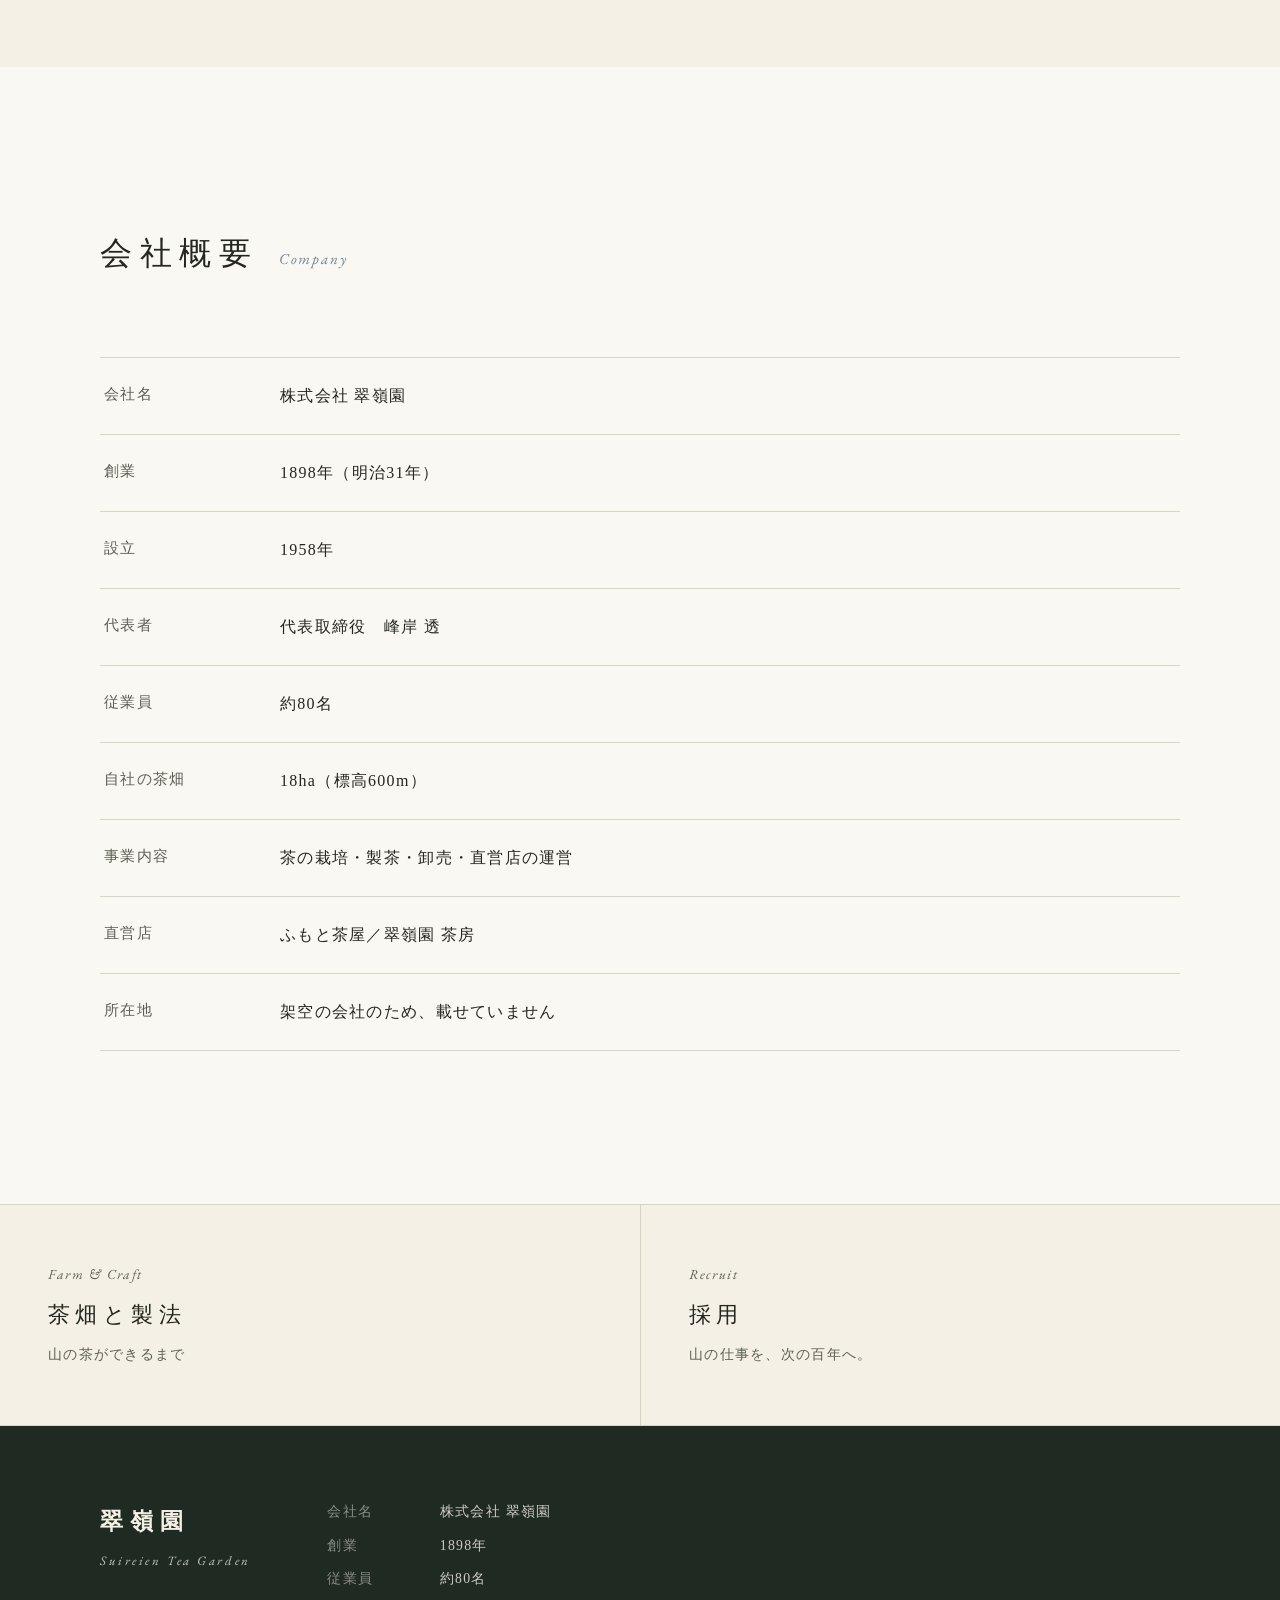
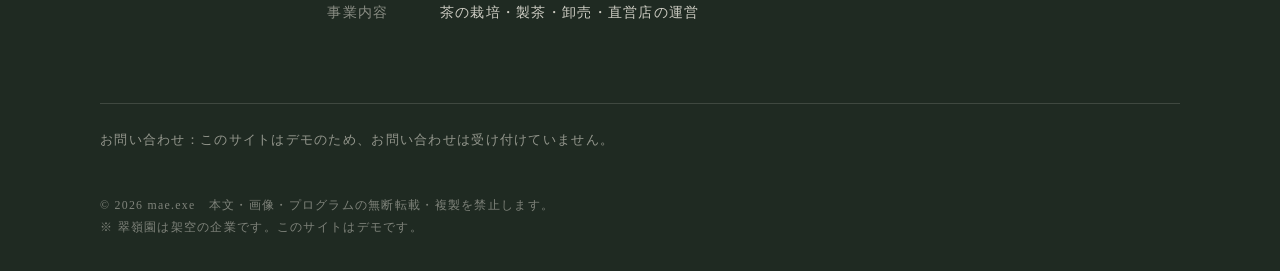
<file: web/03/about.html>
<!doctype html>
<html lang="ja">
<head>
<meta charset="utf-8">
<meta name="viewport" content="width=device-width, initial-scale=1">
<title>翠嶺園について — 翠嶺園</title>
<meta name="description" content="創業1898年。同じ山で、霧を待ちながら茶を育ててきた翠嶺園のごあいさつ・理念・歩み・会社概要。（架空の企業のサンプルサイトです）">
<meta name="robots" content="noindex, nofollow, noarchive, noimageindex">
<link rel="preconnect" href="https://fonts.googleapis.com">
<link rel="preconnect" href="https://fonts.gstatic.com" crossorigin>
<link href="https://fonts.googleapis.com/css2?family=Zen+Old+Mincho:wght@400;700&family=EB+Garamond:ital@0;1&display=swap" rel="stylesheet">
<link rel="stylesheet" href="sub.css">
<style>
/* ごあいさつ */
.greet{display:grid;grid-template-columns:auto minmax(0,1fr);gap:clamp(40px,8vw,120px);align-items:start}
.greet h2{writing-mode:vertical-rl;font-size:clamp(1.7rem,3.2vw,2.4rem);font-weight:400;letter-spacing:.3em;line-height:1.8;white-space:nowrap}
.greet-body p{font-size:clamp(.96rem,1.4vw,1.06rem);line-height:2.5;letter-spacing:.14em}
.greet-body p + p{margin-top:1.6em}
.sign{margin-top:48px;text-align:right;font-size:.9rem;color:var(--ink-soft)}
.sign b{display:block;font-size:1.4rem;font-weight:400;color:var(--ink);letter-spacing:.3em;margin-top:4px}
@media (max-width:720px){.greet{grid-template-columns:1fr}.greet h2{justify-self:end}}

/* 大切にしていること */
.motto{text-align:center;font-size:clamp(1.8rem,4vw,2.8rem);letter-spacing:.4em;margin-bottom:clamp(48px,7vw,88px)}
.motto small{display:block;font-size:.86rem;letter-spacing:.2em;color:var(--ink-soft);margin-top:8px}
.vals{display:grid;grid-template-columns:repeat(3,1fr);gap:clamp(24px,4vw,56px)}
.vals li{list-style:none;border-top:1px solid var(--ink);padding-top:28px}
.vals .no{font-size:3rem;line-height:1;color:var(--accent)}
.vals h3{font-size:1.4rem;font-weight:400;letter-spacing:.24em;margin:20px 0 10px}
.vals p{color:var(--ink-soft);font-size:.94rem}
@media (max-width:720px){.vals{grid-template-columns:1fr}}

/* 歩み */
.tl{position:relative;padding-left:clamp(120px,18vw,200px)}
.tl::before{content:"";position:absolute;left:clamp(96px,15vw,170px);top:12px;bottom:12px;width:1px;background:var(--line)}
.tl li{list-style:none;position:relative;padding:18px 0}
.tl li::before{content:"";position:absolute;left:calc(clamp(96px,15vw,170px) - clamp(120px,18vw,200px) - 5px);top:30px;width:11px;height:11px;border-radius:50%;background:var(--kinari);border:1px solid var(--green)}
.tl li:first-child::before,.tl li:last-child::before{background:var(--green)}
.tl time{position:absolute;left:calc(0px - clamp(120px,18vw,200px));top:12px;font-family:var(--latin);font-size:clamp(1.5rem,2.6vw,2rem);color:var(--green);letter-spacing:.06em}
.tl p{font-size:1rem}

/* 会社概要 */
.co{border-top:1px solid var(--line)}
.co div{display:grid;grid-template-columns:10em 1fr;gap:16px;padding:22px 4px;border-bottom:1px solid var(--line)}
.co dt{color:var(--ink-soft);font-size:.92rem}
@media (max-width:560px){.co div{grid-template-columns:1fr;gap:0}}
</style>
</head>
<body data-season="autumn">

<header class="hd" id="hd">
  <a class="logo" href="index.html"><b>翠嶺園</b><small>Suireien</small></a>
  <button class="menu-btn" id="menuBtn" aria-expanded="false" aria-controls="nav">MENU</button>
  <nav class="nav" id="nav">
    <a href="about.html" aria-current="page">翠嶺園について</a>
    <a href="farm.html">茶畑と製法</a>
    <a href="index.html#tea">お茶</a>
    <a href="index.html#shops">直営店</a>
    <a href="recruit.html">採用</a>
  </nav>
</header>

<main>
  <section class="ph">
    <svg class="ph-ridges" viewBox="0 0 1600 400" preserveAspectRatio="none" aria-hidden="true">
      <path class="r1" d="M0 140 C220 70 380 60 560 110 C760 165 900 40 1120 50 C1320 60 1460 120 1600 100 V400 H0Z"/>
      <path class="r2" d="M0 230 C200 180 380 170 600 220 C820 270 980 170 1200 160 C1380 152 1500 200 1600 190 V400 H0Z"/>
      <path class="r3" d="M0 320 C280 270 560 270 820 300 C1080 330 1320 270 1600 280 V400 H0Z"/>
    </svg>
    <div class="ph-mist"></div>
    <div class="ph-in">
      <span class="en">About</span>
      <h1>翠嶺園について</h1>
      <p class="ph-crumb"><a href="index.html">トップ</a>　／　翠嶺園について</p>
    </div>
  </section>

  <!-- ごあいさつ -->
  <section class="sec">
    <div class="wrap">
      <div class="head rv"><h2>ごあいさつ</h2><span class="en">Message</span></div>
      <div class="greet">
        <h2 class="rv">百二十八年目の、<br>同じ山で。</h2>
        <div class="greet-body rv">
          <p>翠嶺園は、明治三十一年、初代がこの山の斜面を開いたことから始まりました。</p>
          <p>それから百二十八年、私たちは同じ山で、霧を待ちながら茶を育ててきました。</p>
          <p>淹れ方や届け方は、時代に合わせて少しずつ変えてきました。<br>けれど「山がつくる香りを、そのまま届ける」という仕事は、これからも変えません。</p>
          <p class="sign">株式会社 翠嶺園　代表取締役（五代目）<b>峰岸 透</b></p>
        </div>
      </div>
    </div>
  </section>

  <!-- 大切にしていること -->
  <section class="sec alt">
    <div class="wrap">
      <div class="head rv"><h2>大切にしていること</h2><span class="en">Philosophy</span></div>
      <p class="motto rv">山に、まかせる。<small>翠嶺園の理念</small></p>
      <ul class="vals">
        <li class="rv"><span class="no">一</span><h3>急がない</h3><p>茶葉が育つ速さに合わせて、摘む日を決めます。</p></li>
        <li class="rv"><span class="no">二</span><h3>ごまかさない</h3><p>自分たちの畑で育て、自分たちの工場で仕上げます。</p></li>
        <li class="rv"><span class="no">三</span><h3>山を次へ渡す</h3><p>畑の土と斜面を守り、次の百年に残します。</p></li>
      </ul>
    </div>
  </section>

  <!-- 歩み -->
  <section class="sec">
    <div class="wrap">
      <div class="head rv"><h2>歩み</h2><span class="en">History</span></div>
      <ol class="tl rv">
        <li><time>1898</time><p>初代が山の斜面を開き、茶畑をつくる</p></li>
        <li><time>1923</time><p>茶畑を三倍に広げる</p></li>
        <li><time>1958</time><p>自社の製茶工場を建て、株式会社にする</p></li>
        <li><time>1972</time><p>品評会で一等をとる</p></li>
        <li><time>1996</time><p>茶畑のふもとに「ふもと茶屋」を開く</p></li>
        <li><time>2008</time><p>全国の茶店への卸売を広げる</p></li>
        <li><time>2019</time><p>町なかに「翠嶺園 茶房」を開く</p></li>
        <li><time>2024</time><p>五代目 峰岸 透が代表になる</p></li>
      </ol>
    </div>
  </section>

  <!-- 会社概要 -->
  <section class="sec alt">
    <div class="wrap">
      <div class="head rv"><h2>会社概要</h2><span class="en">Company</span></div>
      <dl class="co rv">
        <div><dt>会社名</dt><dd>株式会社 翠嶺園</dd></div>
        <div><dt>創業</dt><dd>1898年（明治31年）</dd></div>
        <div><dt>設立</dt><dd>1958年</dd></div>
        <div><dt>代表者</dt><dd>代表取締役　峰岸 透</dd></div>
        <div><dt>従業員</dt><dd>約80名</dd></div>
        <div><dt>自社の茶畑</dt><dd>18ha（標高600m）</dd></div>
        <div><dt>事業内容</dt><dd>茶の栽培・製茶・卸売・直営店の運営</dd></div>
        <div><dt>直営店</dt><dd>ふもと茶屋／翠嶺園 茶房</dd></div>
        <div><dt>所在地</dt><dd>架空の会社のため、載せていません</dd></div>
      </dl>
    </div>
  </section>

  <nav class="next" aria-label="ほかのページ">
    <a href="farm.html"><span class="en">Farm &amp; Craft</span><b>茶畑と製法</b><span>山の茶ができるまで</span></a>
    <a href="recruit.html"><span class="en">Recruit</span><b>採用</b><span>山の仕事を、次の百年へ。</span></a>
  </nav>
</main>

<footer class="ft">
  <div class="wrap">
    <div class="logo"><b>翠嶺園</b><small>Suireien Tea Garden</small></div>
    <dl>
      <dt>会社名</dt><dd>株式会社 翠嶺園</dd>
      <dt>創業</dt><dd>1898年</dd>
      <dt>従業員</dt><dd>約80名</dd>
      <dt>事業内容</dt><dd>茶の栽培・製茶・卸売・直営店の運営</dd>
    </dl>
    <p class="contact">お問い合わせ：このサイトはデモのため、お問い合わせは受け付けていません。</p>
  </div>
  <p class="copy">© 2026 mae.exe　本文・画像・プログラムの無断転載・複製を禁止します。<br>※ 翠嶺園は架空の企業です。このサイトはデモです。</p>
</footer>

<script src="sub.js"></script>
</body>
</html>
</file>
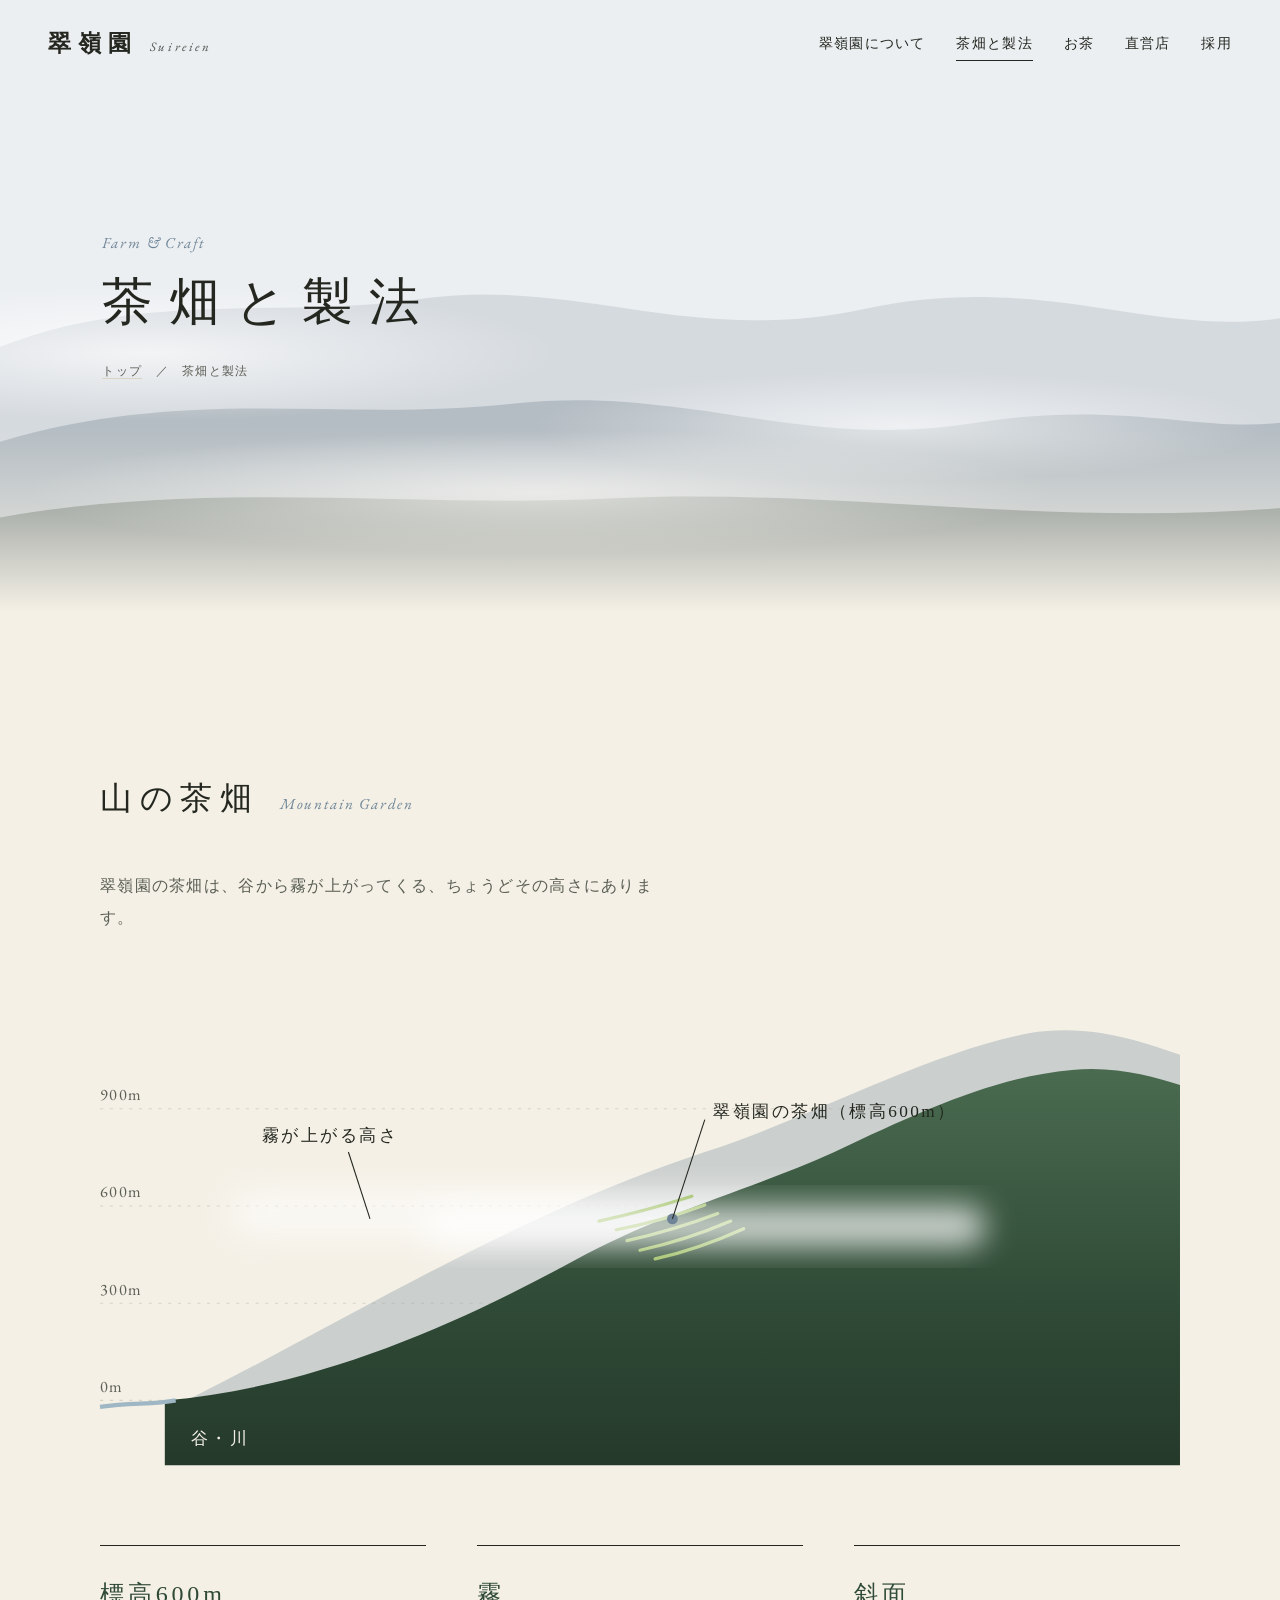
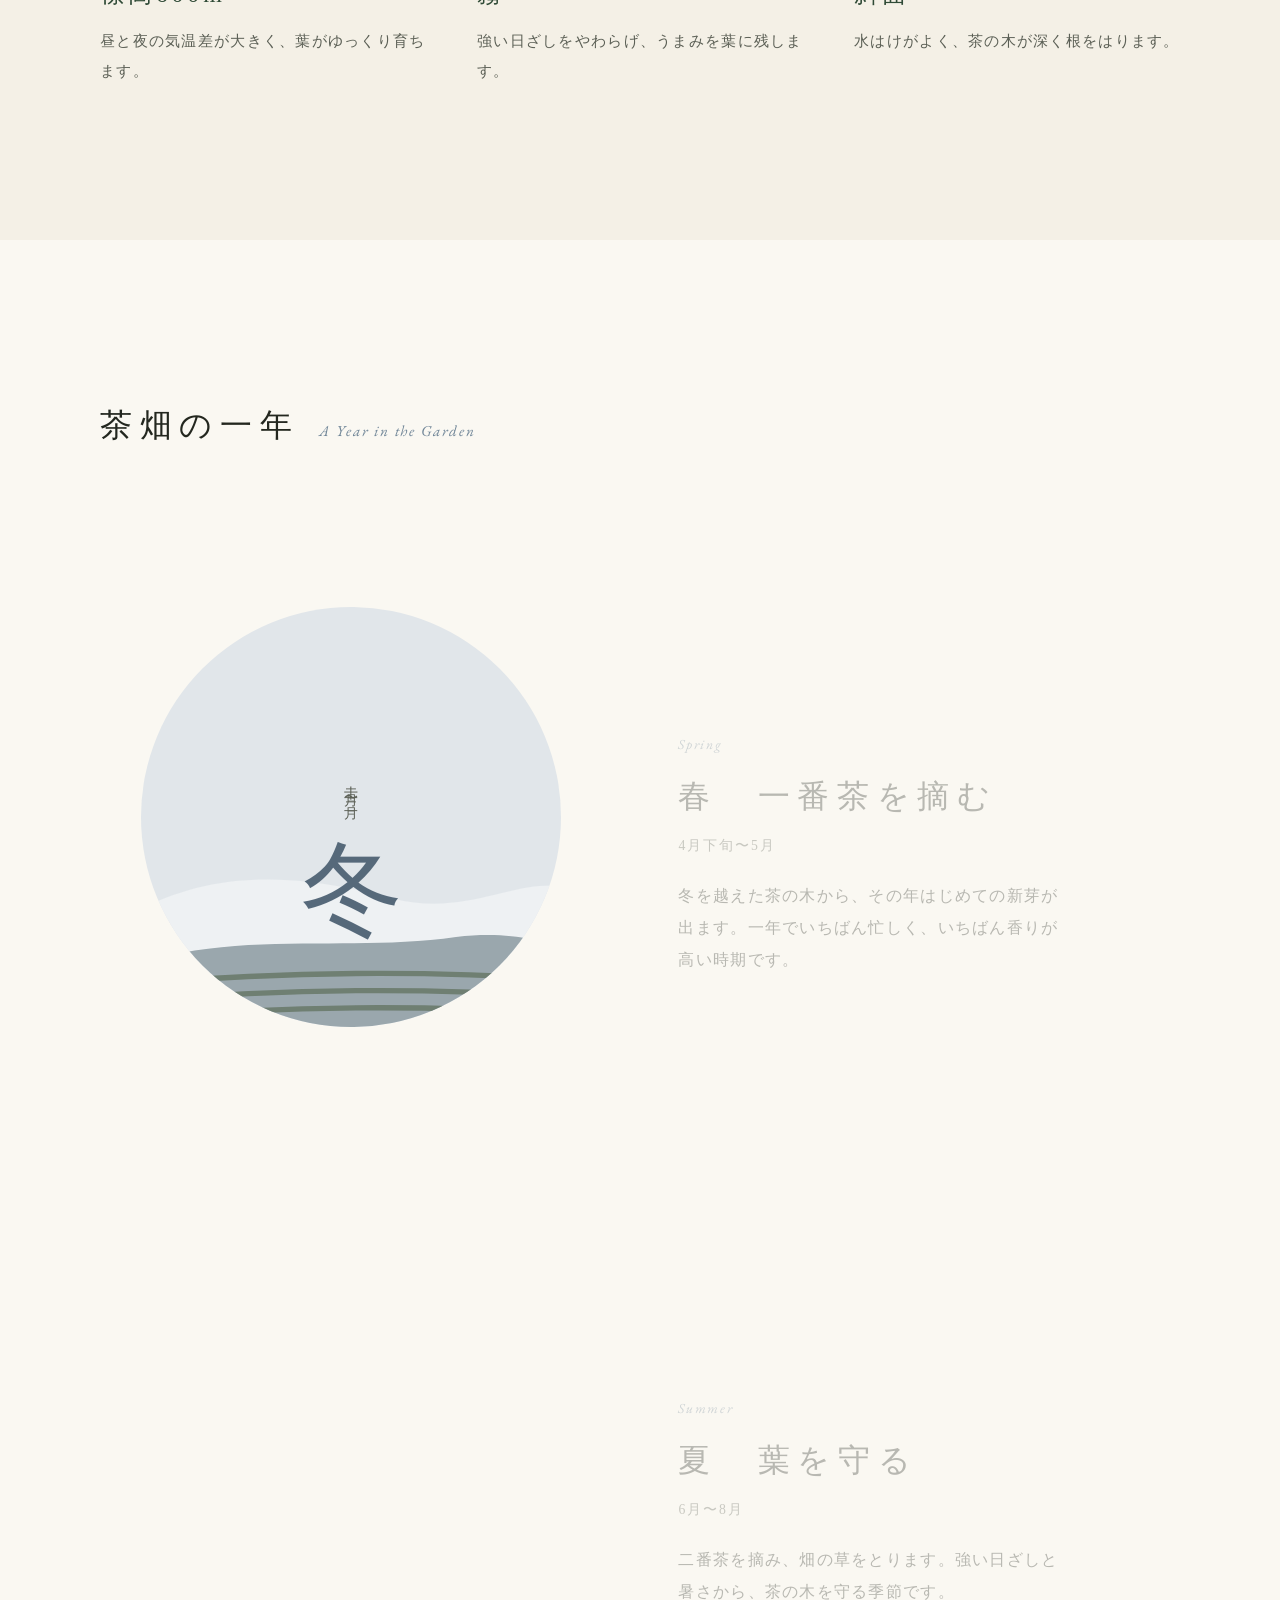
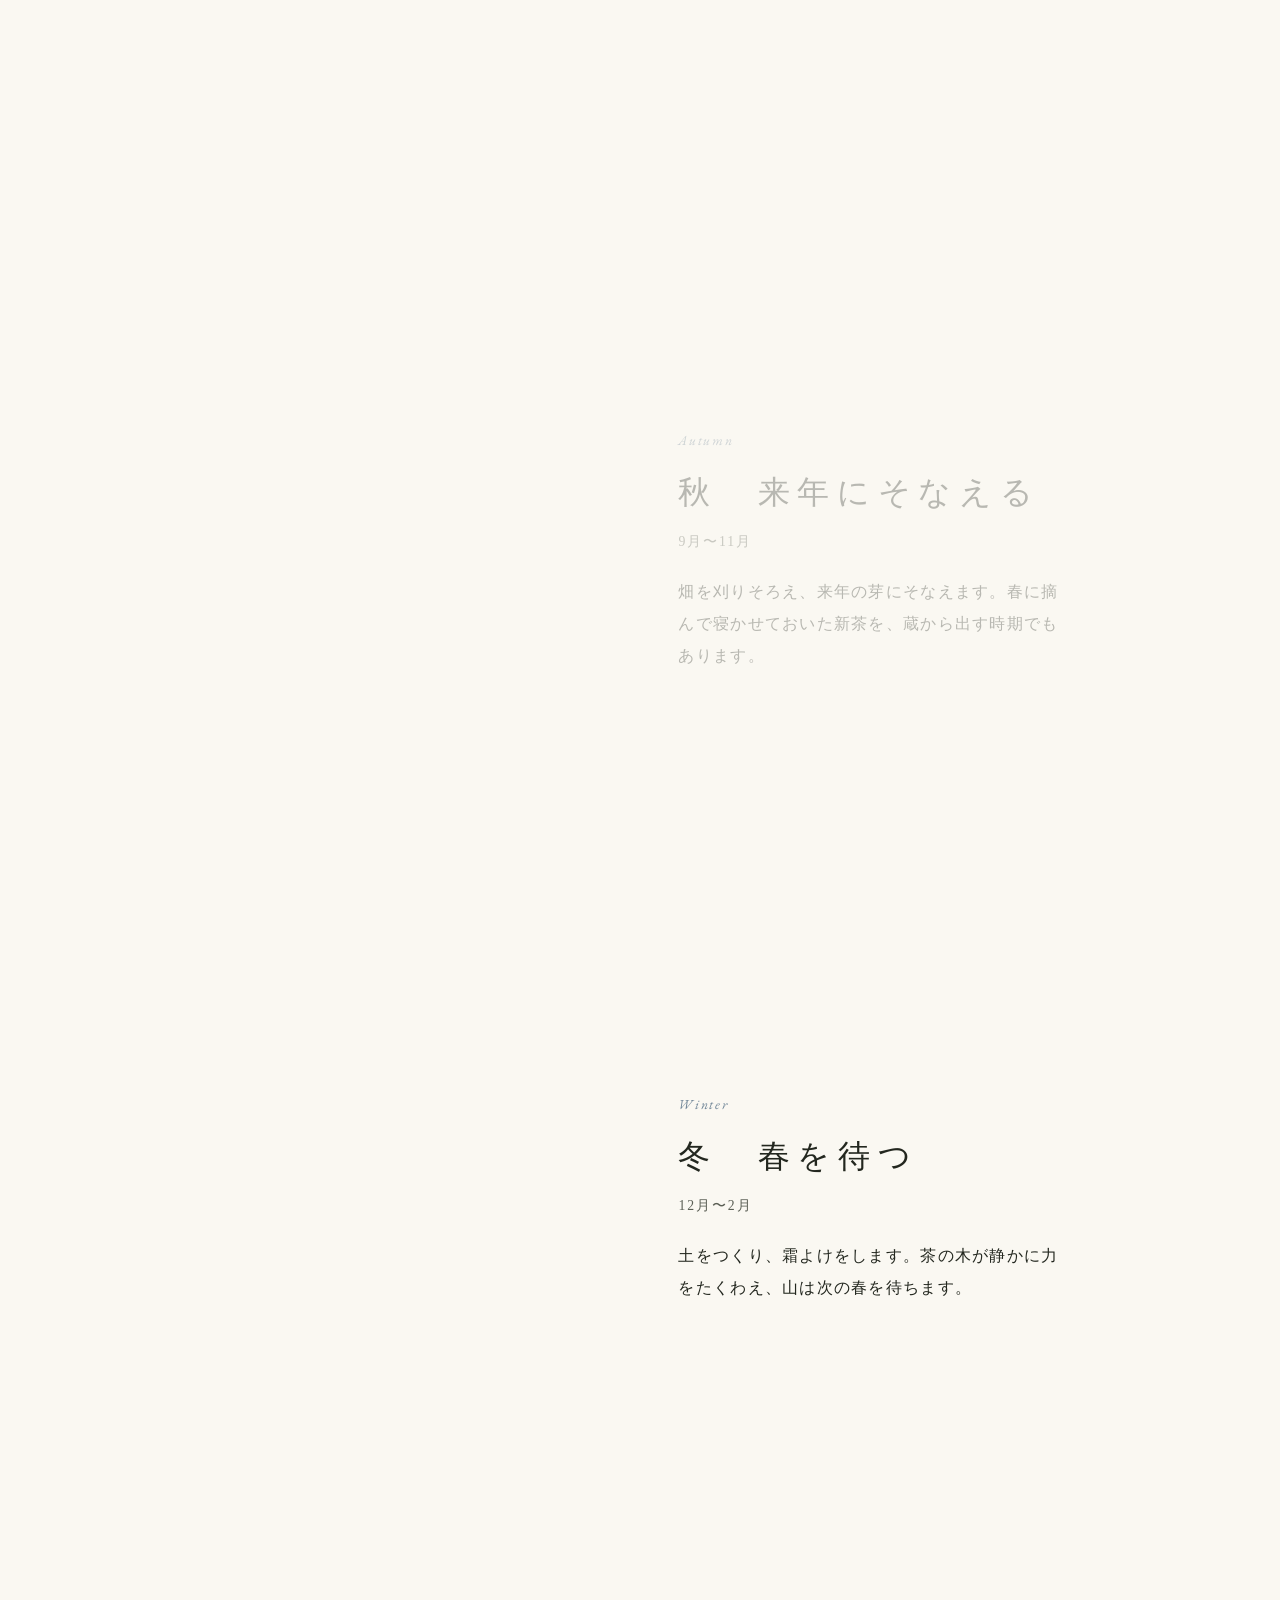
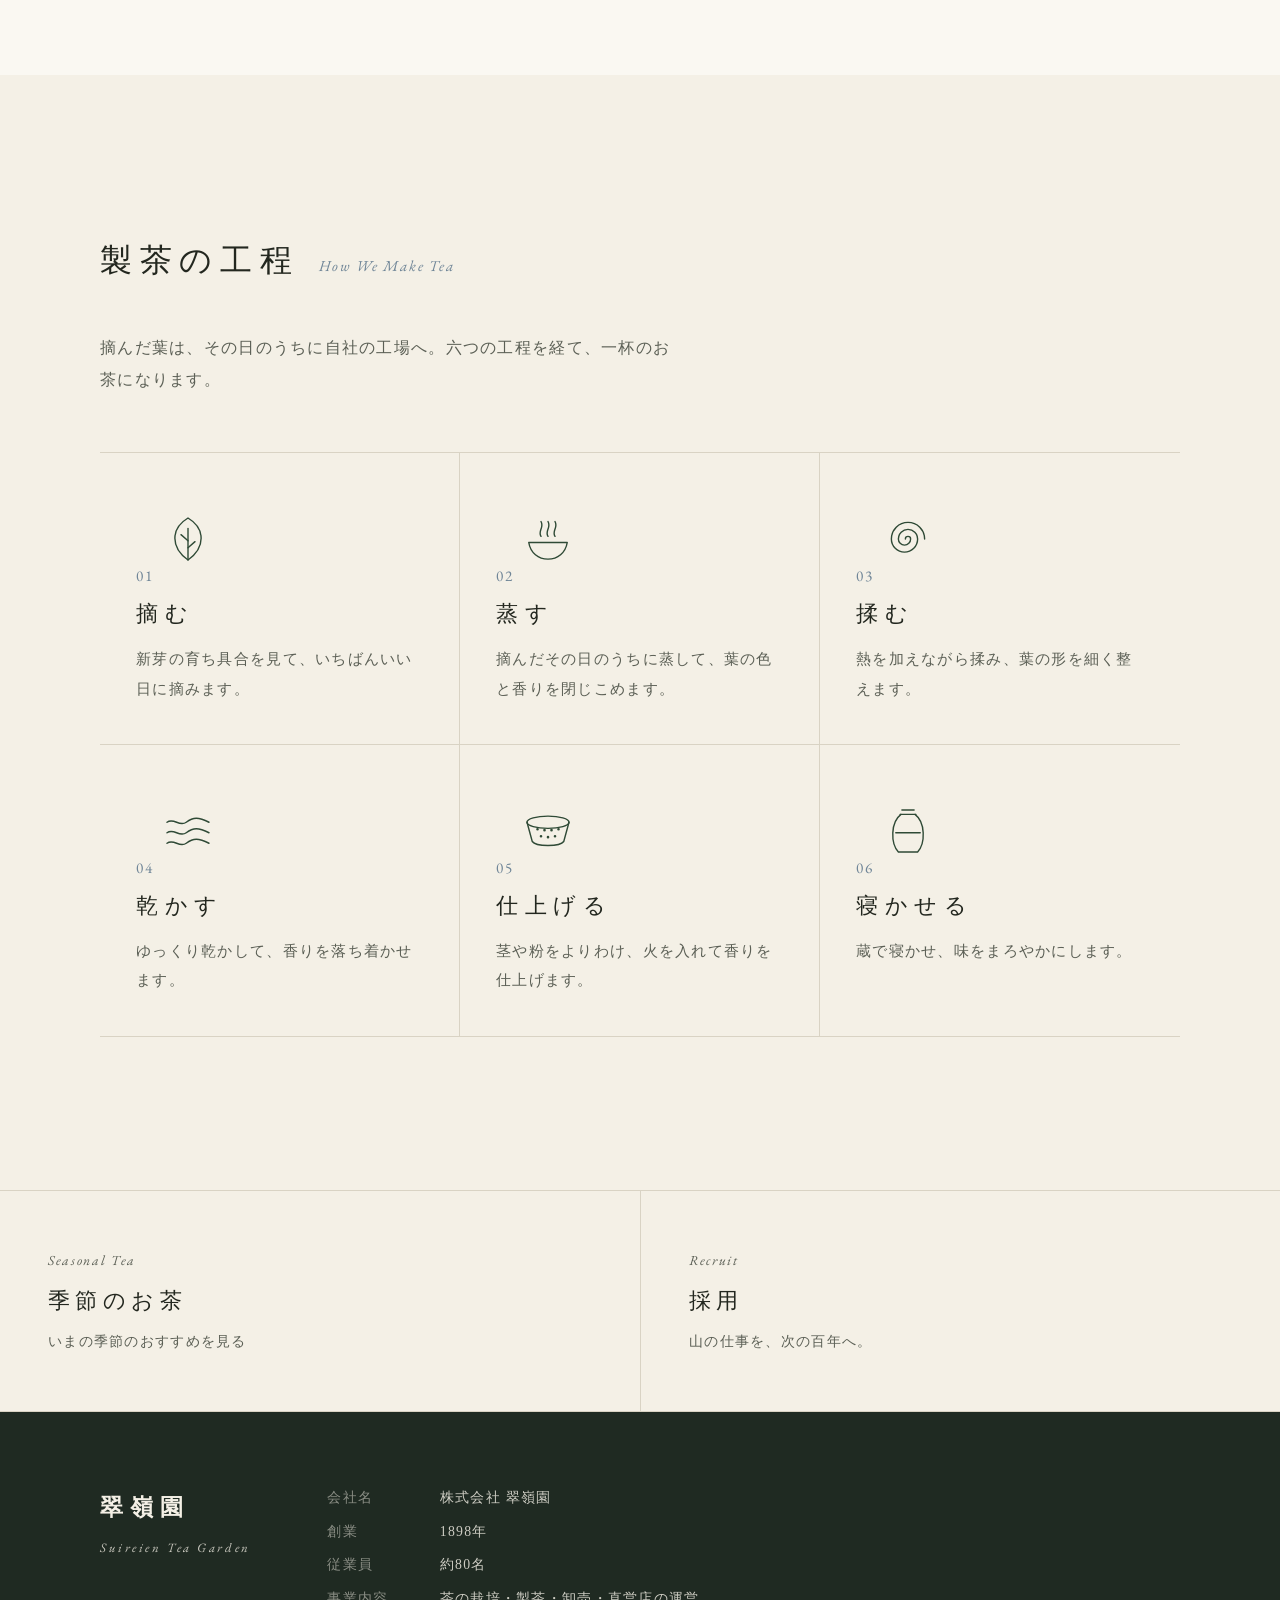
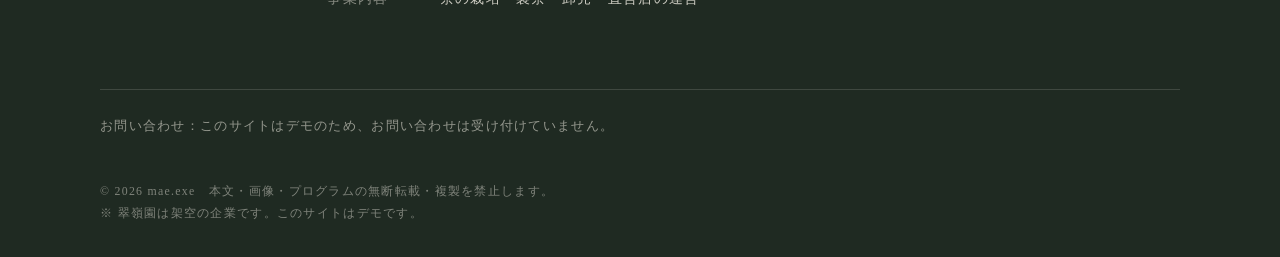
<file: web/03/farm.html>
<!doctype html>
<html lang="ja">
<head>
<meta charset="utf-8">
<meta name="viewport" content="width=device-width, initial-scale=1">
<title>茶畑と製法 — 翠嶺園</title>
<meta name="description" content="標高六百メートル、霧の山で育つ茶。翠嶺園の茶畑の一年と、摘んでから寝かせるまでの製茶の工程。（架空の企業のサンプルサイトです）">
<meta name="robots" content="noindex, nofollow, noarchive, noimageindex">
<link rel="preconnect" href="https://fonts.googleapis.com">
<link rel="preconnect" href="https://fonts.gstatic.com" crossorigin>
<link href="https://fonts.googleapis.com/css2?family=Zen+Old+Mincho:wght@400;700&family=EB+Garamond:ital@0;1&display=swap" rel="stylesheet">
<link rel="stylesheet" href="sub.css">
<style>
/* 山の断面図 */
.cross{position:relative;margin-bottom:clamp(48px,7vw,80px)}
.cross svg{width:100%;height:auto;display:block;overflow:visible}
.cross .alt-line{stroke:var(--line);stroke-dasharray:3 6}
.cross .alt-txt{font-family:var(--latin);font-size:15px;fill:var(--ink-soft);letter-spacing:.08em}
.cross .mtn{fill:url(#mtnG)}
.cross .mtn-far{fill:var(--m2);opacity:.45}
.cross .fog{fill:#fff;opacity:.75;animation:fog 14s ease-in-out infinite alternate}
.cross .fog.b{opacity:.55;animation-duration:19s;animation-direction:alternate-reverse}
@keyframes fog{from{transform:translateX(-30px)}to{transform:translateX(30px)}}
.cross .rows path{stroke:#9fbf63;stroke-width:3;fill:none;stroke-linecap:round}
.cross .river{stroke:#9fb7c4;stroke-width:4;fill:none}
.cross .lbl{font-size:16px;fill:var(--ink);letter-spacing:.14em}
.cross .lbl-line{stroke:var(--ink);stroke-width:1}
.cross .pin{fill:var(--accent)}
.points{display:grid;grid-template-columns:repeat(3,1fr);gap:clamp(24px,4vw,56px)}
.points li{list-style:none;border-top:1px solid var(--ink);padding-top:24px}
.points b{display:block;font-size:1.5rem;font-weight:400;letter-spacing:.16em;color:var(--green)}
.points p{color:var(--ink-soft);font-size:.94rem;margin-top:8px}
@media (max-width:720px){.points{grid-template-columns:1fr}.cross .lbl{font-size:22px}.cross .alt-txt{font-size:20px}}

/* 茶畑の一年 */
.yr{display:grid;grid-template-columns:minmax(0,1fr) minmax(0,1fr);gap:clamp(32px,6vw,96px)}
.yr-vis{position:sticky;top:18vh;height:64vh;display:flex;align-items:center;justify-content:center}
.yr-circle{position:relative;width:min(100%,420px);aspect-ratio:1;border-radius:50%;background:var(--yr-bg,#ecd5bd);transition:background-color 1s;display:flex;align-items:center;justify-content:center;overflow:hidden}
.yr-circle svg{position:absolute;left:0;right:0;bottom:0;width:100%;height:46%}
.yr-circle svg path{transition:fill 1s}
.yr-kanji{position:relative;z-index:1;writing-mode:vertical-rl;display:flex;align-items:center;gap:14px;margin-top:-18%}
.yr-kanji b{font-size:clamp(4rem,9vw,6.4rem);font-weight:400;line-height:1;color:var(--yr-ink,#5a3a1e);transition:color 1s}
.yr-kanji span{font-size:.9rem;letter-spacing:.3em;color:var(--ink-soft)}
.yr-item{min-height:72vh;display:flex;flex-direction:column;justify-content:center;opacity:.3;transition:opacity .8s}
.yr-item.is-on{opacity:1}
.yr-item .en{font-size:.86rem}
.yr-item h3{font-size:clamp(1.5rem,2.8vw,2rem);font-weight:400;letter-spacing:.24em;margin:6px 0 4px}
.yr-item time{font-size:.86rem;color:var(--ink-soft);letter-spacing:.14em}
.yr-item p{margin-top:20px;max-width:24em}
@media (max-width:720px){
  .yr{grid-template-columns:1fr;gap:0}
  .yr-vis{top:64px;height:auto;z-index:2;padding:12px 0;background:var(--paper)}
  .yr-circle{width:150px}
  .yr-kanji{gap:6px}
  .yr-kanji b{font-size:3rem}
  .yr-kanji span{font-size:.7rem}
  .yr-item{min-height:56vh}
}

/* 製茶の工程 */
.steps{display:grid;grid-template-columns:repeat(3,1fr);gap:0;border-top:1px solid var(--line)}
.steps li{list-style:none;padding:40px clamp(16px,3vw,36px);border-bottom:1px solid var(--line);border-right:1px solid var(--line)}
.steps li:nth-child(3n){border-right:0}
.steps .num{font-family:var(--latin);font-size:.95rem;color:var(--accent);letter-spacing:.14em}
.steps svg{width:56px;height:56px;margin:18px 0 14px;stroke:var(--green);stroke-width:1.6;fill:none;stroke-linecap:round;stroke-linejoin:round}
.steps h3{font-size:1.4rem;font-weight:400;letter-spacing:.3em}
.steps p{font-size:.92rem;color:var(--ink-soft);margin-top:8px}
@media (max-width:820px){.steps{grid-template-columns:repeat(2,1fr)}.steps li:nth-child(3n){border-right:1px solid var(--line)}.steps li:nth-child(2n){border-right:0}}
@media (max-width:520px){.steps{grid-template-columns:1fr}.steps li{border-right:0!important}}
</style>
</head>
<body data-season="autumn">

<header class="hd" id="hd">
  <a class="logo" href="index.html"><b>翠嶺園</b><small>Suireien</small></a>
  <button class="menu-btn" id="menuBtn" aria-expanded="false" aria-controls="nav">MENU</button>
  <nav class="nav" id="nav">
    <a href="about.html">翠嶺園について</a>
    <a href="farm.html" aria-current="page">茶畑と製法</a>
    <a href="index.html#tea">お茶</a>
    <a href="index.html#shops">直営店</a>
    <a href="recruit.html">採用</a>
  </nav>
</header>

<main>
  <section class="ph">
    <svg class="ph-ridges" viewBox="0 0 1600 400" preserveAspectRatio="none" aria-hidden="true">
      <path class="r1" d="M0 120 C180 60 360 90 520 70 C720 45 860 120 1080 80 C1300 40 1440 110 1600 90 V400 H0Z"/>
      <path class="r2" d="M0 220 C240 160 420 200 640 180 C860 160 1000 230 1220 200 C1400 176 1500 210 1600 200 V400 H0Z"/>
      <path class="r3" d="M0 300 C260 260 520 290 760 280 C1040 268 1300 310 1600 290 V400 H0Z"/>
    </svg>
    <div class="ph-mist"></div>
    <div class="ph-in">
      <span class="en">Farm &amp; Craft</span>
      <h1>茶畑と製法</h1>
      <p class="ph-crumb"><a href="index.html">トップ</a>　／　茶畑と製法</p>
    </div>
  </section>

  <!-- 山の茶畑 -->
  <section class="sec">
    <div class="wrap">
      <div class="head rv"><h2>山の茶畑</h2><span class="en">Mountain Garden</span></div>
      <p class="lead rv">翠嶺園の茶畑は、谷から霧が上がってくる、ちょうどその高さにあります。</p>
      <figure class="cross rv" aria-label="山の断面図。標高600メートルの斜面に茶畑があり、そこに谷から霧が上がってくる">
        <svg viewBox="0 0 1000 440">
          <defs>
            <filter id="blur" x="-20%" y="-50%" width="140%" height="200%"><feGaussianBlur stdDeviation="14"/></filter>
            <linearGradient id="mtnG" x1="0" y1="0" x2="0" y2="1">
              <stop offset="0" stop-color="#4a6b50"/><stop offset=".6" stop-color="#2f4a36"/><stop offset="1" stop-color="#25392b"/>
            </linearGradient>
          </defs>
          <!-- 標高の目盛り -->
          <g>
            <line class="alt-line" x1="0" y1="380" x2="1000" y2="380"/>
            <line class="alt-line" x1="0" y1="290" x2="1000" y2="290"/>
            <line class="alt-line" x1="0" y1="200" x2="1000" y2="200"/>
            <line class="alt-line" x1="0" y1="110" x2="1000" y2="110"/>
            <text class="alt-txt" x="0" y="372">0m</text>
            <text class="alt-txt" x="0" y="282">300m</text>
            <text class="alt-txt" x="0" y="192">600m</text>
            <text class="alt-txt" x="0" y="102">900m</text>
          </g>
          <!-- 奥の山 -->
          <path class="mtn-far" d="M80 380 C240 300 380 210 560 150 C660 118 760 60 860 40 C920 30 970 50 1000 60 V380Z"/>
          <!-- 霧（奥） -->
          <g class="fog b" filter="url(#blur)"><rect x="120" y="185" width="760" height="44" rx="22"/></g>
          <!-- 手前の山 -->
          <path class="mtn" d="M60 380 C200 368 330 310 440 250 C520 206 600 186 680 150 C760 112 830 80 900 74 C940 70 975 80 1000 88 V440 H60Z"/>
          <!-- 茶畑 -->
          <g class="rows">
            <path d="M478 222 Q520 214 560 199"/>
            <path d="M488 232 Q530 223 572 207"/>
            <path d="M500 241 Q542 232 584 214"/>
            <path d="M462 214 Q504 205 548 191"/>
            <path d="M514 249 Q554 240 596 221"/>
          </g>
          <!-- 谷と川 -->
          <path class="river" d="M0 386 C30 382 50 384 70 380"/>
          <!-- 霧（手前） -->
          <g class="fog" filter="url(#blur)"><rect x="300" y="200" width="520" height="38" rx="19"/></g>
          <!-- 説明 -->
          <circle class="pin" cx="530" cy="212" r="5"/>
          <line class="lbl-line" x1="530" y1="212" x2="560" y2="120"/>
          <text class="lbl" x="568" y="118">翠嶺園の茶畑（標高600m）</text>
          <line class="lbl-line" x1="250" y1="212" x2="230" y2="150"/>
          <text class="lbl" x="150" y="140">霧が上がる高さ</text>
          <text class="lbl" x="84" y="420" style="fill:#f4f0e6">谷・川</text>
        </svg>
      </figure>
      <ul class="points">
        <li class="rv"><b>標高600m</b><p>昼と夜の気温差が大きく、葉がゆっくり育ちます。</p></li>
        <li class="rv"><b>霧</b><p>強い日ざしをやわらげ、うまみを葉に残します。</p></li>
        <li class="rv"><b>斜面</b><p>水はけがよく、茶の木が深く根をはります。</p></li>
      </ul>
    </div>
  </section>

  <!-- 茶畑の一年 -->
  <section class="sec alt">
    <div class="wrap">
      <div class="head rv"><h2>茶畑の一年</h2><span class="en">A Year in the Garden</span></div>
      <div class="yr">
        <div class="yr-vis" aria-hidden="true">
          <div class="yr-circle" id="yrCircle">
            <div class="yr-kanji"><b id="yrKanji">春</b><span id="yrMonth">四月〜五月</span></div>
            <svg viewBox="0 0 400 180" preserveAspectRatio="none">
              <path id="yrM1" d="M0 70 C80 30 160 40 240 60 C310 78 360 40 400 50 V180 H0Z" fill="#c6b49a"/>
              <path id="yrM2" d="M0 120 C100 90 200 110 300 96 C350 90 380 100 400 104 V180 H0Z" fill="#7e8a5c"/>
              <g id="yrRows" fill="none" stroke-width="5" stroke-linecap="round" stroke="#5f7a3a">
                <path d="M-10 140 Q200 122 410 136"/><path d="M-10 156 Q200 138 410 152"/><path d="M-10 172 Q200 154 410 168"/>
              </g>
            </svg>
          </div>
        </div>
        <div class="yr-list">
          <article class="yr-item" data-s="spring">
            <span class="en">Spring</span><h3>春　一番茶を摘む</h3><time>4月下旬〜5月</time>
            <p>冬を越えた茶の木から、その年はじめての新芽が出ます。一年でいちばん忙しく、いちばん香りが高い時期です。</p>
          </article>
          <article class="yr-item" data-s="summer">
            <span class="en">Summer</span><h3>夏　葉を守る</h3><time>6月〜8月</time>
            <p>二番茶を摘み、畑の草をとります。強い日ざしと暑さから、茶の木を守る季節です。</p>
          </article>
          <article class="yr-item" data-s="autumn">
            <span class="en">Autumn</span><h3>秋　来年にそなえる</h3><time>9月〜11月</time>
            <p>畑を刈りそろえ、来年の芽にそなえます。春に摘んで寝かせておいた新茶を、蔵から出す時期でもあります。</p>
          </article>
          <article class="yr-item" data-s="winter">
            <span class="en">Winter</span><h3>冬　春を待つ</h3><time>12月〜2月</time>
            <p>土をつくり、霜よけをします。茶の木が静かに力をたくわえ、山は次の春を待ちます。</p>
          </article>
        </div>
      </div>
    </div>
  </section>

  <!-- 製茶の工程 -->
  <section class="sec">
    <div class="wrap">
      <div class="head rv"><h2>製茶の工程</h2><span class="en">How We Make Tea</span></div>
      <p class="lead rv">摘んだ葉は、その日のうちに自社の工場へ。六つの工程を経て、一杯のお茶になります。</p>
      <ol class="steps">
        <li class="rv"><span class="num">01</span>
          <svg viewBox="0 0 64 64"><path d="M32 56 C12 42 12 20 32 8 C52 20 52 42 32 56Z"/><path d="M32 56 V20"/><path d="M32 34 L24 27 M32 42 L40 35"/></svg>
          <h3>摘む</h3><p>新芽の育ち具合を見て、いちばんいい日に摘みます。</p></li>
        <li class="rv"><span class="num">02</span>
          <svg viewBox="0 0 64 64"><path d="M10 36 H54 C52 48 43 55 32 55 C21 55 12 48 10 36Z"/><path d="M24 29 C20 23 28 19 24 12"/><path d="M32 29 C28 23 36 19 32 12"/><path d="M40 29 C36 23 44 19 40 12"/></svg>
          <h3>蒸す</h3><p>摘んだその日のうちに蒸して、葉の色と香りを閉じこめます。</p></li>
        <li class="rv"><span class="num">03</span>
          <svg viewBox="0 0 64 64"><path d="M32 32 m-3 0 a3 3 0 1 1 6 0 a7 7 0 1 1 -14 0 a11 11 0 1 1 22 0 a15 15 0 1 1 -30 0 a19 19 0 1 1 38 0"/></svg>
          <h3>揉む</h3><p>熱を加えながら揉み、葉の形を細く整えます。</p></li>
        <li class="rv"><span class="num">04</span>
          <svg viewBox="0 0 64 64"><path d="M8 22 C16 16 22 28 30 22 S44 16 56 22"/><path d="M8 34 C16 28 22 40 30 34 S44 28 56 34"/><path d="M8 46 C16 40 22 52 30 46 S44 40 56 46"/></svg>
          <h3>乾かす</h3><p>ゆっくり乾かして、香りを落ち着かせます。</p></li>
        <li class="rv"><span class="num">05</span>
          <svg viewBox="0 0 64 64"><ellipse cx="32" cy="22" rx="24" ry="7"/><path d="M8 22 L14 44 C18 50 46 50 50 44 L56 22"/><path d="M20 30 h0 M28 31 h0 M36 31 h0 M44 30 h0 M24 38 h0 M32 39 h0 M40 38 h0" stroke-width="3"/></svg>
          <h3>仕上げる</h3><p>茎や粉をよりわけ、火を入れて香りを仕上げます。</p></li>
        <li class="rv"><span class="num">06</span>
          <svg viewBox="0 0 64 64"><path d="M25 8 H39"/><path d="M23 13 H41"/><path d="M24 13 C12 22 12 46 21 56 H43 C52 46 52 22 40 13"/><path d="M18 34 H46"/></svg>
          <h3>寝かせる</h3><p>蔵で寝かせ、味をまろやかにします。</p></li>
      </ol>
    </div>
  </section>

  <nav class="next" aria-label="ほかのページ">
    <a href="index.html#tea"><span class="en">Seasonal Tea</span><b>季節のお茶</b><span>いまの季節のおすすめを見る</span></a>
    <a href="recruit.html"><span class="en">Recruit</span><b>採用</b><span>山の仕事を、次の百年へ。</span></a>
  </nav>
</main>

<footer class="ft">
  <div class="wrap">
    <div class="logo"><b>翠嶺園</b><small>Suireien Tea Garden</small></div>
    <dl>
      <dt>会社名</dt><dd>株式会社 翠嶺園</dd>
      <dt>創業</dt><dd>1898年</dd>
      <dt>従業員</dt><dd>約80名</dd>
      <dt>事業内容</dt><dd>茶の栽培・製茶・卸売・直営店の運営</dd>
    </dl>
    <p class="contact">お問い合わせ：このサイトはデモのため、お問い合わせは受け付けていません。</p>
  </div>
  <p class="copy">© 2026 mae.exe　本文・画像・プログラムの無断転載・複製を禁止します。<br>※ 翠嶺園は架空の企業です。このサイトはデモです。</p>
</footer>

<script src="sub.js"></script>
<script>
/* 茶畑の一年：スクロールに合わせて、左の円の季節と色を変える */
(() => {
  const Y = {
    spring:{k:'春', m:'四月〜五月', bg:'#e4ebcf', ink:'#5f7d22', m1:'#c7d4b1', m2:'#8fae5c', row:'#9cc23e'},
    summer:{k:'夏', m:'六月〜八月', bg:'#d6e5d9', ink:'#2f6a42', m1:'#a9c3b6', m2:'#4f7f5c', row:'#2f6a35'},
    autumn:{k:'秋', m:'九月〜十一月', bg:'#efdcc6', ink:'#a5531f', m1:'#d4a27a', m2:'#7e7a4c', row:'#56703a'},
    winter:{k:'冬', m:'十二月〜二月', bg:'#e1e6ea', ink:'#56697a', m1:'#eef1f3', m2:'#9aa7ad', row:'#6f7f72'}
  };
  const circle = document.getElementById('yrCircle');
  const set = key => {
    const s = Y[key];
    circle.style.setProperty('--yr-bg', s.bg);
    circle.style.setProperty('--yr-ink', s.ink);
    document.getElementById('yrKanji').textContent = s.k;
    document.getElementById('yrMonth').textContent = s.m;
    document.getElementById('yrM1').setAttribute('fill', s.m1);
    document.getElementById('yrM2').setAttribute('fill', s.m2);
    document.getElementById('yrRows').setAttribute('stroke', s.row);
  };
  const items = document.querySelectorAll('.yr-item');
  const io = new IntersectionObserver(es => es.forEach(e => {
    if (!e.isIntersecting) return;
    items.forEach(i => i.classList.toggle('is-on', i === e.target));
    set(e.target.dataset.s);
  }), {rootMargin:'-45% 0px -45% 0px'});
  items.forEach(i => io.observe(i));
  items[0].classList.add('is-on');
  set('spring');
})();
</script>
</body>
</html>
</file>
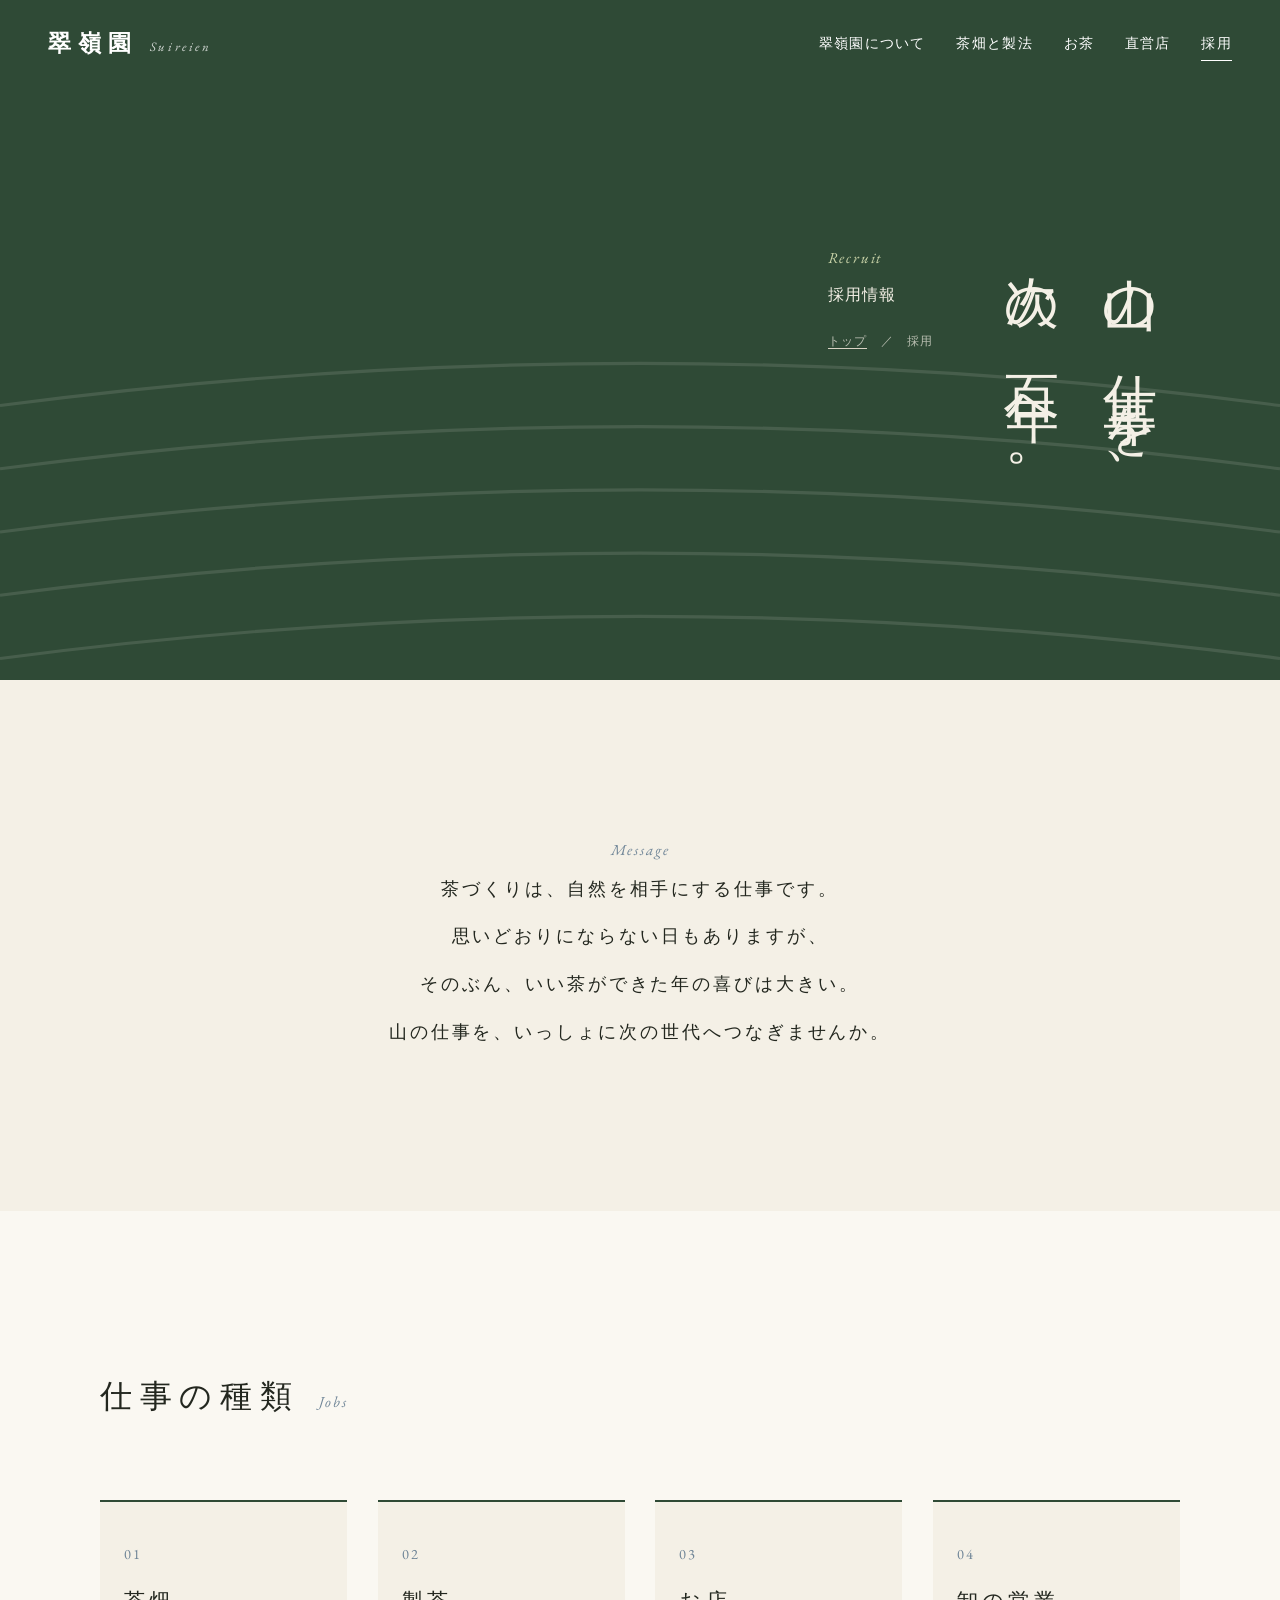
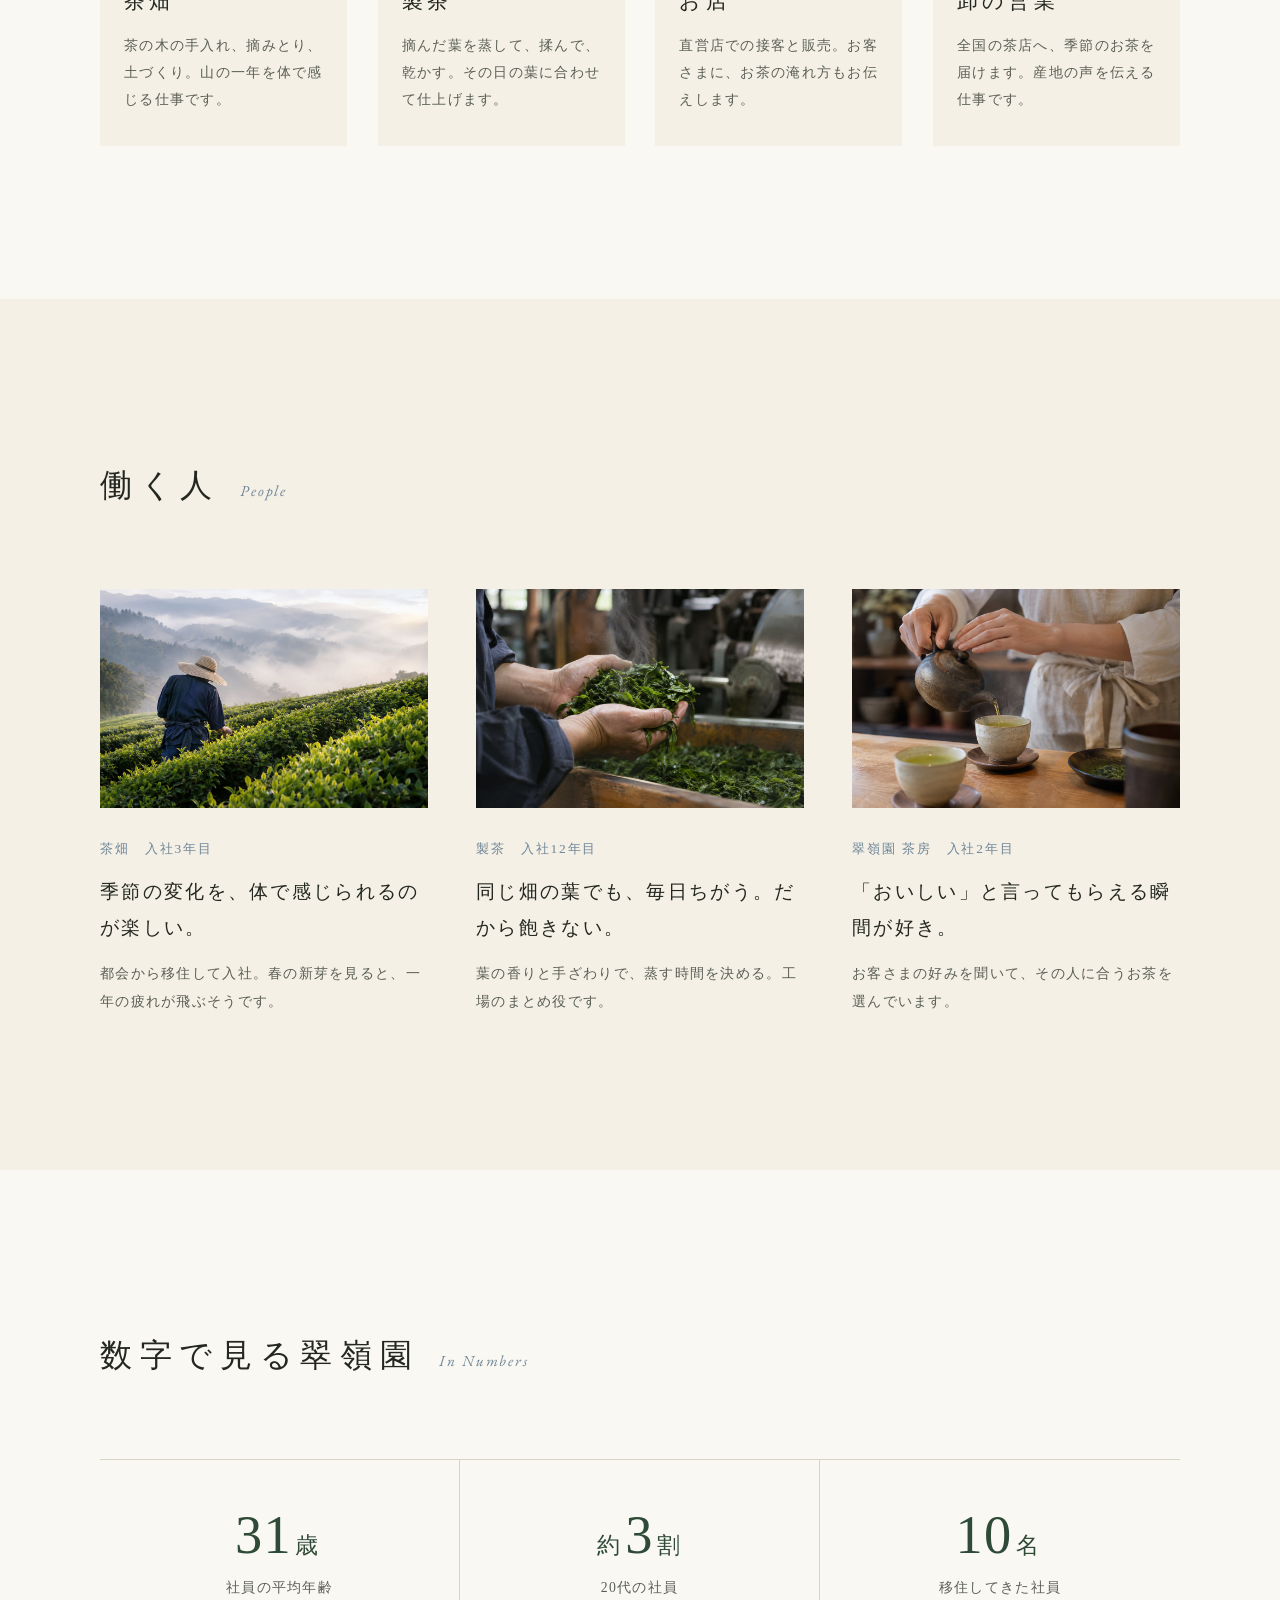
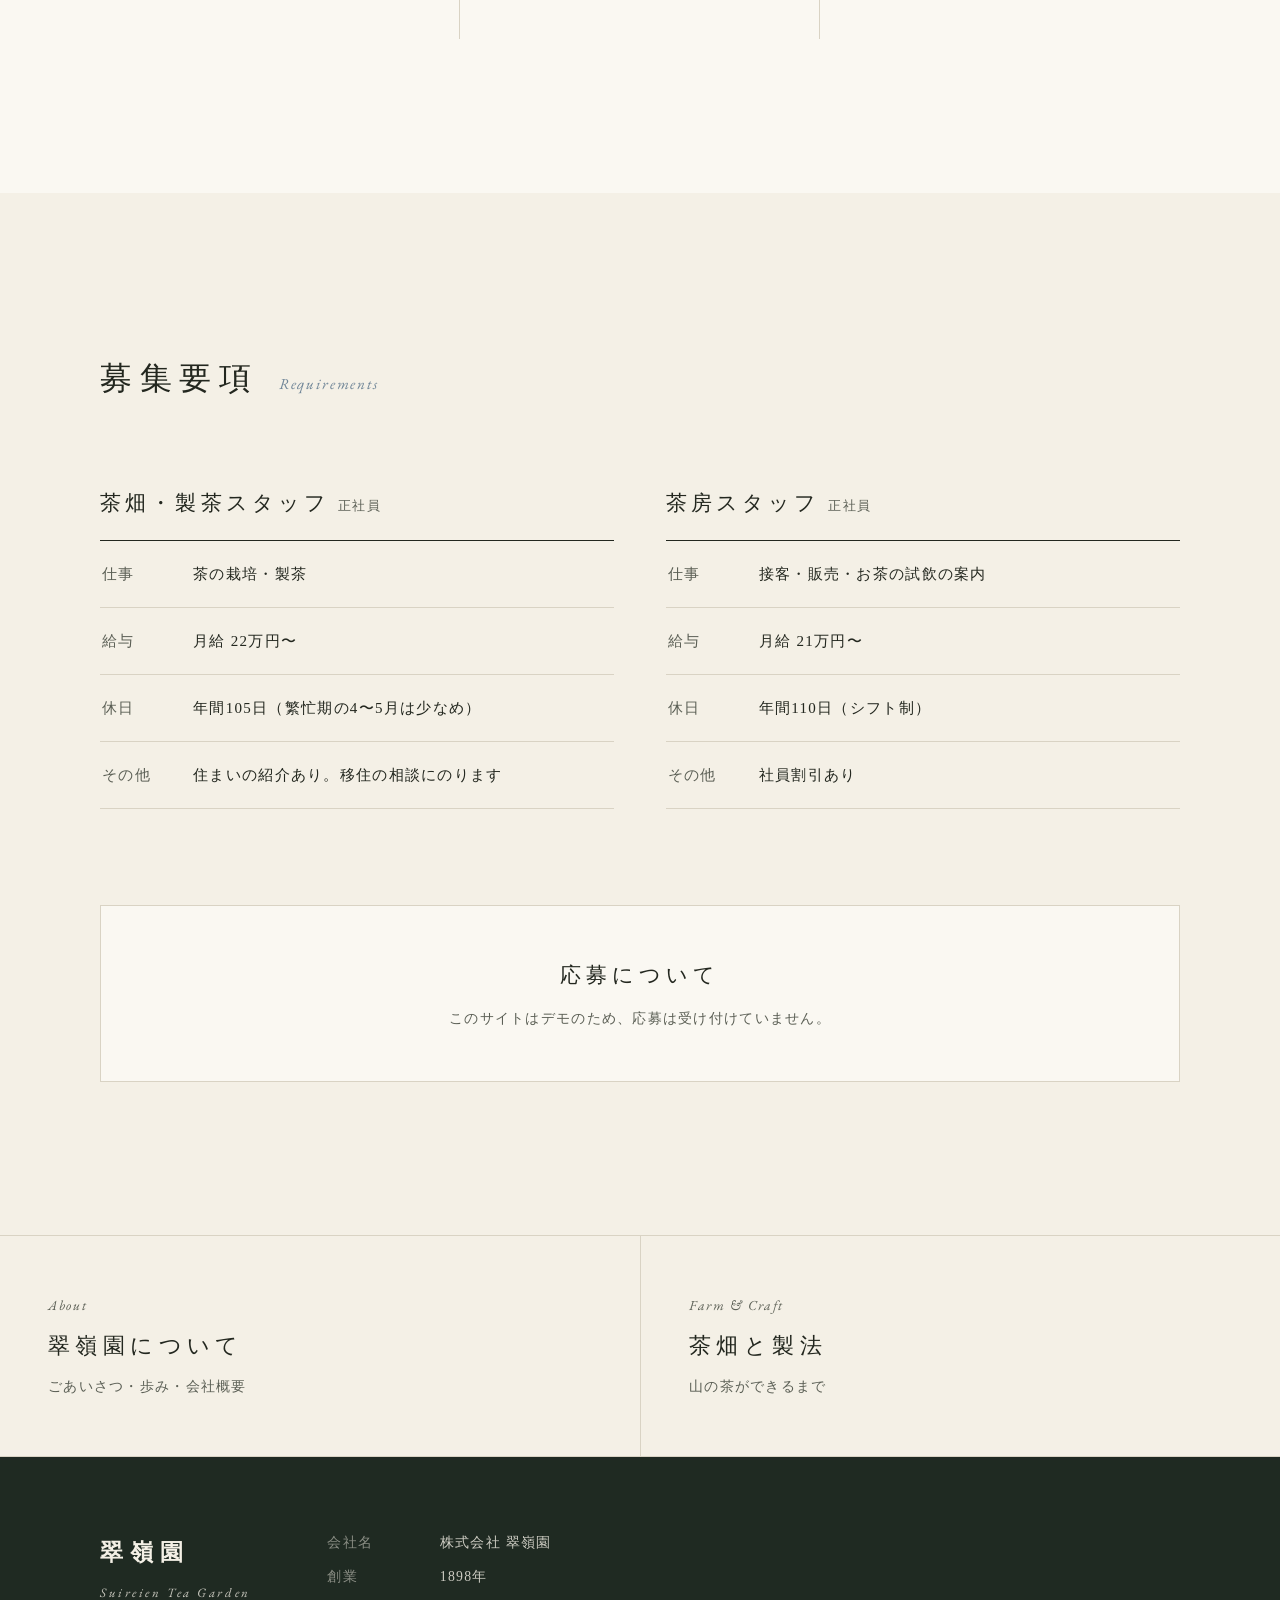
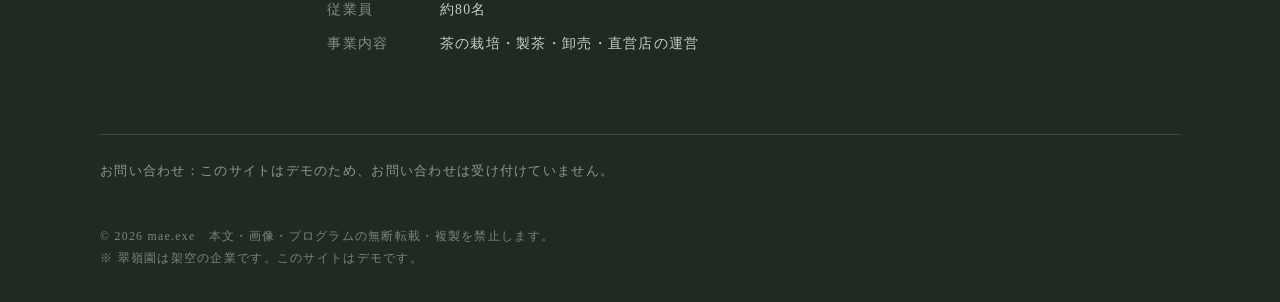
<file: web/03/recruit.html>
<!doctype html>
<html lang="ja">
<head>
<meta charset="utf-8">
<meta name="viewport" content="width=device-width, initial-scale=1">
<title>採用情報 — 翠嶺園</title>
<meta name="description" content="山の仕事を、次の百年へ。翠嶺園の仕事の種類、働く人、募集要項。（架空の企業のサンプルサイトです）">
<meta name="robots" content="noindex, nofollow, noarchive, noimageindex">
<link rel="preconnect" href="https://fonts.googleapis.com">
<link rel="preconnect" href="https://fonts.gstatic.com" crossorigin>
<link href="https://fonts.googleapis.com/css2?family=Zen+Old+Mincho:wght@400;700&family=EB+Garamond:ital@0;1&display=swap" rel="stylesheet">
<link rel="stylesheet" href="sub.css">
<style>
.ph h1.v{writing-mode:vertical-rl;font-size:clamp(2rem,4.6vw,3.4rem);letter-spacing:.32em;line-height:1.8;white-space:nowrap}
.ph-rec{justify-content:flex-end;padding-top:72px;height:min(76svh,680px);min-height:480px}
.ph-rec .ph-in{flex-direction:row-reverse;align-items:flex-start;gap:clamp(24px,4vw,48px)}
.ph-rec .ph-side{display:flex;flex-direction:column;gap:6px;padding-top:8px}

/* メッセージ */
.msg{max-width:40em;margin:0 auto;text-align:center}
.msg p{font-size:clamp(1rem,1.6vw,1.15rem);line-height:2.6;letter-spacing:.16em}

/* 仕事の種類 */
.jobs{display:grid;grid-template-columns:repeat(4,1fr);gap:clamp(16px,2.4vw,32px)}
.jobs li{list-style:none;background:var(--kinari);padding:36px 24px 32px;border-top:2px solid var(--green)}
.jobs .num{font-family:var(--latin);font-size:.9rem;color:var(--accent);letter-spacing:.14em}
.jobs h3{font-size:1.3rem;font-weight:400;letter-spacing:.2em;margin:10px 0 10px}
.jobs p{font-size:.9rem;color:var(--ink-soft);line-height:1.9}
@media (max-width:900px){.jobs{grid-template-columns:repeat(2,1fr)}}
@media (max-width:520px){.jobs{grid-template-columns:1fr}}

/* 働く人 */
.people{display:grid;grid-template-columns:repeat(3,1fr);gap:clamp(24px,4vw,48px)}
.people li{list-style:none}
.pic{position:relative;aspect-ratio:3/2;overflow:hidden;background:var(--green);margin-bottom:24px}
.pic .ph-txt{position:absolute;inset:0;display:flex;align-items:center;justify-content:center;color:rgba(255,255,255,.5);writing-mode:vertical-rl;letter-spacing:.5em}
.people li:nth-child(2) .pic{background:#5a4a37}
.people li:nth-child(3) .pic{background:#7b8a6a}
.pic img{position:absolute;inset:0;width:100%;height:100%;object-fit:cover;transition:transform 1.4s ease}
.people li:hover .pic img{transform:scale(1.04)}
.people .role{font-size:.84rem;color:var(--accent);letter-spacing:.14em}
.people blockquote{font-size:1.2rem;line-height:1.9;letter-spacing:.12em;margin:10px 0 12px}
.people p{font-size:.9rem;color:var(--ink-soft)}
@media (max-width:820px){.people{grid-template-columns:1fr;max-width:520px}}

/* 数字 */
.nums{display:grid;grid-template-columns:repeat(3,1fr);border-top:1px solid var(--line)}
.nums li{list-style:none;padding:40px 8px 36px;text-align:center;border-right:1px solid var(--line)}
.nums li:last-child{border-right:0}
.nums strong{display:block;font-size:clamp(2.2rem,4.4vw,3.4rem);font-weight:400;line-height:1.3;color:var(--green)}
.nums strong small{font-size:.42em;margin:0 .15em;letter-spacing:.1em}
.nums span{font-size:.86rem;color:var(--ink-soft)}
@media (max-width:620px){.nums{grid-template-columns:1fr}.nums li{border-right:0;border-bottom:1px solid var(--line)}}

/* 募集要項 */
.reqs{display:grid;grid-template-columns:repeat(2,1fr);gap:clamp(24px,4vw,56px)}
.req h3{font-size:1.3rem;font-weight:400;letter-spacing:.2em;padding-bottom:16px;border-bottom:1px solid var(--ink)}
.req h3 small{font-size:.8rem;color:var(--ink-soft);margin-left:.6em;letter-spacing:.1em}
.req div{display:grid;grid-template-columns:5em 1fr;gap:16px;padding:18px 2px;border-bottom:1px solid var(--line);font-size:.94rem}
.req dt{color:var(--ink-soft)}
@media (max-width:760px){.reqs{grid-template-columns:1fr}}

/* 応募 */
.apply{margin-top:clamp(56px,8vw,96px);text-align:center;padding:48px 24px;border:1px solid var(--line);background:var(--paper)}
.apply b{display:block;font-size:1.3rem;font-weight:400;letter-spacing:.24em;margin-bottom:8px}
.apply p{font-size:.9rem;color:var(--ink-soft)}
</style>
</head>
<body class="hero-dark" data-season="autumn">

<header class="hd" id="hd">
  <a class="logo" href="index.html"><b>翠嶺園</b><small>Suireien</small></a>
  <button class="menu-btn" id="menuBtn" aria-expanded="false" aria-controls="nav">MENU</button>
  <nav class="nav" id="nav">
    <a href="about.html">翠嶺園について</a>
    <a href="farm.html">茶畑と製法</a>
    <a href="index.html#tea">お茶</a>
    <a href="index.html#shops">直営店</a>
    <a href="recruit.html" aria-current="page">採用</a>
  </nav>
</header>

<main>
  <section class="ph ph-rec">
    <svg class="ph-ridges" viewBox="0 0 1200 400" preserveAspectRatio="none" aria-hidden="true">
      <g fill="none" stroke="#f4f0e6" stroke-width="3" opacity=".12">
        <path d="M0 140 Q600 60 1200 140"/><path d="M0 200 Q600 120 1200 200"/><path d="M0 260 Q600 180 1200 260"/><path d="M0 320 Q600 240 1200 320"/><path d="M0 380 Q600 300 1200 380"/>
      </g>
    </svg>
    <div class="ph-in">
      <h1 class="v">山の仕事を、<br>次の百年へ。</h1>
      <div class="ph-side">
        <span class="en">Recruit</span>
        <p>採用情報</p>
        <p class="ph-crumb"><a href="index.html">トップ</a>　／　採用</p>
      </div>
    </div>
  </section>

  <!-- メッセージ -->
  <section class="sec">
    <div class="msg rv">
      <span class="en">Message</span>
      <p>茶づくりは、自然を相手にする仕事です。<br>思いどおりにならない日もありますが、<br>そのぶん、いい茶ができた年の喜びは大きい。<br>山の仕事を、いっしょに次の世代へつなぎませんか。</p>
    </div>
  </section>

  <!-- 仕事の種類 -->
  <section class="sec alt">
    <div class="wrap">
      <div class="head rv"><h2>仕事の種類</h2><span class="en">Jobs</span></div>
      <ul class="jobs">
        <li class="rv"><span class="num">01</span><h3>茶畑</h3><p>茶の木の手入れ、摘みとり、土づくり。山の一年を体で感じる仕事です。</p></li>
        <li class="rv"><span class="num">02</span><h3>製茶</h3><p>摘んだ葉を蒸して、揉んで、乾かす。その日の葉に合わせて仕上げます。</p></li>
        <li class="rv"><span class="num">03</span><h3>お店</h3><p>直営店での接客と販売。お客さまに、お茶の淹れ方もお伝えします。</p></li>
        <li class="rv"><span class="num">04</span><h3>卸の営業</h3><p>全国の茶店へ、季節のお茶を届けます。産地の声を伝える仕事です。</p></li>
      </ul>
    </div>
  </section>

  <!-- 働く人 -->
  <section class="sec">
    <div class="wrap">
      <div class="head rv"><h2>働く人</h2><span class="en">People</span></div>
      <ul class="people">
        <li class="rv">
          <div class="pic"><span class="ph-txt">茶畑</span><img src="img/staff-1.jpg" alt="茶畑で新芽を確かめるスタッフ" loading="lazy" onerror="this.remove()"></div>
          <span class="role">茶畑　入社3年目</span>
          <blockquote>季節の変化を、体で感じられるのが楽しい。</blockquote>
          <p>都会から移住して入社。春の新芽を見ると、一年の疲れが飛ぶそうです。</p>
        </li>
        <li class="rv">
          <div class="pic"><span class="ph-txt">製茶</span><img src="img/staff-2.jpg" alt="蒸した茶葉を手に取るスタッフ" loading="lazy" onerror="this.remove()"></div>
          <span class="role">製茶　入社12年目</span>
          <blockquote>同じ畑の葉でも、毎日ちがう。だから飽きない。</blockquote>
          <p>葉の香りと手ざわりで、蒸す時間を決める。工場のまとめ役です。</p>
        </li>
        <li class="rv">
          <div class="pic"><span class="ph-txt">茶房</span><img src="img/staff-3.jpg" alt="お茶を注ぐスタッフ" loading="lazy" onerror="this.remove()"></div>
          <span class="role">翠嶺園 茶房　入社2年目</span>
          <blockquote>「おいしい」と言ってもらえる瞬間が好き。</blockquote>
          <p>お客さまの好みを聞いて、その人に合うお茶を選んでいます。</p>
        </li>
      </ul>
    </div>
  </section>

  <!-- 数字で見る -->
  <section class="sec alt">
    <div class="wrap">
      <div class="head rv"><h2>数字で見る翠嶺園</h2><span class="en">In Numbers</span></div>
      <ul class="nums rv">
        <li><strong data-count="38">38<small>歳</small></strong><span>社員の平均年齢</span></li>
        <li><strong><small>約</small>3<small>割</small></strong><span>20代の社員</span></li>
        <li><strong data-count="12">12<small>名</small></strong><span>移住してきた社員</span></li>
      </ul>
    </div>
  </section>

  <!-- 募集要項 -->
  <section class="sec">
    <div class="wrap">
      <div class="head rv"><h2>募集要項</h2><span class="en">Requirements</span></div>
      <div class="reqs">
        <dl class="req rv">
          <h3>茶畑・製茶スタッフ<small>正社員</small></h3>
          <div><dt>仕事</dt><dd>茶の栽培・製茶</dd></div>
          <div><dt>給与</dt><dd>月給 22万円〜</dd></div>
          <div><dt>休日</dt><dd>年間105日（繁忙期の4〜5月は少なめ）</dd></div>
          <div><dt>その他</dt><dd>住まいの紹介あり。移住の相談にのります</dd></div>
        </dl>
        <dl class="req rv">
          <h3>茶房スタッフ<small>正社員</small></h3>
          <div><dt>仕事</dt><dd>接客・販売・お茶の試飲の案内</dd></div>
          <div><dt>給与</dt><dd>月給 21万円〜</dd></div>
          <div><dt>休日</dt><dd>年間110日（シフト制）</dd></div>
          <div><dt>その他</dt><dd>社員割引あり</dd></div>
        </dl>
      </div>
      <div class="apply rv">
        <b>応募について</b>
        <p>このサイトはデモのため、応募は受け付けていません。</p>
      </div>
    </div>
  </section>

  <nav class="next" aria-label="ほかのページ">
    <a href="about.html"><span class="en">About</span><b>翠嶺園について</b><span>ごあいさつ・歩み・会社概要</span></a>
    <a href="farm.html"><span class="en">Farm &amp; Craft</span><b>茶畑と製法</b><span>山の茶ができるまで</span></a>
  </nav>
</main>

<footer class="ft">
  <div class="wrap">
    <div class="logo"><b>翠嶺園</b><small>Suireien Tea Garden</small></div>
    <dl>
      <dt>会社名</dt><dd>株式会社 翠嶺園</dd>
      <dt>創業</dt><dd>1898年</dd>
      <dt>従業員</dt><dd>約80名</dd>
      <dt>事業内容</dt><dd>茶の栽培・製茶・卸売・直営店の運営</dd>
    </dl>
    <p class="contact">お問い合わせ：このサイトはデモのため、お問い合わせは受け付けていません。</p>
  </div>
  <p class="copy">© 2026 mae.exe　本文・画像・プログラムの無断転載・複製を禁止します。<br>※ 翠嶺園は架空の企業です。このサイトはデモです。</p>
</footer>

<script src="sub.js"></script>
</body>
</html>
</file>
<file: web/03/sub.css>
/* 翠嶺園 下層ページ共通（トップの index.html と同じ見た目の決まり） */
:root{
  --ink:#23271f;
  --ink-soft:#5b5f55;
  --green:#2f4a36;
  --kinari:#f4f0e6;
  --paper:#faf8f2;
  --line:#d9d3c4;
  --accent:#b5652b;
  --sky:#f1e8dc;
  --m1:#c9935e;--m2:#a8703f;--m3:#4d6b3d;
  --mincho:"Zen Old Mincho","Hiragino Mincho ProN","Yu Mincho",serif;
  --latin:"EB Garamond","Zen Old Mincho",serif;
}
body[data-season="spring"]{--accent:#8fae2f;--sky:#eef2e0;--m1:#b9c9a6;--m2:#8fa985;--m3:#4f6f45}
body[data-season="summer"]{--accent:#3d7a4c;--sky:#e3eee6;--m1:#a9bfb6;--m2:#77978a;--m3:#2f5a3e}
body[data-season="autumn"]{--accent:#b5652b;--sky:#f1e8dc;--m1:#cdb7a2;--m2:#a98d72;--m3:#55603f}
body[data-season="winter"]{--accent:#6f8597;--sky:#eceff2;--m1:#c3cad0;--m2:#9aa6ad;--m3:#56645f}

*{box-sizing:border-box;margin:0;padding:0}
html{scroll-behavior:smooth}
body{background:var(--kinari);color:var(--ink);font-family:var(--mincho);line-height:2;letter-spacing:.08em;-webkit-font-smoothing:antialiased;overflow-x:hidden}
a{color:inherit;text-decoration:none}
img{display:block;max-width:100%}
.en{font-family:var(--latin);font-style:italic;letter-spacing:.12em;font-size:.95rem;color:var(--accent)}

/* ---------- ヘッダー ---------- */
.hd{position:fixed;inset:0 0 auto 0;z-index:20;display:flex;align-items:center;justify-content:space-between;padding:20px clamp(16px,4vw,48px);color:var(--ink);transition:background-color .4s,color .4s,padding .4s}
.hero-dark .hd{color:#fff}
.hd.is-solid,.hero-dark .hd.is-solid{background:rgba(244,240,230,.94);color:var(--ink);padding-top:12px;padding-bottom:12px;box-shadow:0 1px 0 var(--line)}
.logo{display:flex;align-items:baseline;gap:12px}
.logo b{font-size:1.45rem;font-weight:700;letter-spacing:.3em}
.logo small{font-family:var(--latin);font-style:italic;font-size:.8rem;letter-spacing:.2em;opacity:.8}
.nav{display:flex;gap:clamp(16px,2.4vw,36px);font-size:.88rem}
.nav a{position:relative;padding:4px 0}
.nav a::after{content:"";position:absolute;left:0;right:100%;bottom:0;height:1px;background:currentColor;transition:right .3s}
.nav a:hover::after,.nav a[aria-current="page"]::after{right:0}
.menu-btn{display:none;background:none;border:0;color:inherit;font:inherit;font-size:.85rem;letter-spacing:.2em;cursor:pointer;padding:8px 0}
@media (max-width:820px){
  .menu-btn{display:block;position:relative;z-index:1}
  .nav{position:fixed;inset:0;background:var(--green);color:#fff;flex-direction:column;align-items:center;justify-content:center;gap:28px;font-size:1.1rem;opacity:0;pointer-events:none;transition:opacity .3s}
  .nav.is-open{opacity:1;pointer-events:auto}
  body.menu-open .hd{color:#fff;background:transparent;box-shadow:none}
}

/* ---------- ページの見出し ---------- */
.ph{position:relative;height:min(68svh,620px);min-height:420px;overflow:hidden;background:var(--sky);display:flex;align-items:center;padding:0 clamp(16px,8vw,120px)}
.ph-ridges{position:absolute;left:0;right:0;bottom:0;width:100%;height:62%}
.ph-ridges .r1{fill:var(--m1);opacity:.55}
.ph-ridges .r2{fill:var(--m2);opacity:.55}
.ph-ridges .r3{fill:var(--m3);opacity:.7}
.ph-mist{position:absolute;top:0;bottom:0;left:-30%;width:160%;pointer-events:none;background:
  radial-gradient(closest-side,rgba(255,255,255,.7),rgba(255,255,255,0)) 10% 60%/40% 22% no-repeat,
  radial-gradient(closest-side,rgba(255,255,255,.6),rgba(255,255,255,0)) 70% 74%/36% 18% no-repeat,
  radial-gradient(closest-side,rgba(255,255,255,.65),rgba(255,255,255,0)) 40% 88%/50% 20% no-repeat;
  animation:mist 36s ease-in-out infinite alternate}
@keyframes mist{from{transform:translateX(0)}to{transform:translateX(12%)}}
.ph::after{content:"";position:absolute;inset:auto 0 0 0;height:30%;background:linear-gradient(to bottom,rgba(244,240,230,0),var(--kinari));pointer-events:none}
.ph-in{position:relative;z-index:2;display:flex;flex-direction:column;gap:6px}
.ph h1{font-size:clamp(1.9rem,4.4vw,3.2rem);font-weight:400;letter-spacing:.3em;line-height:1.5}
.ph-crumb{font-size:.78rem;color:var(--ink-soft);margin-top:12px}
.ph-crumb a{border-bottom:1px solid var(--line)}
.hero-dark .ph{background:var(--green);color:#f4f0e6}
.hero-dark .ph::after{display:none}
.hero-dark .ph .en{color:#c9d3a8}
.hero-dark .ph-crumb{color:rgba(244,240,230,.7)}
.hero-dark .ph-ridges .r1,.hero-dark .ph-ridges .r2,.hero-dark .ph-ridges .r3{fill:#f4f0e6;opacity:.07}

/* ---------- 共通 ---------- */
.sec{padding:clamp(88px,12vw,160px) clamp(16px,6vw,80px)}
.sec.alt{background:var(--paper)}
.wrap{max-width:1080px;margin:0 auto}
.head{display:flex;align-items:baseline;flex-wrap:wrap;gap:8px 20px;margin-bottom:clamp(40px,6vw,72px)}
.head h2{font-size:clamp(1.5rem,2.6vw,2rem);font-weight:400;letter-spacing:.24em}
.lead{color:var(--ink-soft);max-width:36em;margin:-32px 0 56px}
.more{display:inline-flex;align-items:center;gap:14px;font-size:.92rem;border-bottom:1px solid var(--ink);padding-bottom:6px}
.more::after{content:"";width:28px;height:1px;background:currentColor;transition:width .3s}
.more:hover::after{width:44px}
.rv{opacity:0;transform:translateY(24px);transition:opacity 1.2s ease,transform 1.2s ease}
.rv.is-in{opacity:1;transform:none}

/* 次のページへ */
.next{display:grid;grid-template-columns:repeat(2,1fr);border-top:1px solid var(--line)}
.next a{display:flex;flex-direction:column;gap:4px;padding:56px clamp(16px,4vw,48px);border-bottom:1px solid var(--line);transition:background-color .4s}
.next a + a{border-left:1px solid var(--line)}
.next a:hover{background:var(--paper)}
.next b{font-size:1.4rem;font-weight:400;letter-spacing:.24em}
.next span{font-size:.86rem;color:var(--ink-soft)}
@media (max-width:640px){.next{grid-template-columns:1fr}.next a + a{border-left:0}}

/* ---------- フッター ---------- */
.ft{background:#1f2a22;color:rgba(244,240,230,.82);padding:72px clamp(16px,6vw,80px) 32px;font-size:.86rem}
.ft .wrap{display:grid;grid-template-columns:auto 1fr;gap:clamp(32px,6vw,96px)}
.ft .logo{color:#f4f0e6;flex-direction:column;gap:4px}
.ft dl{display:grid;grid-template-columns:7em 1fr;gap:6px 16px}
.ft dt{color:rgba(244,240,230,.5)}
.ft .contact{grid-column:1/-1;padding-top:24px;border-top:1px solid rgba(244,240,230,.15);color:rgba(244,240,230,.55);font-size:.8rem}
.ft .copy{max-width:1080px;margin:40px auto 0;font-size:.74rem;color:rgba(244,240,230,.45);line-height:1.9}
@media (max-width:720px){.ft .wrap{grid-template-columns:1fr}.ft dl{grid-template-columns:1fr;gap:0}.ft dd{margin-bottom:10px}}

@media (prefers-reduced-motion:reduce){
  *{animation:none!important;transition:none!important}
  .rv{opacity:1;transform:none}
}
</file>
